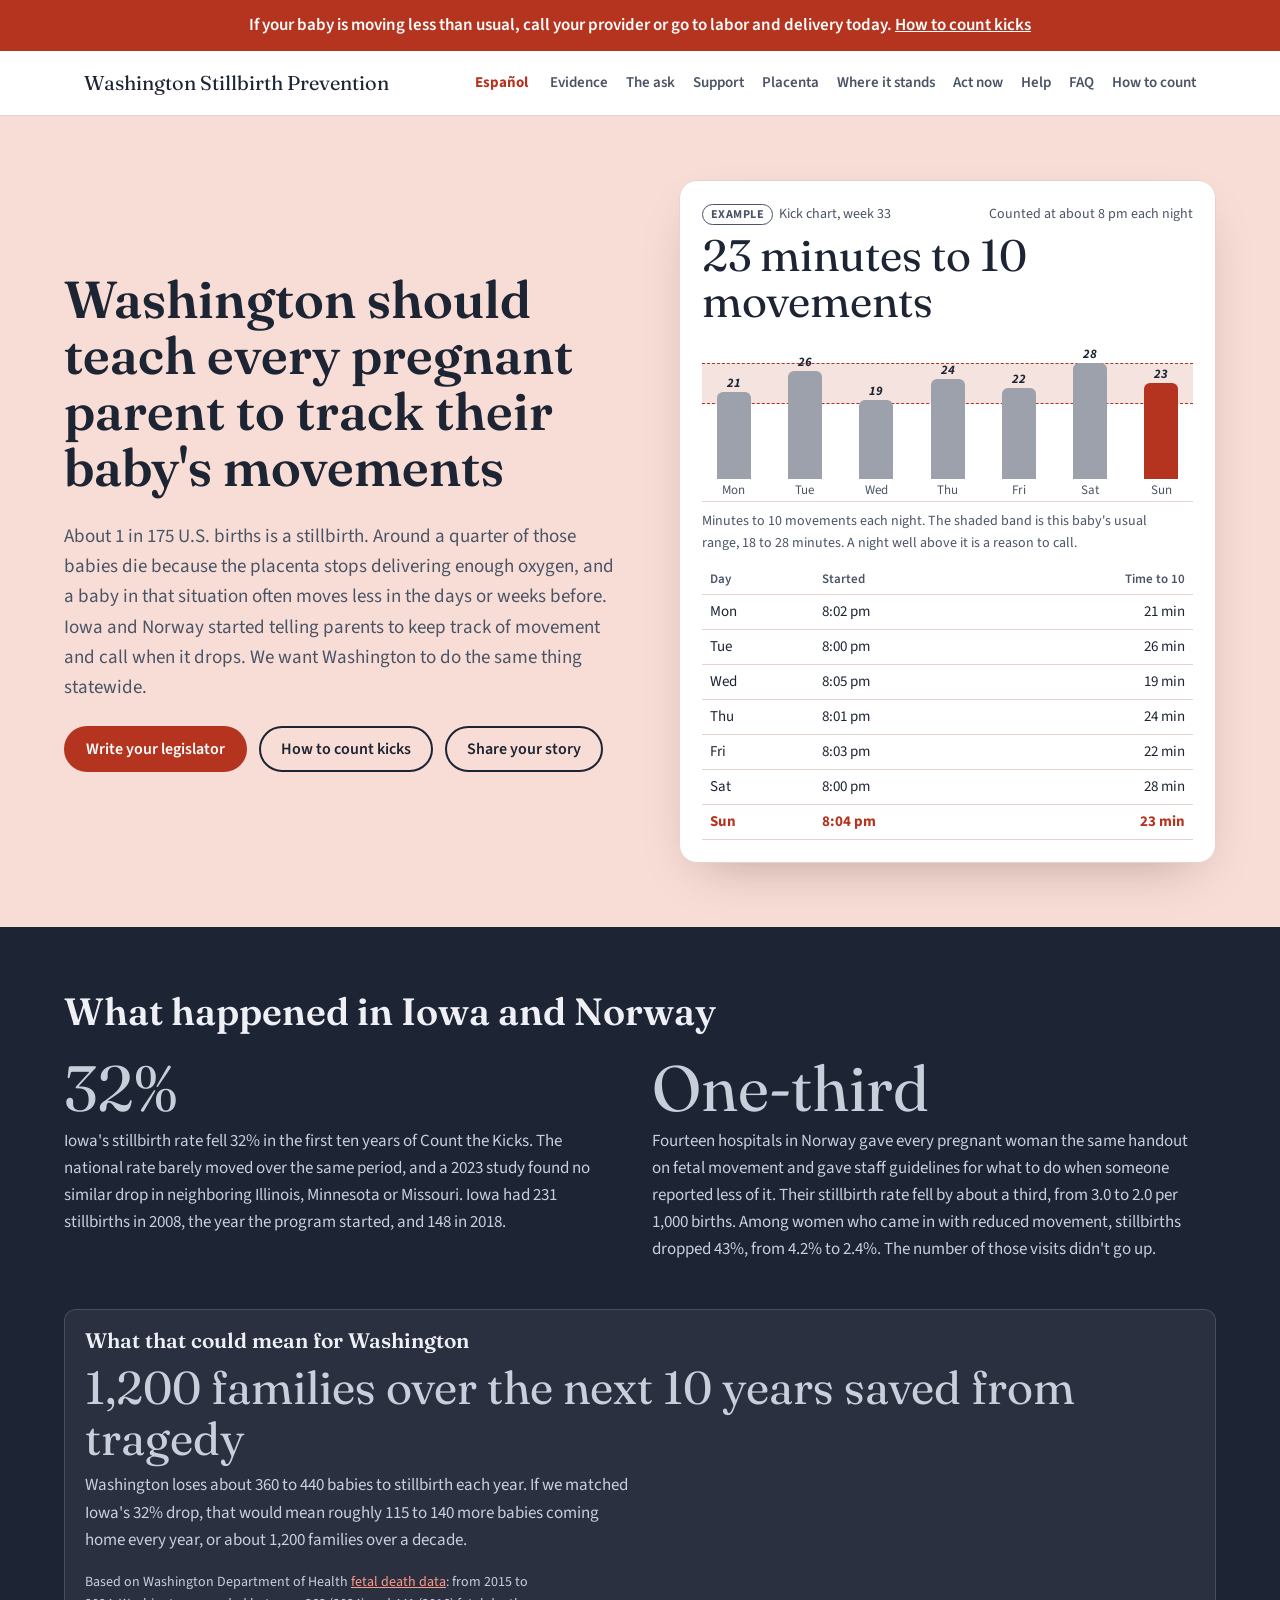
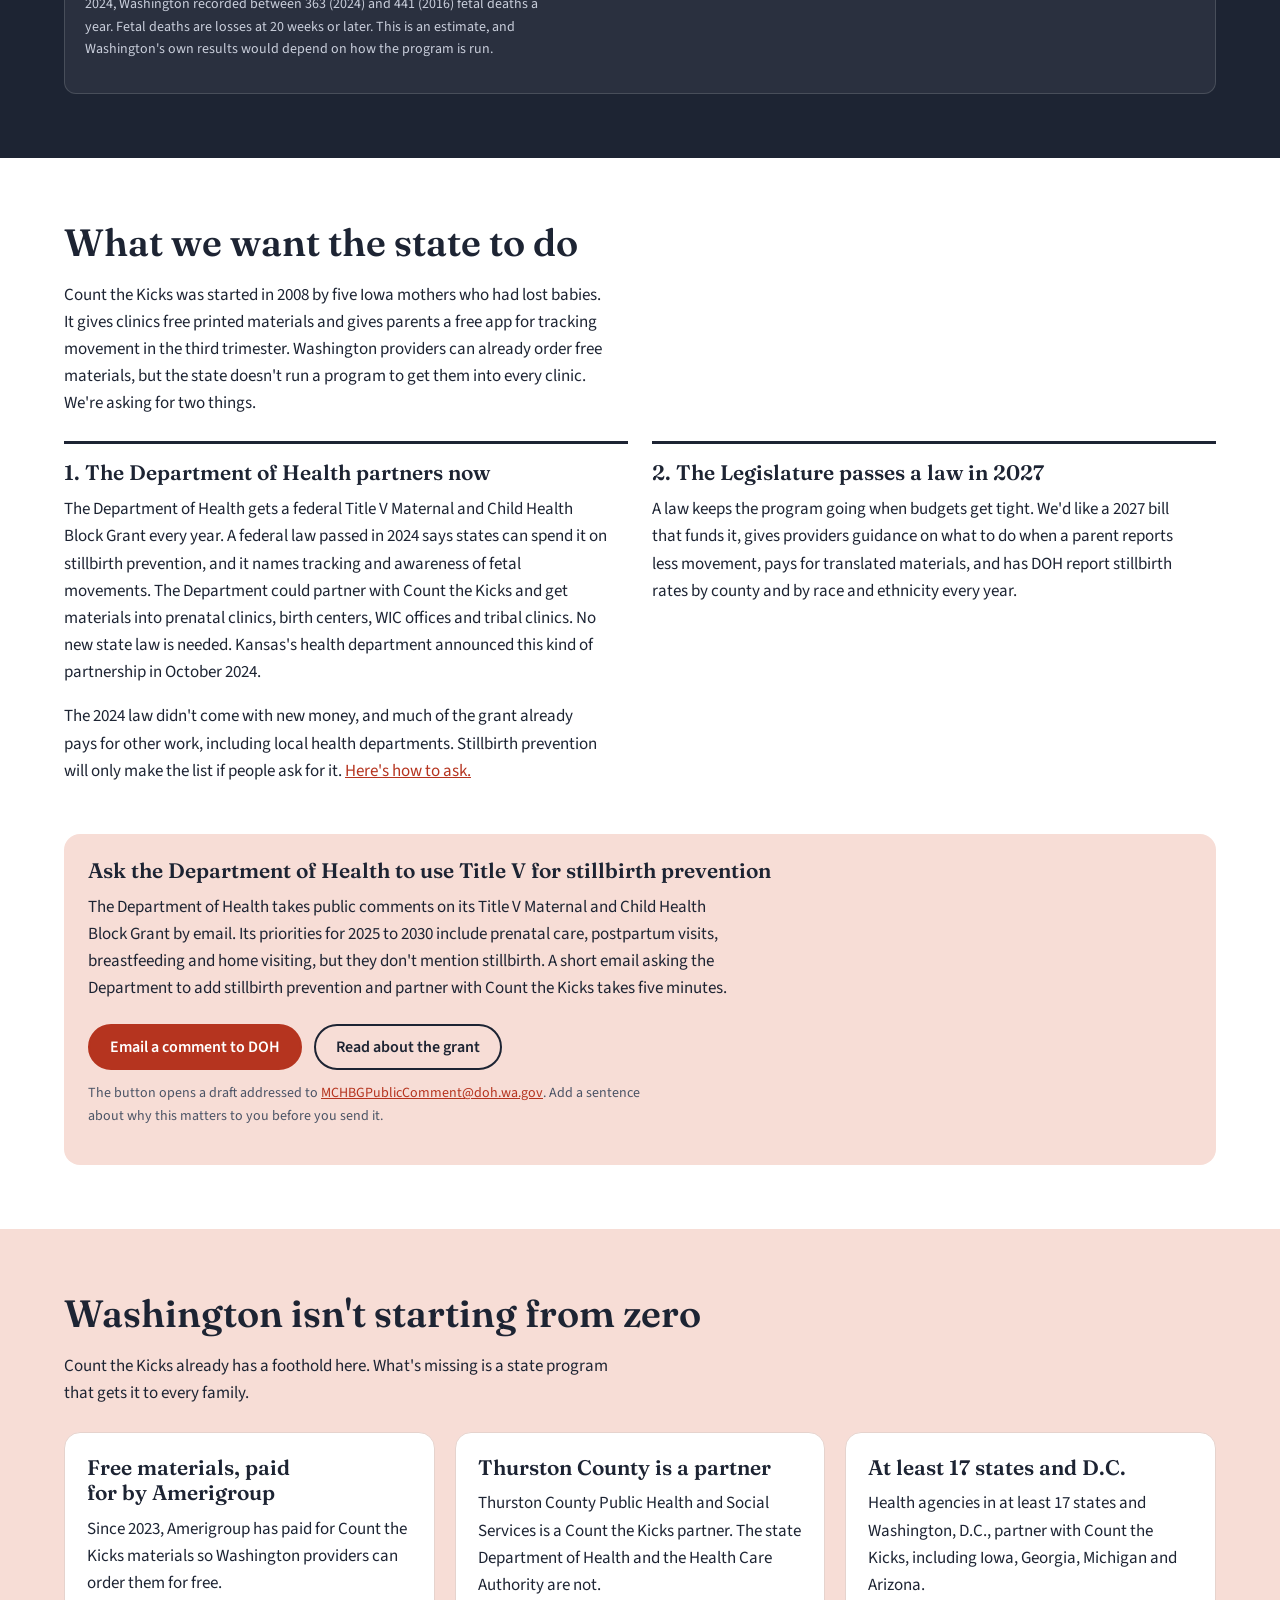
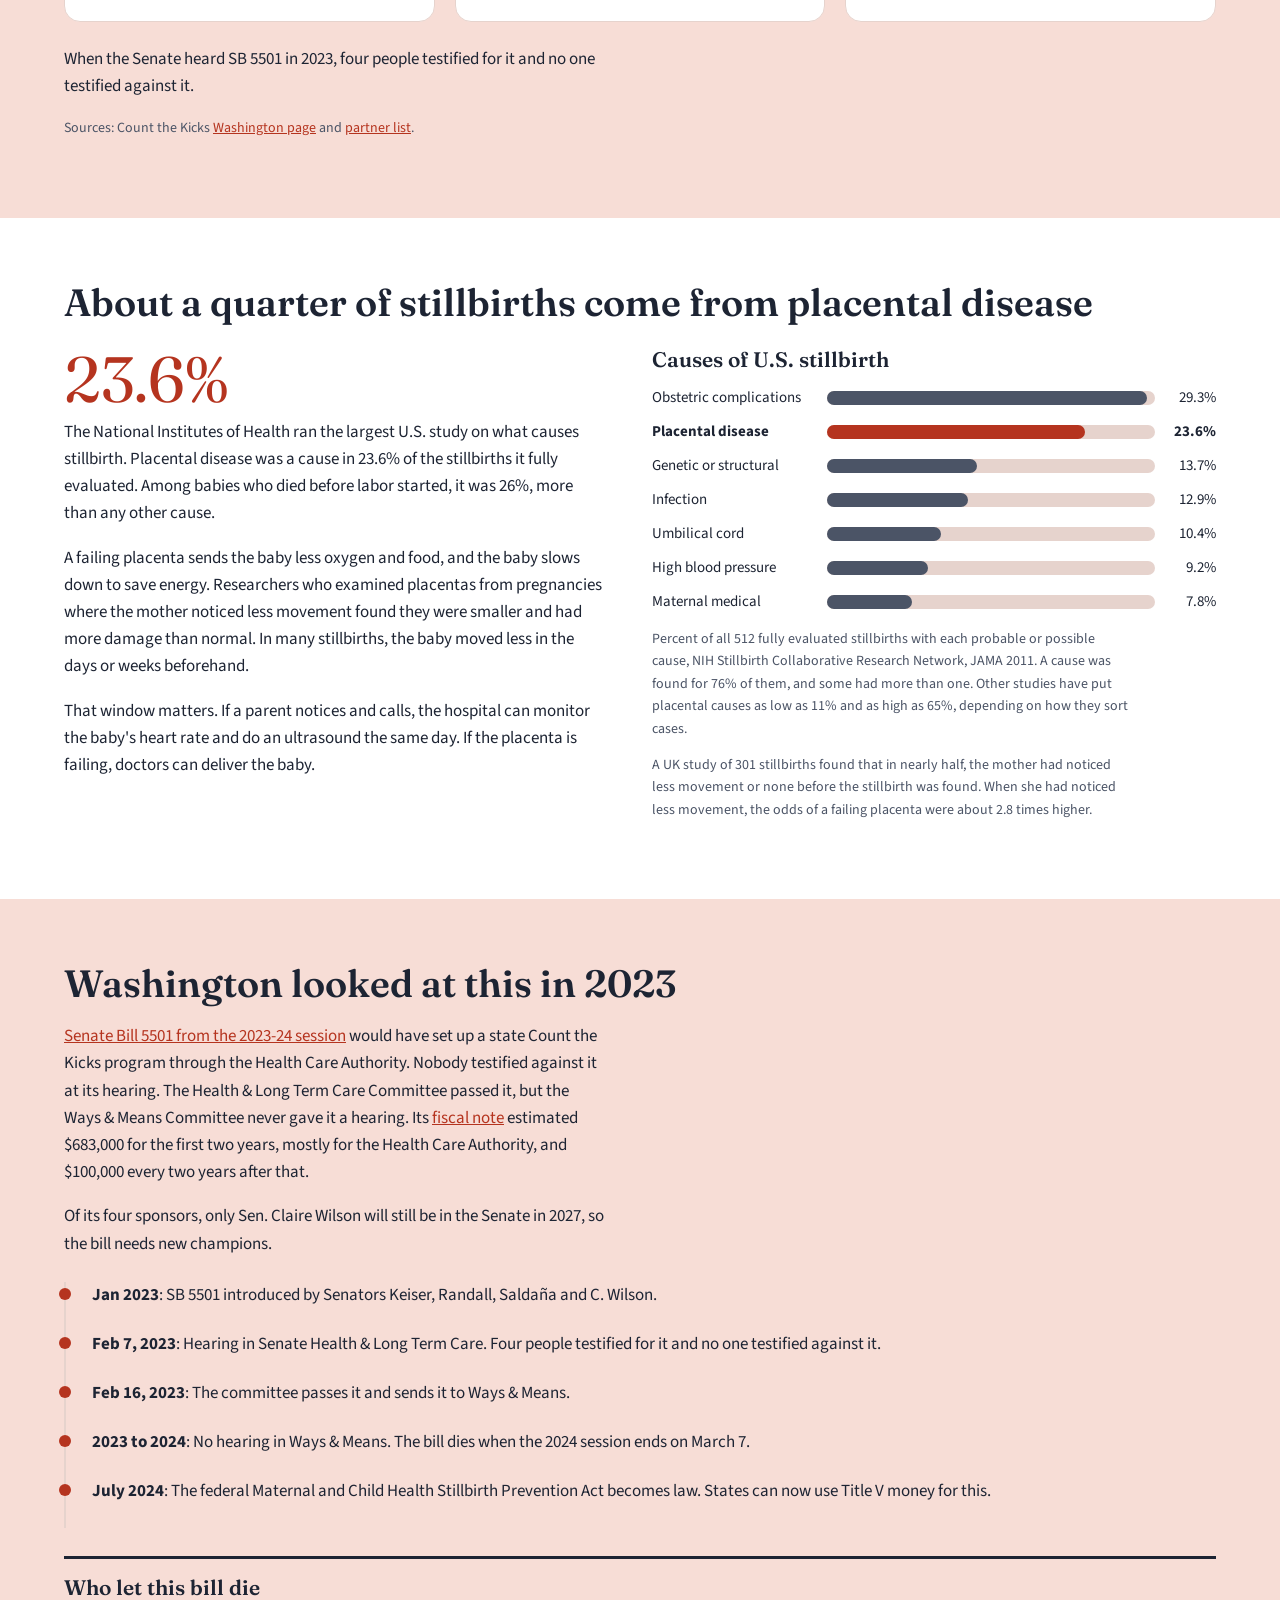
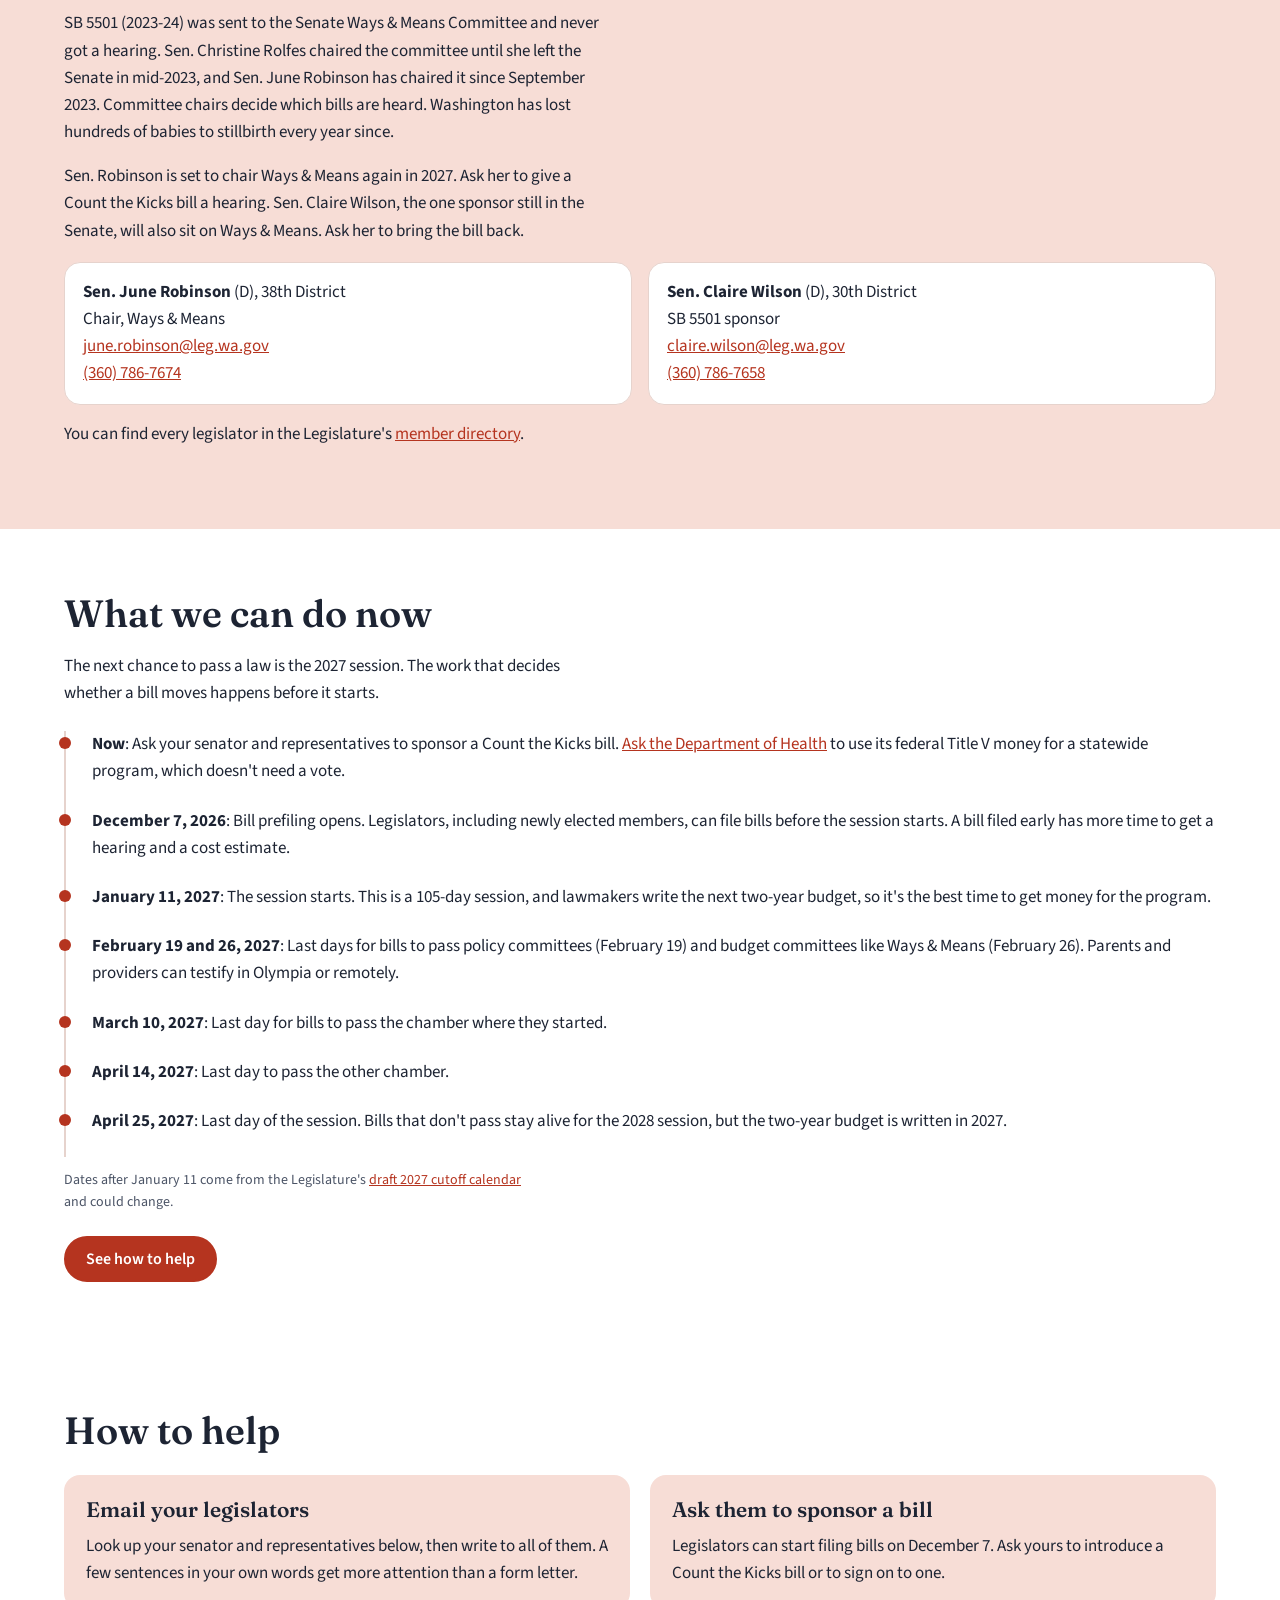
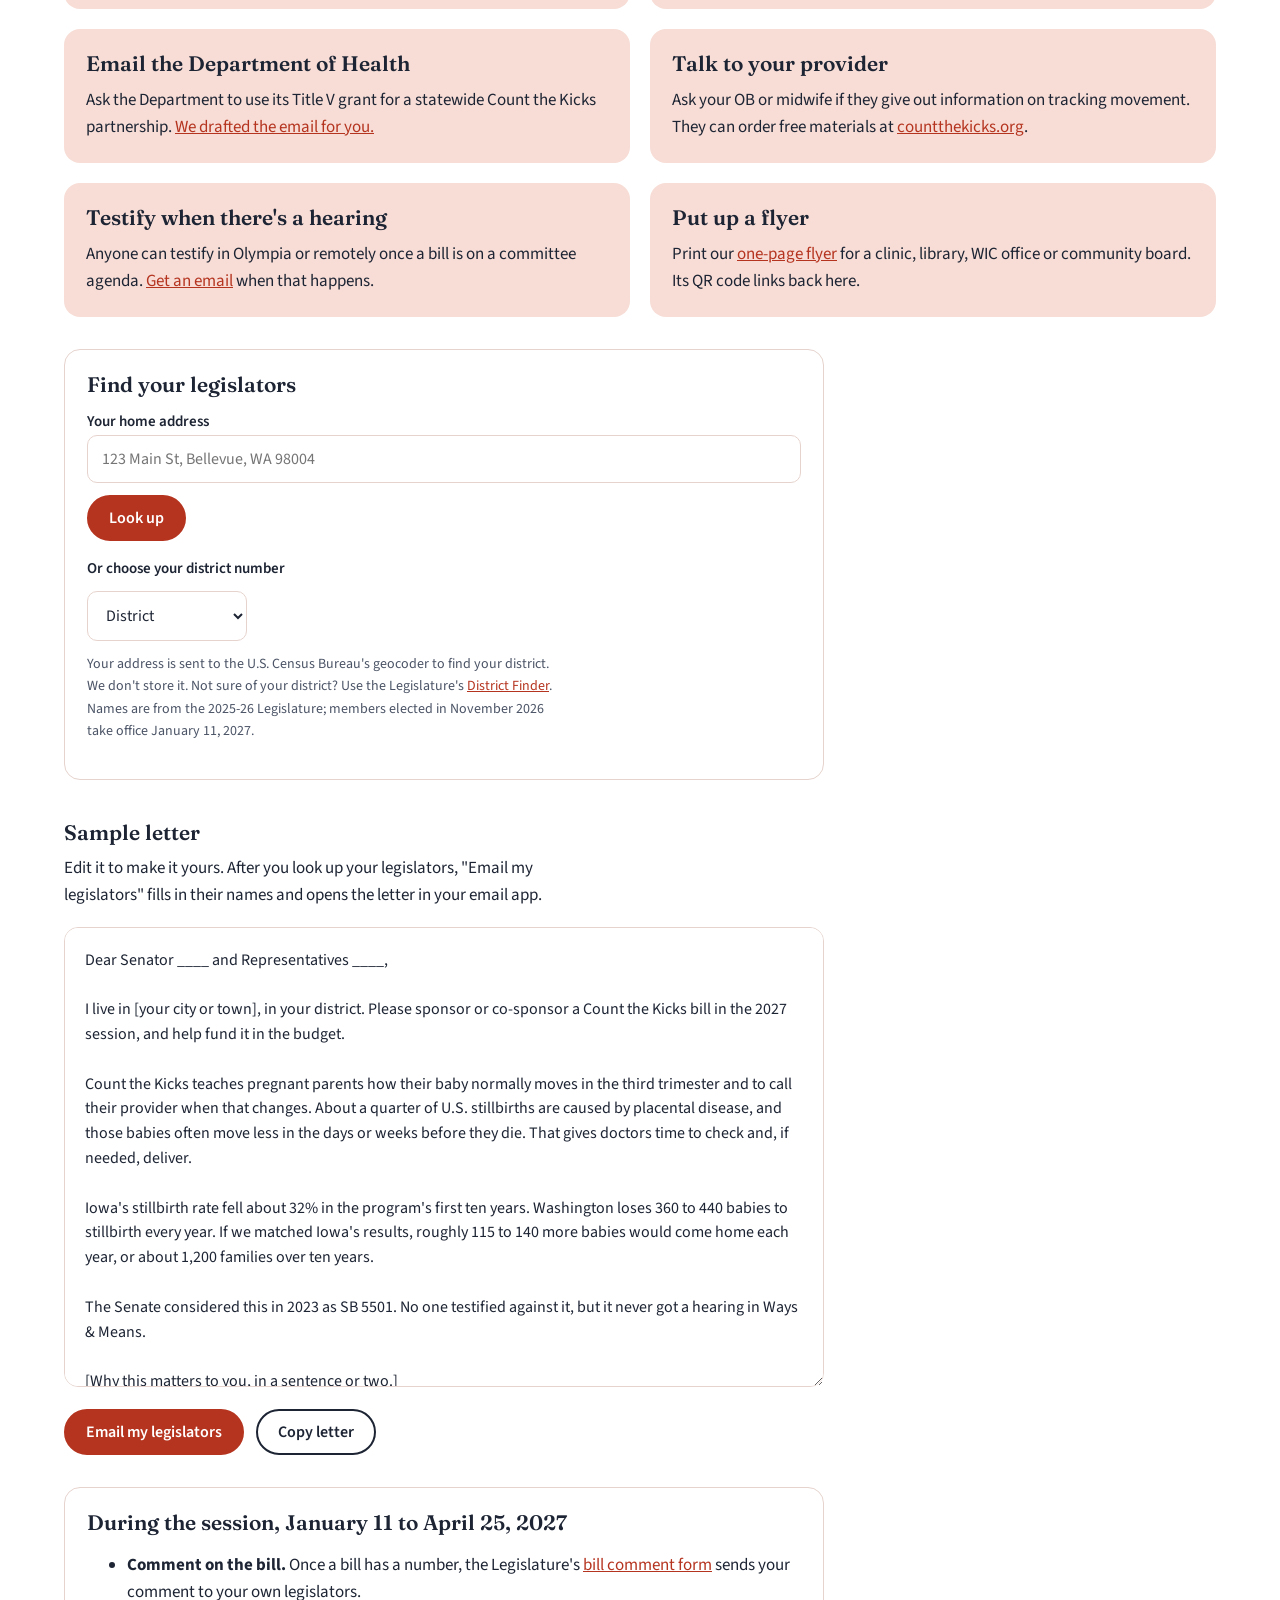
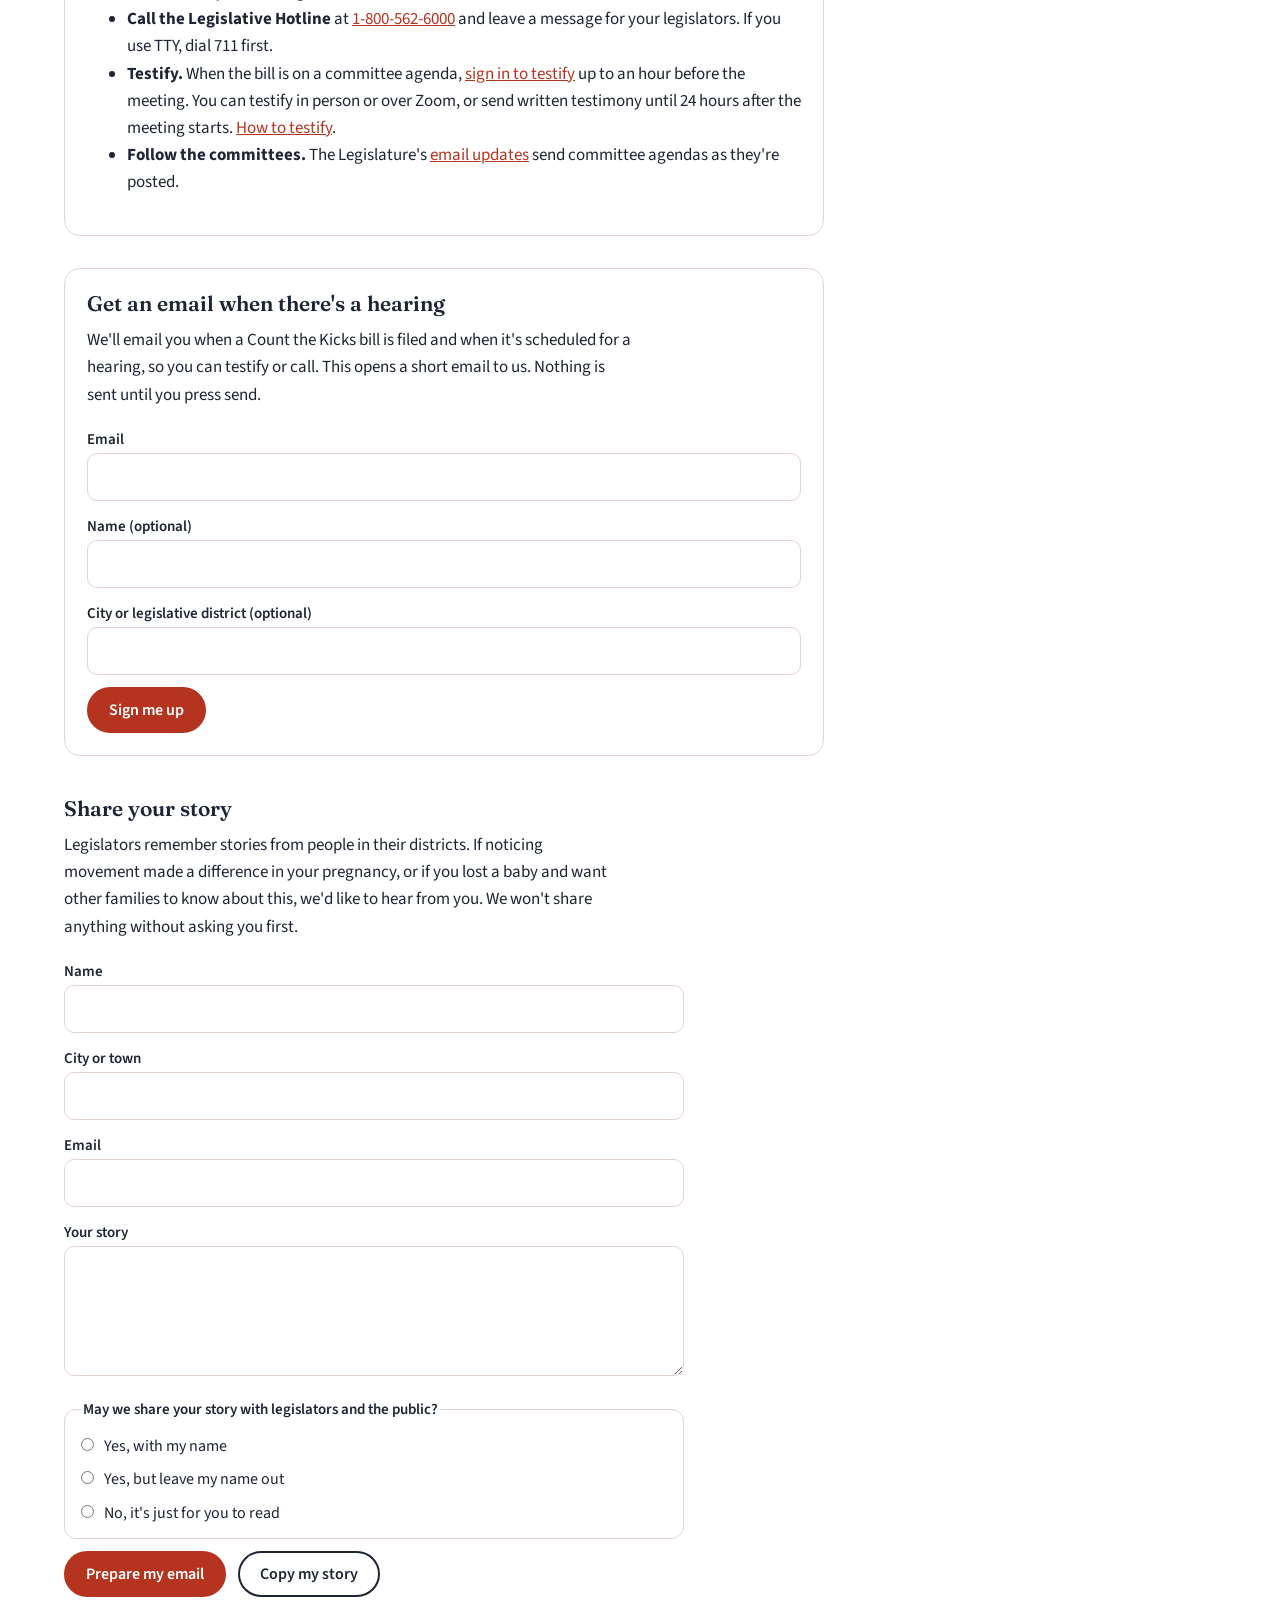
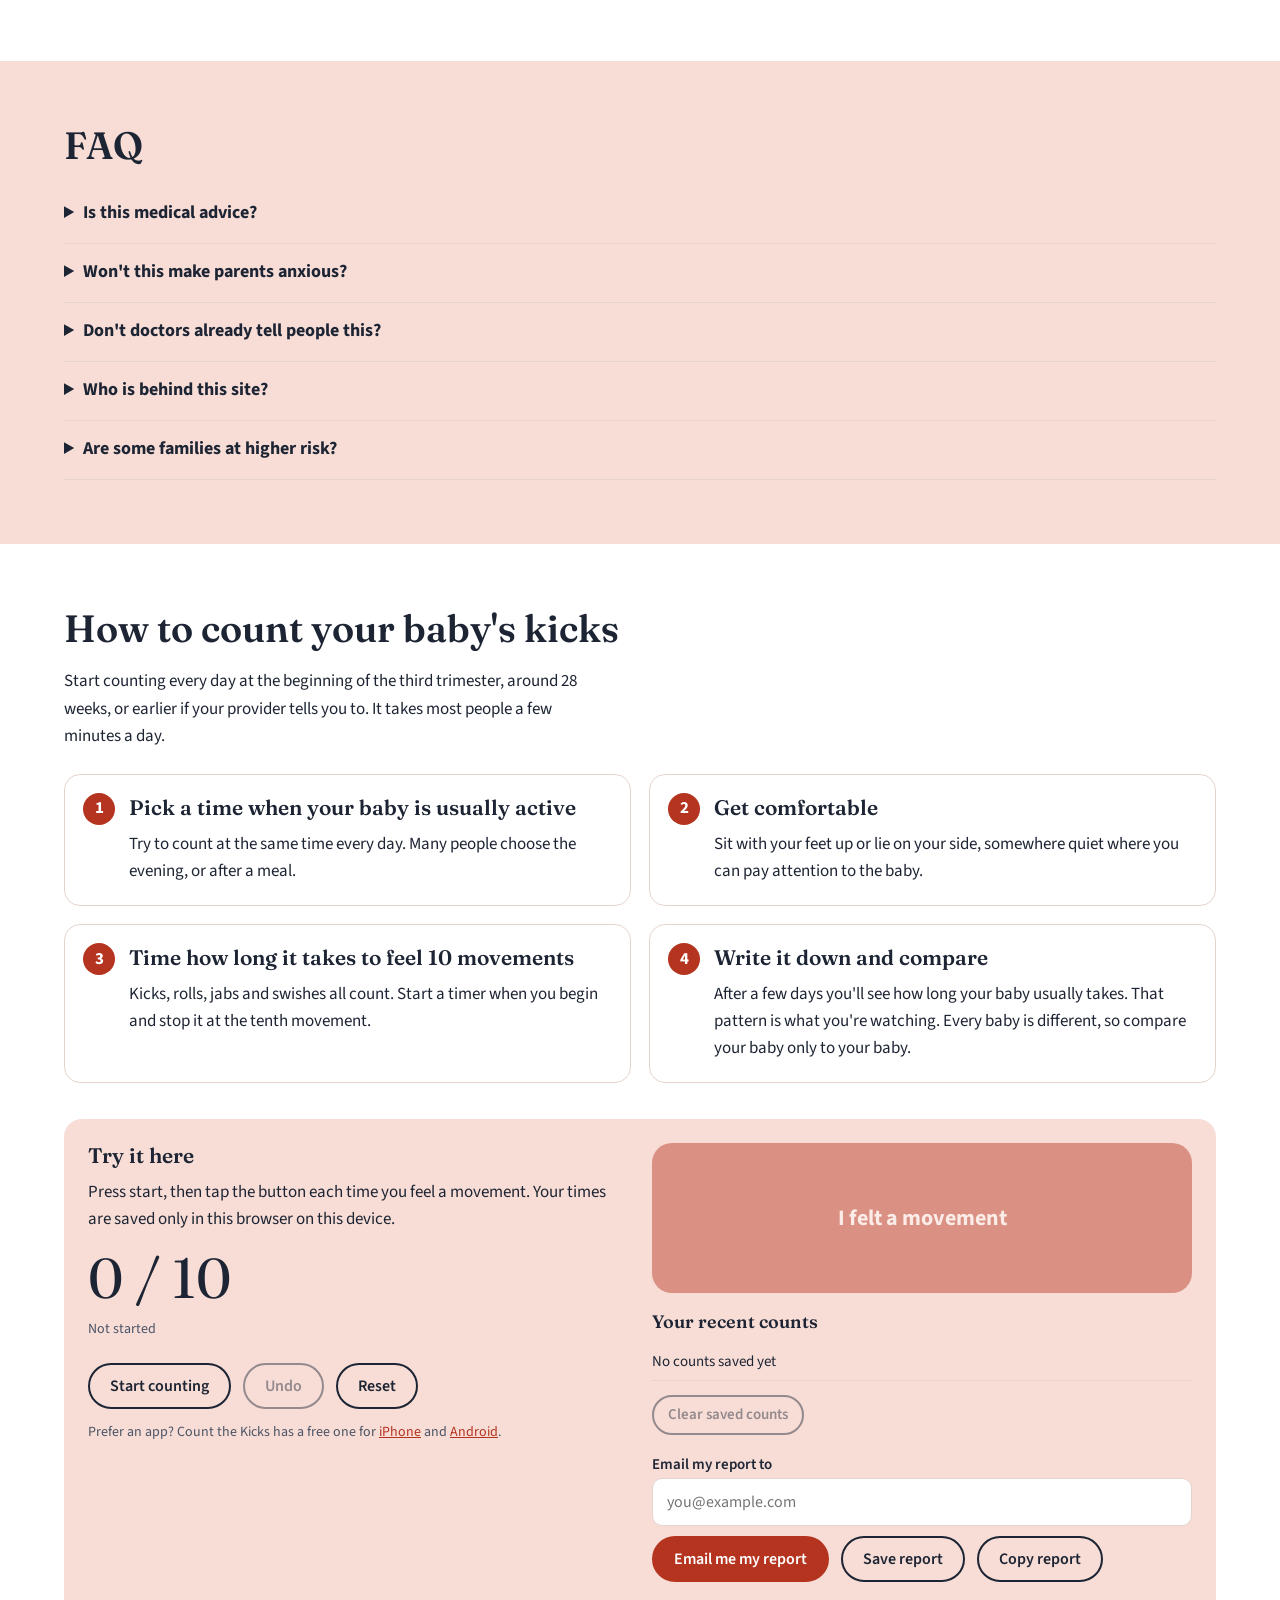
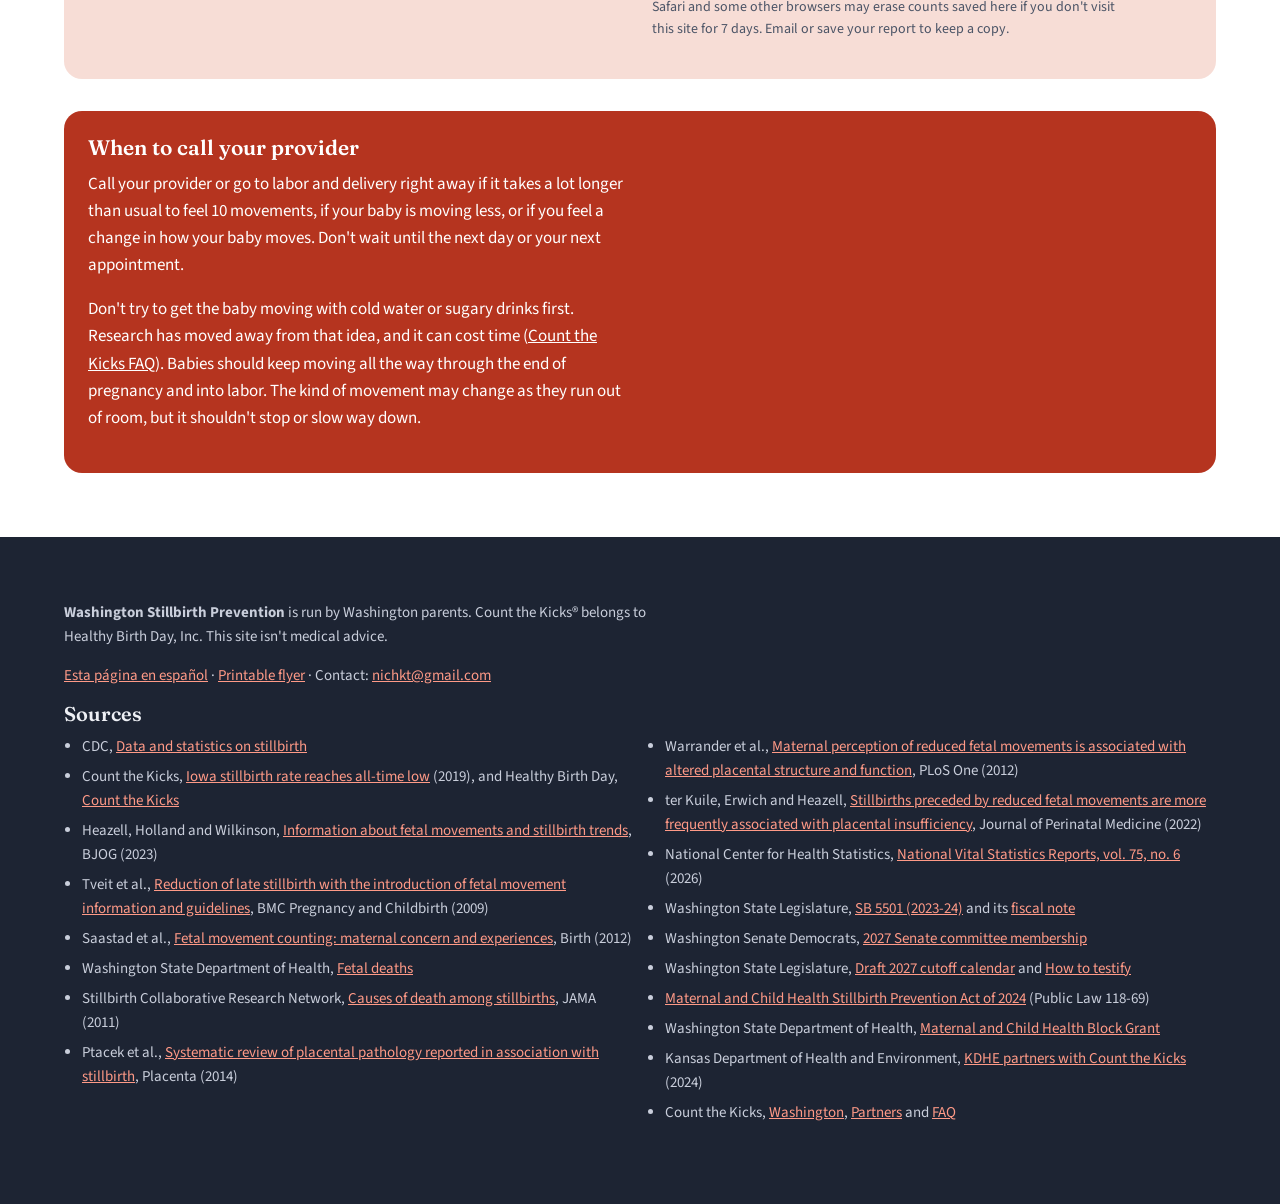
<file: index.html>
<!DOCTYPE html>
<html lang="en">
<head>
<meta charset="utf-8">
<meta name="viewport" content="width=device-width,initial-scale=1">
<title>Washington Stillbirth Prevention</title>
<meta name="description" content="A citizen campaign asking Washington State to launch a statewide fetal movement awareness program modeled on Count the Kicks.">
<link rel="canonical" href="https://washingtonstillbirthprevention.org/">
<link rel="alternate" hreflang="en" href="https://washingtonstillbirthprevention.org/">
<link rel="alternate" hreflang="es" href="https://washingtonstillbirthprevention.org/es/">
<link rel="alternate" hreflang="x-default" href="https://washingtonstillbirthprevention.org/">
<meta property="og:type" content="website">
<meta property="og:site_name" content="Washington Stillbirth Prevention">
<meta property="og:title" content="Washington should teach every pregnant parent to track their baby's movements">
<meta property="og:description" content="Iowa's stillbirth rate fell 32% in the first ten years of Count the Kicks. Ask Washington to bring it to every family.">
<meta property="og:url" content="https://washingtonstillbirthprevention.org/">
<meta property="og:image" content="https://washingtonstillbirthprevention.org/assets/share.png">
<meta property="og:image:width" content="1200">
<meta property="og:image:height" content="630">
<meta property="og:image:alt" content="Washington Stillbirth Prevention: teach every pregnant parent to track their baby's movements.">
<meta property="og:locale" content="en_US">
<meta property="og:locale:alternate" content="es_US">
<meta name="twitter:card" content="summary_large_image">
<meta name="theme-color" content="#b5341f">
<link rel="icon" href="favicon.ico" sizes="48x48">
<link rel="icon" href="favicon.svg" type="image/svg+xml">
<link rel="apple-touch-icon" href="apple-touch-icon.png">
<link rel="preconnect" href="https://fonts.googleapis.com">
<link rel="preconnect" href="https://fonts.gstatic.com" crossorigin>
<link href="https://fonts.googleapis.com/css2?family=Fraunces:opsz,wght@9..144,600&amp;family=Source+Sans+3:wght@400;600;700&amp;display=swap" rel="stylesheet">
<link rel="stylesheet" href="assets/site.css?v=2">
<script>document.documentElement.classList.add('js')</script>
<script src="assets/site.js?v=2" defer></script>
</head>
<body>
<a class="skip" href="#main">Skip to main content</a>

<section class="alert" aria-label="Health warning"><p>If your baby is moving less than usual, call your provider or go to labor and delivery today. <a href="#how">How to count kicks</a></p></section>

<nav aria-label="Main"><div class="wrap">
<a class="brand" href="#top">Washington Stillbirth Prevention</a>
<a class="lang" href="es/" hreflang="es" lang="es">Español</a>
<button class="menu" id="menu" type="button" aria-expanded="false" aria-controls="links"><span class="bars-i" aria-hidden="true"></span>Menu</button>
<div class="links" id="links">
<a href="#evidence">Evidence</a><a href="#ask">The ask</a><a href="#support">Support</a><a href="#placenta">Placenta</a><a href="#status">Where it stands</a><a href="#now">Act now</a><a href="#help">Help</a><a href="#faq">FAQ</a><a href="#how">How to count</a>
</div></div></nav>

<main id="main" tabindex="-1">
<section class="hero blush band" id="top" aria-labelledby="h-top"><div class="wrap">
<div>
<h1 id="h-top">Washington should teach every pregnant parent to track their baby's movements</h1>
<p class="lede">About 1 in 175 U.S. births is a stillbirth. Around a quarter of those babies die because the placenta stops delivering enough oxygen, and a baby in that situation often moves less in the days or weeks before. Iowa and Norway started telling parents to keep track of movement and call when it drops. We want Washington to do the same thing statewide.</p>
<div class="btns"><a class="btn main" href="#help">Write your legislator</a><a class="btn" href="#how">How to count kicks</a><a class="btn" href="#story">Share your story</a></div>
</div>
<figure class="chart">
<figcaption class="top"><span><span class="tag">Example</span>Kick chart, week 33</span><span>Counted at about 8 pm each night</span></figcaption>
<p class="big">23 minutes to 10 movements</p>
<div class="wk" id="wk" aria-hidden="true"></div>
<p class="note" style="margin:8px 0 0">Minutes to 10 movements each night. The shaded band is this baby's usual range, 18 to 28 minutes. A night well above it is a reason to call.</p>
<table class="kc">
<caption class="sr-only">An example week of kick counts</caption>
<thead><tr><th scope="col">Day</th><th scope="col">Started</th><th scope="col">Time to 10</th></tr></thead>
<tbody id="week">
<tr data-min="21"><td>Mon</td><td>8:02 pm</td><td>21 min</td></tr>
<tr data-min="26"><td>Tue</td><td>8:00 pm</td><td>26 min</td></tr>
<tr data-min="19"><td>Wed</td><td>8:05 pm</td><td>19 min</td></tr>
<tr data-min="24"><td>Thu</td><td>8:01 pm</td><td>24 min</td></tr>
<tr data-min="22"><td>Fri</td><td>8:03 pm</td><td>22 min</td></tr>
<tr data-min="28"><td>Sat</td><td>8:00 pm</td><td>28 min</td></tr>
<tr data-min="23" class="today"><td>Sun</td><td>8:04 pm</td><td>23 min</td></tr>
</tbody></table>
</figure>
</div></section>

<section class="band deep" id="evidence" aria-labelledby="h-evidence"><div class="wrap">
<h2 id="h-evidence">What happened in Iowa and Norway</h2>
<div class="grid2">
<div><p class="stat">32%</p><p>Iowa's stillbirth rate fell 32% in the first ten years of Count the Kicks. The national rate barely moved over the same period, and a 2023 study found no similar drop in neighboring Illinois, Minnesota or Missouri. Iowa had 231 stillbirths in 2008, the year the program started, and 148 in 2018.</p></div>
<div><p class="stat">One-third</p><p>Fourteen hospitals in Norway gave every pregnant woman the same handout on fetal movement and gave staff guidelines for what to do when someone reported less of it. Their stillbirth rate fell by about a third, from 3.0 to 2.0 per 1,000 births. Among women who came in with reduced movement, stillbirths dropped 43%, from 4.2% to 2.4%. The number of those visits didn't go up.</p></div>
</div>
<div class="caveat">
<h3>What that could mean for Washington</h3>
<p class="stat mid">1,200 families over the next 10 years saved from tragedy</p>
<p>Washington loses about 360 to 440 babies to stillbirth each year. If we matched Iowa's 32% drop, that would mean roughly 115 to 140 more babies coming home every year, or about 1,200 families over a decade.</p>
<p class="small">Based on Washington Department of Health <a href="https://doh.wa.gov/data-and-statistical-reports/washington-tracking-network-wtn/fetal-and-infant-death-data/fetal-deaths">fetal death data</a>: from 2015 to 2024, Washington recorded between 363 (2024) and 441 (2016) fetal deaths a year. Fetal deaths are losses at 20 weeks or later. This is an estimate, and Washington's own results would depend on how the program is run.</p>
</div>
</div></section>

<section class="band" id="ask" aria-labelledby="h-ask"><div class="wrap">
<h2 id="h-ask">What we want the state to do</h2>
<p>Count the Kicks was started in 2008 by five Iowa mothers who had lost babies. It gives clinics free printed materials and gives parents a free app for tracking movement in the third trimester. Washington providers can already order free materials, but the state doesn't run a program to get them into every clinic. We're asking for two things.</p>
<div class="grid2">
<div class="panel"><h3>1. The Department of Health partners now</h3>
<p>The Department of Health gets a federal Title V Maternal and Child Health Block Grant every year. A federal law passed in 2024 says states can spend it on stillbirth prevention, and it names tracking and awareness of fetal movements. The Department could partner with Count the Kicks and get materials into prenatal clinics, birth centers, WIC offices and tribal clinics. No new state law is needed. Kansas's health department announced this kind of partnership in October 2024.</p>
<p>The 2024 law didn't come with new money, and much of the grant already pays for other work, including local health departments. Stillbirth prevention will only make the list if people ask for it. <a href="#titlev">Here's how to ask.</a></p></div>
<div class="panel"><h3>2. The Legislature passes a law in 2027</h3>
<p>A law keeps the program going when budgets get tight. We'd like a 2027 bill that funds it, gives providers guidance on what to do when a parent reports less movement, pays for translated materials, and has DOH report stillbirth rates by county and by race and ethnicity every year.</p></div>
</div>
<div class="titlev" id="titlev">
<h3>Ask the Department of Health to use Title V for stillbirth prevention</h3>
<p>The Department of Health takes public comments on its Title V Maternal and Child Health Block Grant by email. Its priorities for 2025 to 2030 include prenatal care, postpartum visits, breastfeeding and home visiting, but they don't mention stillbirth. A short email asking the Department to add stillbirth prevention and partner with Count the Kicks takes five minutes.</p>
<div class="btns"><a class="btn main" id="tvmail" href="mailto:MCHBGPublicComment@doh.wa.gov?subject=Title%20V%20comment%3A%20stillbirth%20prevention">Email a comment to DOH</a><a class="btn" href="https://doh.wa.gov/public-health-provider-resources/public-health-system-resources-and-services/local-health-resources-and-tools/maternal-and-child-health-block-grant">Read about the grant</a></div>
<p class="note">The button opens a draft addressed to <a href="mailto:MCHBGPublicComment@doh.wa.gov">MCHBGPublicComment@doh.wa.gov</a>. Add a sentence about why this matters to you before you send it.</p>
</div>
</div></section>

<section class="band blush" id="support" aria-labelledby="h-support"><div class="wrap">
<h2 id="h-support">Washington isn't starting from zero</h2>
<p>Count the Kicks already has a foothold here. What's missing is a state program that gets it to every family.</p>
<div class="grid3">
<div class="card"><h3>Free materials, paid for by Amerigroup</h3><p>Since 2023, Amerigroup has paid for Count the Kicks materials so Washington providers can order them for free.</p></div>
<div class="card"><h3>Thurston County is a partner</h3><p>Thurston County Public Health and Social Services is a Count the Kicks partner. The state Department of Health and the Health Care Authority are not.</p></div>
<div class="card"><h3>At least 17 states and D.C.</h3><p>Health agencies in at least 17 states and Washington, D.C., partner with Count the Kicks, including Iowa, Georgia, Michigan and Arizona.</p></div>
</div>
<p style="margin-top:24px">When the Senate heard SB 5501 in 2023, four people testified for it and no one testified against it.</p>
<p class="note">Sources: Count the Kicks <a href="https://countthekicks.org/statistics/wa/">Washington page</a> and <a href="https://countthekicks.org/about-us/partners/">partner list</a>.</p>
</div></section>

<section class="band" id="placenta" aria-labelledby="h-placenta"><div class="wrap">
<h2 id="h-placenta">About a quarter of stillbirths come from placental disease</h2>
<div class="grid2">
<div>
<p class="stat coral">23.6%</p>
<p>The National Institutes of Health ran the largest U.S. study on what causes stillbirth. Placental disease was a cause in 23.6% of the stillbirths it fully evaluated. Among babies who died before labor started, it was 26%, more than any other cause.</p>
<p>A failing placenta sends the baby less oxygen and food, and the baby slows down to save energy. Researchers who examined placentas from pregnancies where the mother noticed less movement found they were smaller and had more damage than normal. In many stillbirths, the baby moved less in the days or weeks beforehand.</p>
<p>That window matters. If a parent notices and calls, the hospital can monitor the baby's heart rate and do an ultrasound the same day. If the placenta is failing, doctors can deliver the baby.</p>
</div>
<div>
<h3 id="h-causes">Causes of U.S. stillbirth</h3>
<ul class="bars" role="list" aria-labelledby="h-causes">
<li class="bar"><span>Obstetric complications</span><span class="t" aria-hidden="true"><i style="width:97.67%"></i></span><span class="v">29.3%</span></li>
<li class="bar hi"><span>Placental disease</span><span class="t" aria-hidden="true"><i style="width:78.67%"></i></span><span class="v">23.6%</span></li>
<li class="bar"><span>Genetic or structural</span><span class="t" aria-hidden="true"><i style="width:45.67%"></i></span><span class="v">13.7%</span></li>
<li class="bar"><span>Infection</span><span class="t" aria-hidden="true"><i style="width:43%"></i></span><span class="v">12.9%</span></li>
<li class="bar"><span>Umbilical cord</span><span class="t" aria-hidden="true"><i style="width:34.67%"></i></span><span class="v">10.4%</span></li>
<li class="bar"><span>High blood pressure</span><span class="t" aria-hidden="true"><i style="width:30.67%"></i></span><span class="v">9.2%</span></li>
<li class="bar"><span>Maternal medical</span><span class="t" aria-hidden="true"><i style="width:26%"></i></span><span class="v">7.8%</span></li>
</ul>
<p class="note">Percent of all 512 fully evaluated stillbirths with each probable or possible cause, NIH Stillbirth Collaborative Research Network, JAMA 2011. A cause was found for 76% of them, and some had more than one. Other studies have put placental causes as low as 11% and as high as 65%, depending on how they sort cases.</p>
<p class="note">A UK study of 301 stillbirths found that in nearly half, the mother had noticed less movement or none before the stillbirth was found. When she had noticed less movement, the odds of a failing placenta were about 2.8 times higher.</p>
</div>
</div>
</div></section>

<section class="band blush" id="status" aria-labelledby="h-status"><div class="wrap">
<h2 id="h-status">Washington looked at this in 2023</h2>
<p><a href="https://app.leg.wa.gov/billsummary?BillNumber=5501&amp;Year=2023&amp;Initiative=false">Senate Bill 5501 from the 2023-24 session</a> would have set up a state Count the Kicks program through the Health Care Authority. Nobody testified against it at its hearing. The Health &amp; Long Term Care Committee passed it, but the Ways &amp; Means Committee never gave it a hearing. Its <a href="https://fnspublic.ofm.wa.gov/FNSPublicSearch/GetPDF?packageID=66594">fiscal note</a> estimated $683,000 for the first two years, mostly for the Health Care Authority, and $100,000 every two years after that.</p>
<p>Of its four sponsors, only Sen. Claire Wilson will still be in the Senate in 2027, so the bill needs new champions.</p>
<ol class="time">
<li><span class="d">Jan 2023</span>: SB 5501 introduced by Senators Keiser, Randall, Saldaña and C. Wilson.</li>
<li><span class="d">Feb 7, 2023</span>: Hearing in Senate Health &amp; Long Term Care. Four people testified for it and no one testified against it.</li>
<li><span class="d">Feb 16, 2023</span>: The committee passes it and sends it to Ways &amp; Means.</li>
<li><span class="d">2023 to 2024</span>: No hearing in Ways &amp; Means. The bill dies when the 2024 session ends on March 7.</li>
<li><span class="d">July 2024</span>: The federal Maternal and Child Health Stillbirth Prevention Act becomes law. States can now use Title V money for this.</li>
</ol>
<div class="panel" style="margin-top:28px">
<h3>Who let this bill die</h3>
<p>SB 5501 (2023-24) was sent to the Senate Ways &amp; Means Committee and never got a hearing. Sen. Christine Rolfes chaired the committee until she left the Senate in mid-2023, and Sen. June Robinson has chaired it since September 2023. Committee chairs decide which bills are heard. Washington has lost hundreds of babies to stillbirth every year since.</p>
<p>Sen. Robinson is set to chair Ways &amp; Means again in 2027. Ask her to give a Count the Kicks bill a hearing. Sen. Claire Wilson, the one sponsor still in the Senate, will also sit on Ways &amp; Means. Ask her to bring the bill back.</p>
<div class="contacts">
<div class="card"><p><b>Sen. June Robinson</b> (D), 38th District<br>Chair, Ways &amp; Means<br><a href="mailto:june.robinson@leg.wa.gov">june.robinson@leg.wa.gov</a><br><a href="tel:+13607867674">(360) 786-7674</a></p></div>
<div class="card"><p><b>Sen. Claire Wilson</b> (D), 30th District<br>SB 5501 sponsor<br><a href="mailto:claire.wilson@leg.wa.gov">claire.wilson@leg.wa.gov</a><br><a href="tel:+13607867658">(360) 786-7658</a></p></div>
</div>
<p>You can find every legislator in the Legislature's <a href="https://leg.wa.gov/legislators/">member directory</a>.</p>
</div>
</div></section>

<section class="band" id="now" aria-labelledby="h-now"><div class="wrap">
<h2 id="h-now">What we can do now</h2>
<p>The next chance to pass a law is the 2027 session. The work that decides whether a bill moves happens before it starts.</p>
<ol class="time">
<li><span class="d">Now</span>: Ask your senator and representatives to sponsor a Count the Kicks bill. <a href="#titlev">Ask the Department of Health</a> to use its federal Title V money for a statewide program, which doesn't need a vote.</li>
<li><span class="d">December 7, 2026</span>: Bill prefiling opens. Legislators, including newly elected members, can file bills before the session starts. A bill filed early has more time to get a hearing and a cost estimate.</li>
<li><span class="d">January 11, 2027</span>: The session starts. This is a 105-day session, and lawmakers write the next two-year budget, so it's the best time to get money for the program.</li>
<li><span class="d">February 19 and 26, 2027</span>: Last days for bills to pass policy committees (February 19) and budget committees like Ways &amp; Means (February 26). Parents and providers can testify in Olympia or remotely.</li>
<li><span class="d">March 10, 2027</span>: Last day for bills to pass the chamber where they started.</li>
<li><span class="d">April 14, 2027</span>: Last day to pass the other chamber.</li>
<li><span class="d">April 25, 2027</span>: Last day of the session. Bills that don't pass stay alive for the 2028 session, but the two-year budget is written in 2027.</li>
</ol>
<p class="note">Dates after January 11 come from the Legislature's <a href="https://leg.wa.gov/media/zbwkvfyi/draft-2027-cutoff-calendar-draft.pdf">draft 2027 cutoff calendar</a> and could change.</p>
<div class="btns"><a class="btn main" href="#help">See how to help</a></div>
</div></section>

<section class="band" id="help" aria-labelledby="h-help"><div class="wrap">
<h2 id="h-help">How to help</h2>
<div class="steps">
<div class="step"><h3>Email your legislators</h3><p>Look up your senator and representatives below, then write to all of them. A few sentences in your own words get more attention than a form letter.</p></div>
<div class="step"><h3>Ask them to sponsor a bill</h3><p>Legislators can start filing bills on December 7. Ask yours to introduce a Count the Kicks bill or to sign on to one.</p></div>
<div class="step"><h3>Email the Department of Health</h3><p>Ask the Department to use its Title V grant for a statewide Count the Kicks partnership. <a href="#titlev">We drafted the email for you.</a></p></div>
<div class="step"><h3>Talk to your provider</h3><p>Ask your OB or midwife if they give out information on tracking movement. They can order free materials at <a href="https://countthekicks.org/order-materials/">countthekicks.org</a>.</p></div>
<div class="step"><h3>Testify when there's a hearing</h3><p>Anyone can testify in Olympia or remotely once a bill is on a committee agenda. <a href="#alerts">Get an email</a> when that happens.</p></div>
<div class="step"><h3>Put up a flyer</h3><p>Print our <a href="flyer.html">one-page flyer</a> for a clinic, library, WIC office or community board. Its QR code links back here.</p></div>
</div>

<div class="box" id="lookup">
<h3>Find your legislators</h3>
<form id="lform">
<div><label for="addr">Your home address</label><input id="addr" autocomplete="street-address" placeholder="123 Main St, Bellevue, WA 98004" required></div>
<div><button class="btn main" type="submit">Look up</button></div>
</form>
<div class="row"><label for="dsel">Or choose your district number</label><select id="dsel"><option value="">District</option><option>1</option><option>2</option><option>3</option><option>4</option><option>5</option><option>6</option><option>7</option><option>8</option><option>9</option><option>10</option><option>11</option><option>12</option><option>13</option><option>14</option><option>15</option><option>16</option><option>17</option><option>18</option><option>19</option><option>20</option><option>21</option><option>22</option><option>23</option><option>24</option><option>25</option><option>26</option><option>27</option><option>28</option><option>29</option><option>30</option><option>31</option><option>32</option><option>33</option><option>34</option><option>35</option><option>36</option><option>37</option><option>38</option><option>39</option><option>40</option><option>41</option><option>42</option><option>43</option><option>44</option><option>45</option><option>46</option><option>47</option><option>48</option><option>49</option></select></div>
<div id="lres" aria-live="polite"></div>
<p class="note">Your address is sent to the U.S. Census Bureau's geocoder to find your district. We don't store it. Not sure of your district? Use the Legislature's <a href="https://app.leg.wa.gov/districtfinder/">District Finder</a>. Names are from the 2025-26 Legislature; members elected in November 2026 take office January 11, 2027.</p>
</div>

<h3 class="gap" id="h-letter">Sample letter</h3>
<p>Edit it to make it yours. After you look up your legislators, "Email my legislators" fills in their names and opens the letter in your email app.</p>
<textarea class="letter" id="letter" aria-labelledby="h-letter">Dear Senator ____ and Representatives ____,

I live in [your city or town], in your district. Please sponsor or co-sponsor a Count the Kicks bill in the 2027 session, and help fund it in the budget.

Count the Kicks teaches pregnant parents how their baby normally moves in the third trimester and to call their provider when that changes. About a quarter of U.S. stillbirths are caused by placental disease, and those babies often move less in the days or weeks before they die. That gives doctors time to check and, if needed, deliver.

Iowa's stillbirth rate fell about 32% in the program's first ten years. Washington loses 360 to 440 babies to stillbirth every year. If we matched Iowa's results, roughly 115 to 140 more babies would come home each year, or about 1,200 families over ten years.

The Senate considered this in 2023 as SB 5501. No one testified against it, but it never got a hearing in Ways &amp; Means.

[Why this matters to you, in a sentence or two.]

Thank you,
[Your name]
[Your address]</textarea>
<div class="btns"><button class="btn main" id="lemail" type="button">Email my legislators</button><button class="btn" id="copy" type="button">Copy letter</button></div>
<p class="note" id="lmsg" aria-live="polite"></p>

<div class="box" id="session">
<h3>During the session, January 11 to April 25, 2027</h3>
<ul>
<li><b>Comment on the bill.</b> Once a bill has a number, the Legislature's <a href="https://leg.wa.gov/bills-meetings-and-session/bills/how-to-comment-on-a-bill/">bill comment form</a> sends your comment to your own legislators.</li>
<li><b>Call the Legislative Hotline</b> at <a href="tel:+18005626000">1-800-562-6000</a> and leave a message for your legislators. If you use TTY, dial 711 first.</li>
<li><b>Testify.</b> When the bill is on a committee agenda, <a href="https://app.leg.wa.gov/csi/">sign in to testify</a> up to an hour before the meeting. You can testify in person or over Zoom, or send written testimony until 24 hours after the meeting starts. <a href="https://leg.wa.gov/bills-meetings-and-session/session/how-to-testify-at-a-committee-meeting/">How to testify</a>.</li>
<li><b>Follow the committees.</b> The Legislature's <a href="https://public.govdelivery.com/accounts/WALEG/subscriber/new">email updates</a> send committee agendas as they're posted.</li>
</ul>
</div>

<div class="box" id="alerts">
<h3>Get an email when there's a hearing</h3>
<p>We'll email you when a Count the Kicks bill is filed and when it's scheduled for a hearing, so you can testify or call. This opens a short email to us. Nothing is sent until you press send.</p>
<form id="aform">
<div><label for="aem">Email</label><input id="aem" type="email" autocomplete="email" required></div>
<div><label for="anm">Name (optional)</label><input id="anm" autocomplete="name"></div>
<div><label for="atown">City or legislative district (optional)</label><input id="atown" autocomplete="address-level2"></div>
<div><button class="btn main" type="submit">Sign me up</button></div>
</form>
<div class="out" id="aout" aria-live="polite"></div>
</div>

<h3 class="gap" id="story">Share your story</h3>
<p>Legislators remember stories from people in their districts. If noticing movement made a difference in your pregnancy, or if you lost a baby and want other families to know about this, we'd like to hear from you. We won't share anything without asking you first.</p>
<form id="sform">
<div><label for="nm">Name</label><input id="nm" autocomplete="name" required></div>
<div><label for="town">City or town</label><input id="town" autocomplete="address-level2"></div>
<div><label for="em">Email</label><input id="em" type="email" autocomplete="email" required></div>
<div><label for="msg">Your story</label><textarea id="msg" required></textarea></div>
<fieldset><legend>May we share your story with legislators and the public?</legend>
<label><input type="radio" name="share" value="name" required>Yes, with my name</label>
<label><input type="radio" name="share" value="anon">Yes, but leave my name out</label>
<label><input type="radio" name="share" value="none">No, it's just for you to read</label>
</fieldset>
<div class="btns" style="margin-top:0"><button class="btn main" type="submit">Prepare my email</button><button class="btn" type="button" id="scopy">Copy my story</button></div>
</form>
<div class="out" id="out" aria-live="polite"></div>
</div></section>

<section class="band blush" id="faq" aria-labelledby="h-faq"><div class="wrap">
<h2 id="h-faq">FAQ</h2>
<details><summary>Is this medical advice?</summary><p>No. Ask your provider how and when to track movement in your pregnancy, and call them if your baby is moving less.</p></details>
<details><summary>Won't this make parents anxious?</summary><p>Doctors raised that concern. In the Norway project, visits for reduced movement didn't go up after the handout went out. In a separate Norwegian trial of about 1,000 women, those who counted movements reported slightly less worry than those who didn't, and about as many in each group were ever concerned about their baby moving less.</p></details>
<details><summary>Don't doctors already tell people this?</summary><p>Some do. It depends on the clinic, and the advice isn't always the same. A state program would make sure everyone hears it.</p></details>
<details><summary>Who is behind this site?</summary><p>Washington parents.</p></details>
<details><summary>Are some families at higher risk?</summary><p>Yes. In 2024, U.S. stillbirth rates were about 10 per 1,000 births for Black families and for Native Hawaiian and Pacific Islander families, and 7.8 for American Indian and Alaska Native families, compared with 4.6 for white families. We want the materials translated and handed out at WIC offices and tribal clinics as well as OB offices.</p></details>
</div></section>

<section class="band" id="how" aria-labelledby="h-how"><div class="wrap">
<h2 id="h-how">How to count your baby's kicks</h2>
<p>Start counting every day at the beginning of the third trimester, around 28 weeks, or earlier if your provider tells you to. It takes most people a few minutes a day.</p>
<ol class="how">
<li class="st"><h3>Pick a time when your baby is usually active</h3><p>Try to count at the same time every day. Many people choose the evening, or after a meal.</p></li>
<li class="st"><h3>Get comfortable</h3><p>Sit with your feet up or lie on your side, somewhere quiet where you can pay attention to the baby.</p></li>
<li class="st"><h3>Time how long it takes to feel 10 movements</h3><p>Kicks, rolls, jabs and swishes all count. Start a timer when you begin and stop it at the tenth movement.</p></li>
<li class="st"><h3>Write it down and compare</h3><p>After a few days you'll see how long your baby usually takes. That pattern is what you're watching. Every baby is different, so compare your baby only to your baby.</p></li>
</ol>

<div class="counter" id="counter">
<div>
<h3>Try it here</h3>
<p>Press start, then tap the button each time you feel a movement. Your times are saved only in this browser on this device.</p>
<p class="ctr-n"><span id="cn">0</span> / 10</p>
<p class="note" id="ct">Not started</p>
<div class="btns"><button class="btn" type="button" id="cstart">Start counting</button><button class="btn" type="button" id="cundo" disabled>Undo</button><button class="btn" type="button" id="creset">Reset</button></div>
<p class="cres" id="cres" tabindex="-1"></p>
<div class="warn" id="cwarn" role="alert"></div>
<p class="sr-only" id="clive" aria-live="polite"></p>
<p class="note">Prefer an app? Count the Kicks has a free one for <a href="https://apps.apple.com/us/app/count-the-kicks/id844800332">iPhone</a> and <a href="https://play.google.com/store/apps/details?id=org.healthybirthday.countthekicks">Android</a>.</p>
</div>
<div>
<button class="tap" type="button" id="ctap" disabled>I felt a movement</button>
<h4 style="margin-top:18px">Your recent counts</h4>
<ul class="hist" id="chist"><li><span>No counts saved yet</span></li></ul>
<p class="note" id="cavg"></p>
<div class="btns" style="margin-top:8px"><button class="btn small" type="button" id="cclear" disabled>Clear saved counts</button></div>
<form id="rform" style="margin-top:16px;gap:10px">
<div><label for="remail">Email my report to</label><input id="remail" type="email" autocomplete="email" placeholder="you@example.com" required></div>
<div class="btns" style="margin-top:0"><button class="btn main" type="submit">Email me my report</button><button class="btn" type="button" id="rsave">Save report</button><button class="btn" type="button" id="rcopy">Copy report</button></div>
</form>
<p class="note" id="rmsg" aria-live="polite"></p>
<p class="note">Safari and some other browsers may erase counts saved here if you don't visit this site for 7 days. Email or save your report to keep a copy.</p>
</div>
</div>

<div class="call">
<h3>When to call your provider</h3>
<p>Call your provider or go to labor and delivery right away if it takes a lot longer than usual to feel 10 movements, if your baby is moving less, or if you feel a change in how your baby moves. Don't wait until the next day or your next appointment.</p>
<p>Don't try to get the baby moving with cold water or sugary drinks first. Research has moved away from that idea, and it can cost time (<a href="https://countthekicks.org/faq/">Count the Kicks FAQ</a>). Babies should keep moving all the way through the end of pregnancy and into labor. The kind of movement may change as they run out of room, but it shouldn't stop or slow way down.</p>
</div>
</div></section>
</main>

<footer class="band"><div class="wrap">
<p><strong>Washington Stillbirth Prevention</strong> is run by Washington parents. Count the Kicks® belongs to Healthy Birth Day, Inc. This site isn't medical advice.</p>
<p><a href="es/" hreflang="es" lang="es">Esta página en español</a> · <a href="flyer.html">Printable flyer</a> · Contact: <a href="mailto:nichkt@gmail.com">nichkt@gmail.com</a></p>
<h2>Sources</h2>
<ul>
<li>CDC, <a href="https://www.cdc.gov/stillbirth/data-research/index.html">Data and statistics on stillbirth</a></li>
<li>Count the Kicks, <a href="https://countthekicks.org/2019/10/iowas-stillbirth-rate-all-time-low/">Iowa stillbirth rate reaches all-time low</a> (2019), and Healthy Birth Day, <a href="https://healthybirthday.org/our-work/count-the-kicks/">Count the Kicks</a></li>
<li>Heazell, Holland and Wilkinson, <a href="https://doi.org/10.1111/1471-0528.17426">Information about fetal movements and stillbirth trends</a>, BJOG (2023)</li>
<li>Tveit et al., <a href="https://doi.org/10.1186/1471-2393-9-32">Reduction of late stillbirth with the introduction of fetal movement information and guidelines</a>, BMC Pregnancy and Childbirth (2009)</li>
<li>Saastad et al., <a href="https://doi.org/10.1111/j.1523-536X.2011.00508.x">Fetal movement counting: maternal concern and experiences</a>, Birth (2012)</li>
<li>Washington State Department of Health, <a href="https://doh.wa.gov/data-and-statistical-reports/washington-tracking-network-wtn/fetal-and-infant-death-data/fetal-deaths">Fetal deaths</a></li>
<li>Stillbirth Collaborative Research Network, <a href="https://pmc.ncbi.nlm.nih.gov/articles/PMC4562291/">Causes of death among stillbirths</a>, JAMA (2011)</li>
<li>Ptacek et al., <a href="https://doi.org/10.1016/j.placenta.2014.05.011">Systematic review of placental pathology reported in association with stillbirth</a>, Placenta (2014)</li>
<li>Warrander et al., <a href="https://doi.org/10.1371/journal.pone.0034851">Maternal perception of reduced fetal movements is associated with altered placental structure and function</a>, PLoS One (2012)</li>
<li>ter Kuile, Erwich and Heazell, <a href="https://doi.org/10.1515/jpm-2021-0103">Stillbirths preceded by reduced fetal movements are more frequently associated with placental insufficiency</a>, Journal of Perinatal Medicine (2022)</li>
<li>National Center for Health Statistics, <a href="https://www.cdc.gov/nchs/data/nvsr/nvsr75/nvsr75-06.pdf">National Vital Statistics Reports, vol. 75, no. 6</a> (2026)</li>
<li>Washington State Legislature, <a href="https://app.leg.wa.gov/billsummary?BillNumber=5501&amp;Year=2023&amp;Initiative=false">SB 5501 (2023-24)</a> and its <a href="https://fnspublic.ofm.wa.gov/FNSPublicSearch/GetPDF?packageID=66594">fiscal note</a></li>
<li>Washington Senate Democrats, <a href="https://senatedemocrats.wa.gov/wp-content/uploads/2026/11/StandingCommitteeMembership2027.pdf">2027 Senate committee membership</a></li>
<li>Washington State Legislature, <a href="https://leg.wa.gov/media/zbwkvfyi/draft-2027-cutoff-calendar-draft.pdf">Draft 2027 cutoff calendar</a> and <a href="https://leg.wa.gov/bills-meetings-and-session/session/how-to-testify-at-a-committee-meeting/">How to testify</a></li>
<li><a href="https://www.govinfo.gov/app/details/PLAW-118publ69">Maternal and Child Health Stillbirth Prevention Act of 2024</a> (Public Law 118-69)</li>
<li>Washington State Department of Health, <a href="https://doh.wa.gov/public-health-provider-resources/public-health-system-resources-and-services/local-health-resources-and-tools/maternal-and-child-health-block-grant">Maternal and Child Health Block Grant</a></li>
<li>Kansas Department of Health and Environment, <a href="https://www.kdhe.ks.gov/m/newsflash/home/detail/1304">KDHE partners with Count the Kicks</a> (2024)</li>
<li>Count the Kicks, <a href="https://countthekicks.org/statistics/wa/">Washington</a>, <a href="https://countthekicks.org/about-us/partners/">Partners</a> and <a href="https://countthekicks.org/faq/">FAQ</a></li>
</ul>
</div></footer>
</body>
</html>
</file>
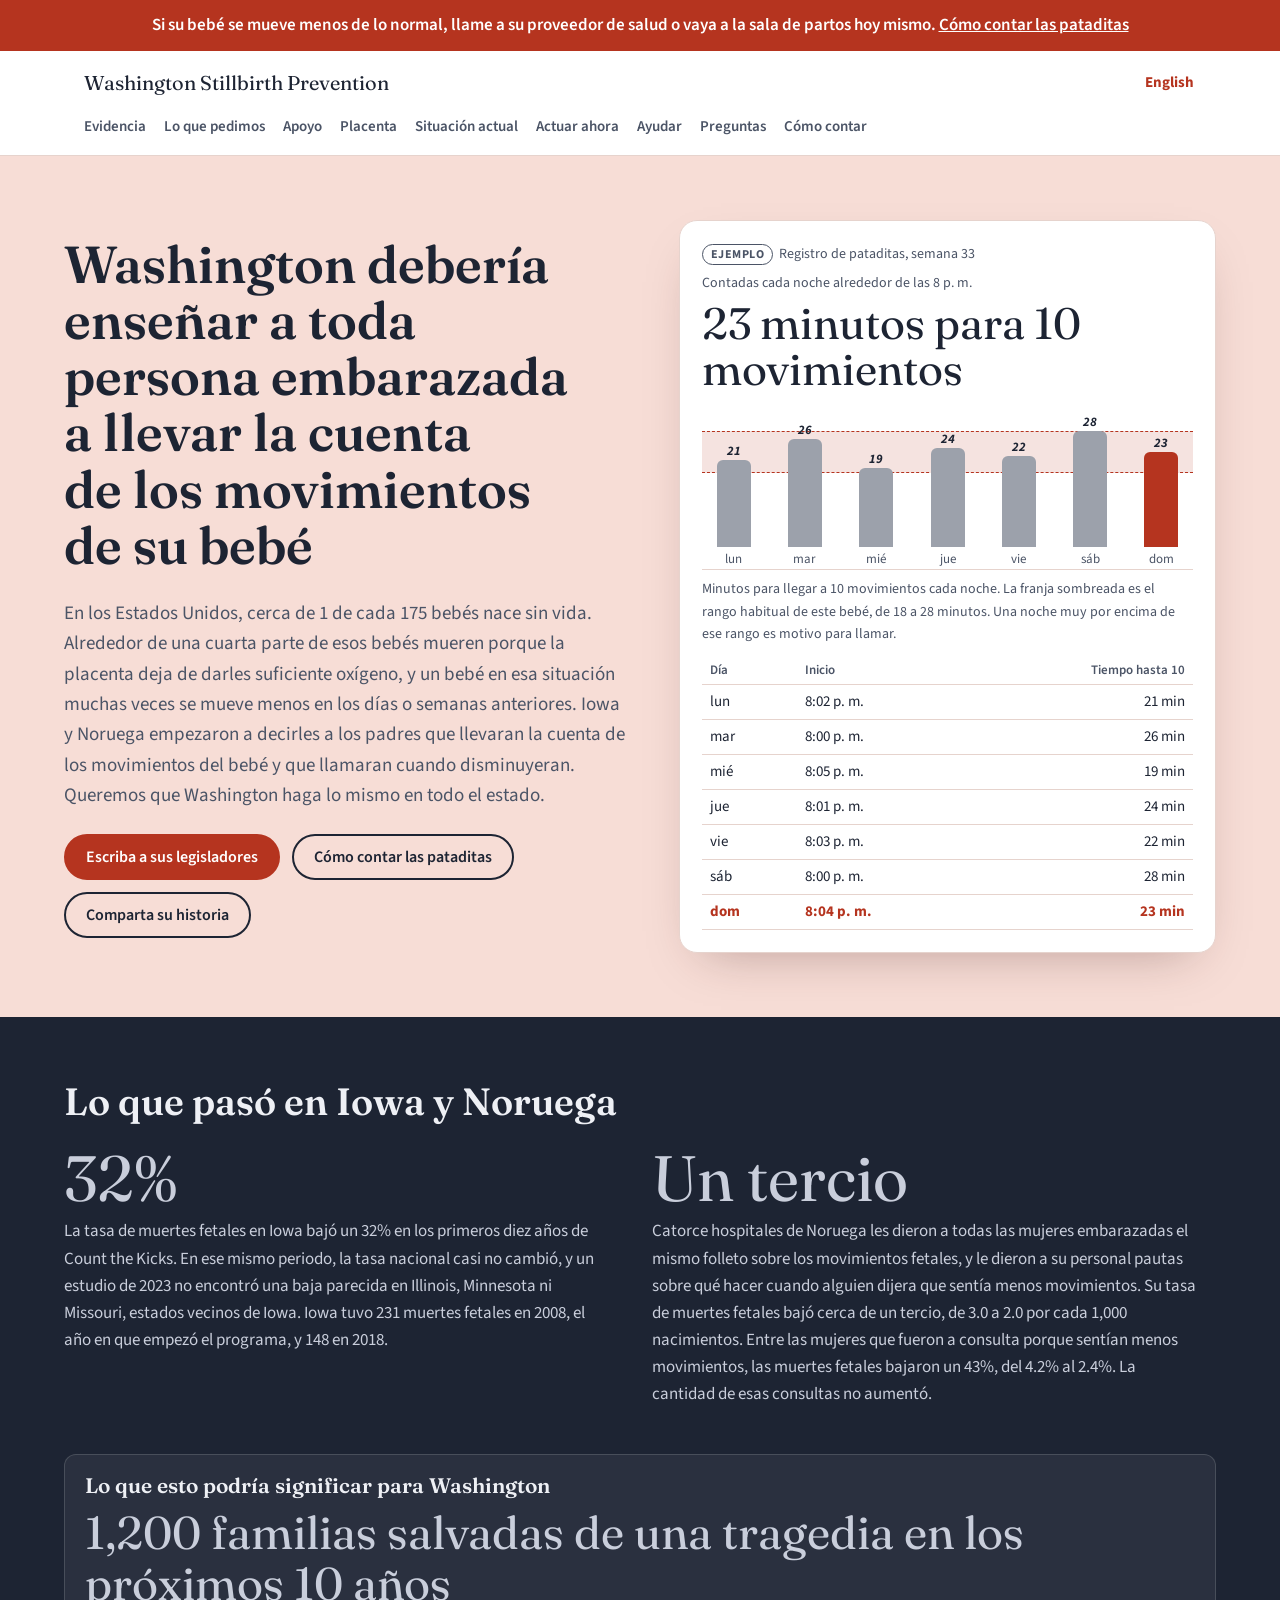
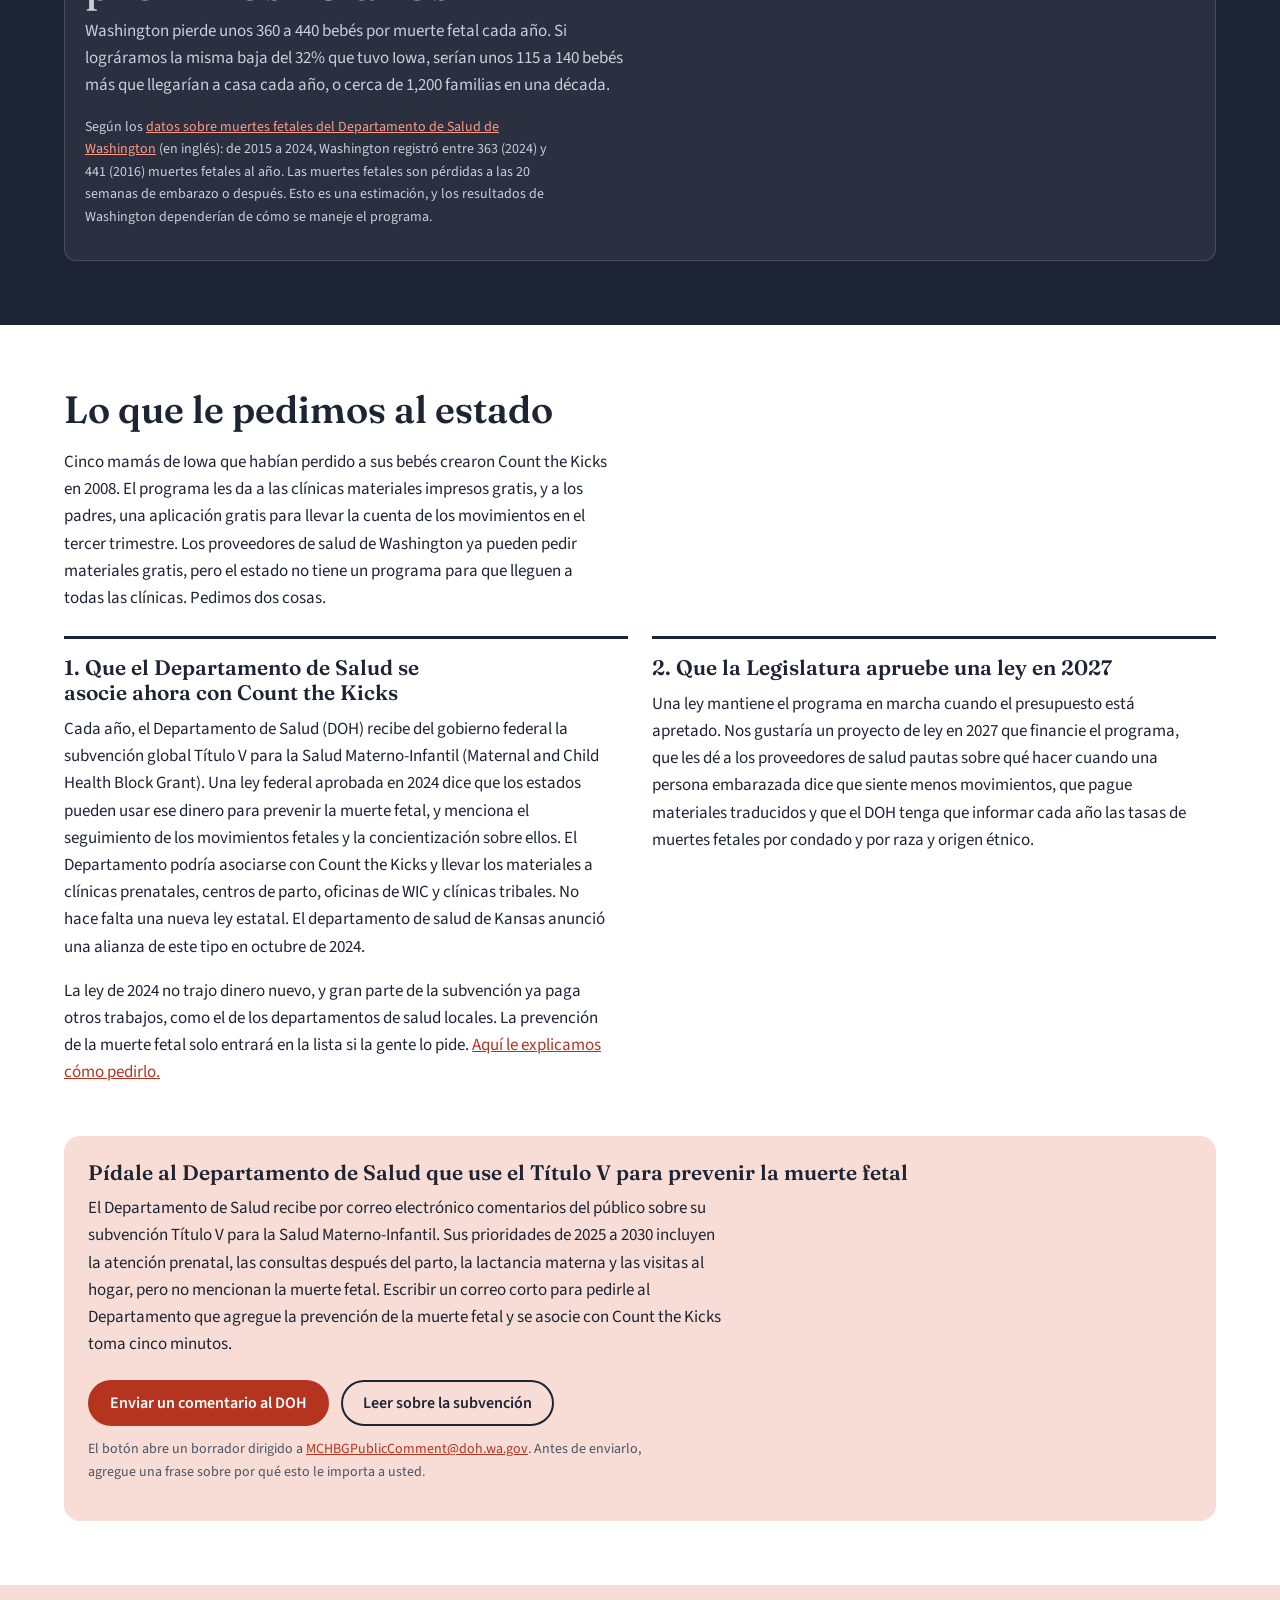
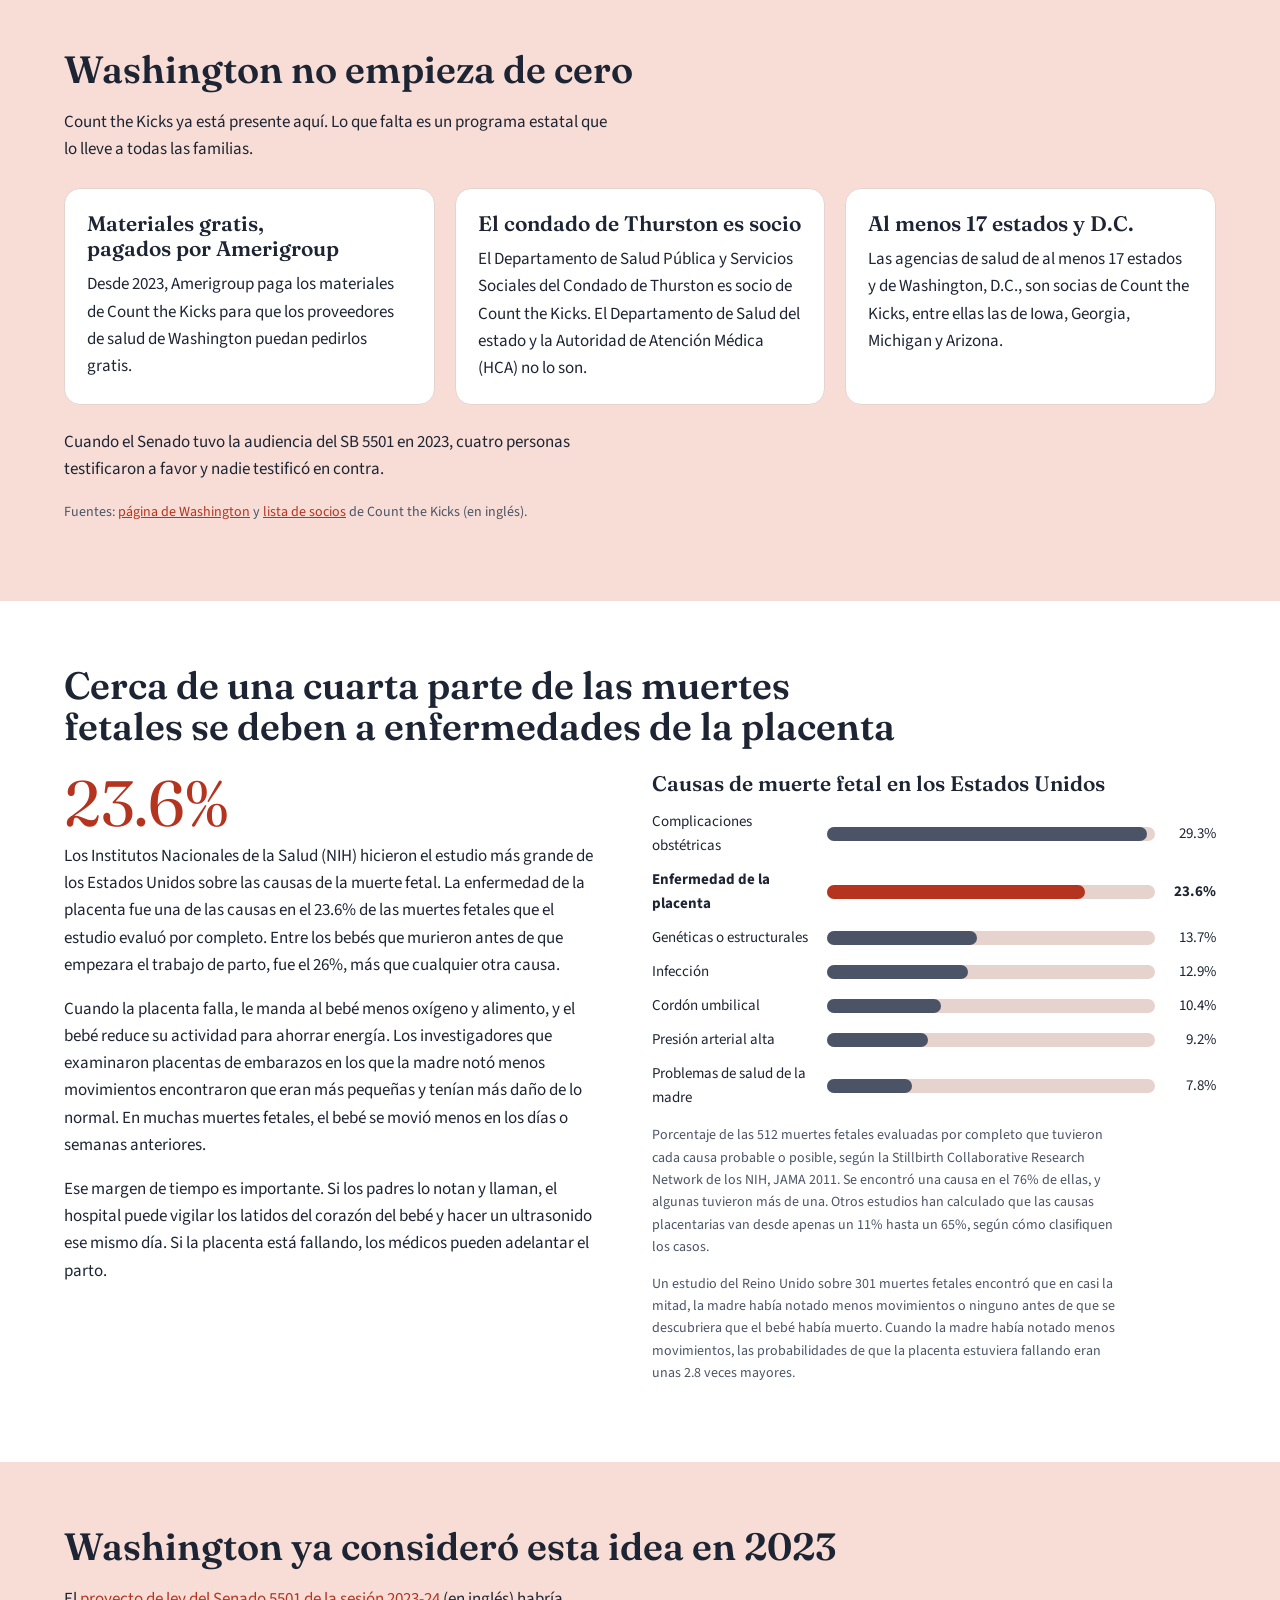
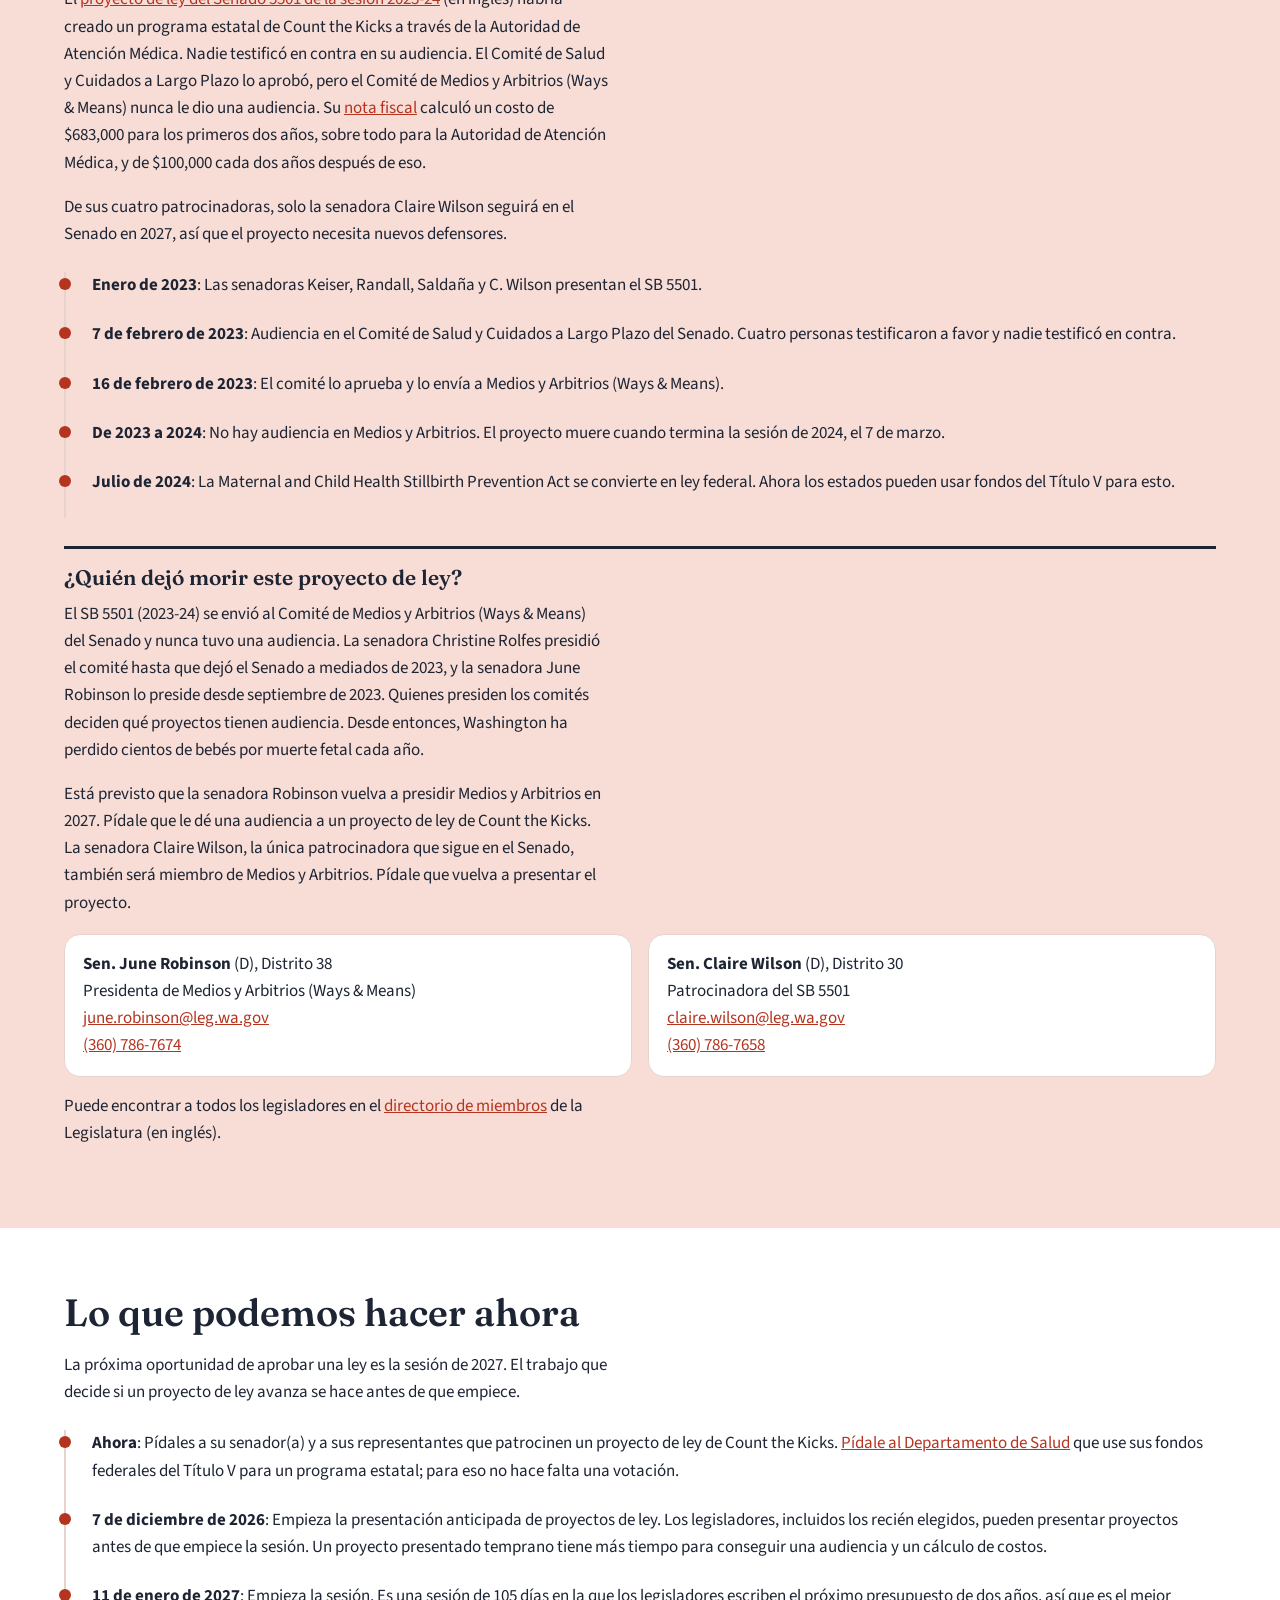
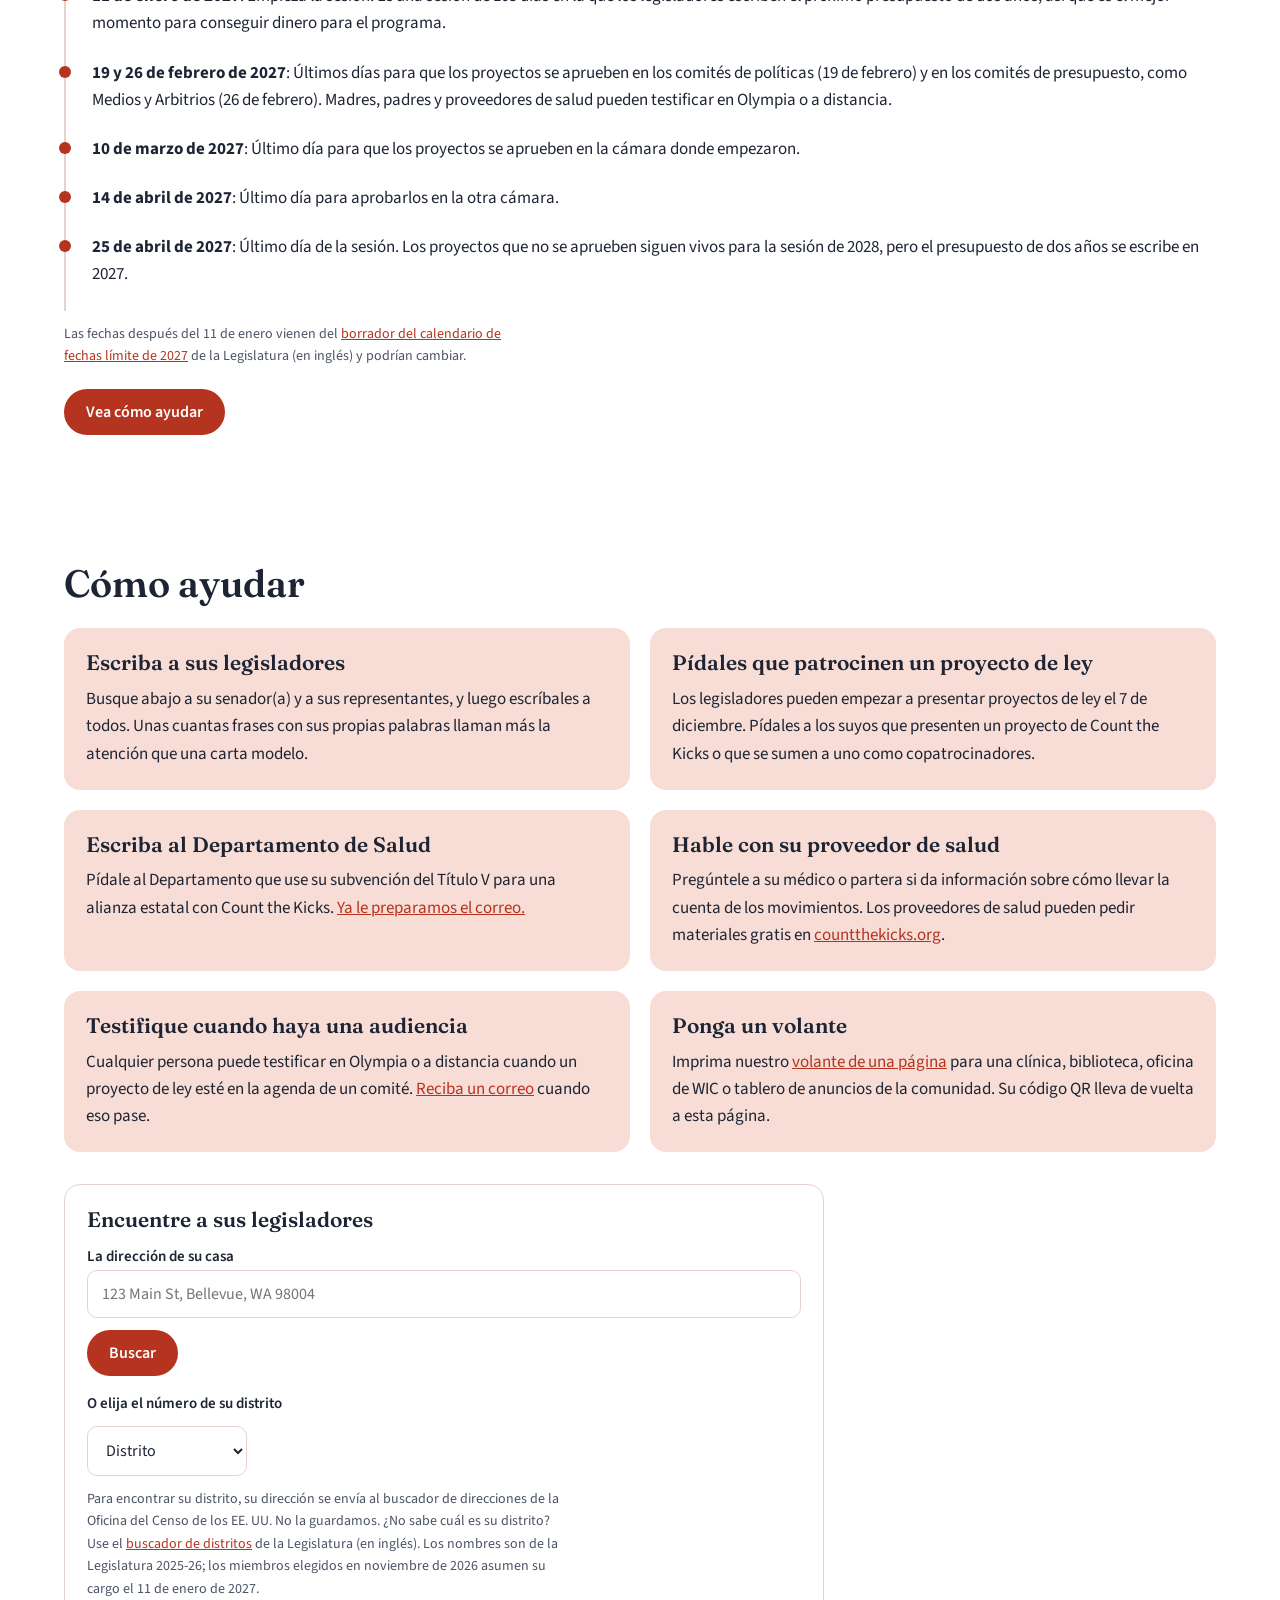
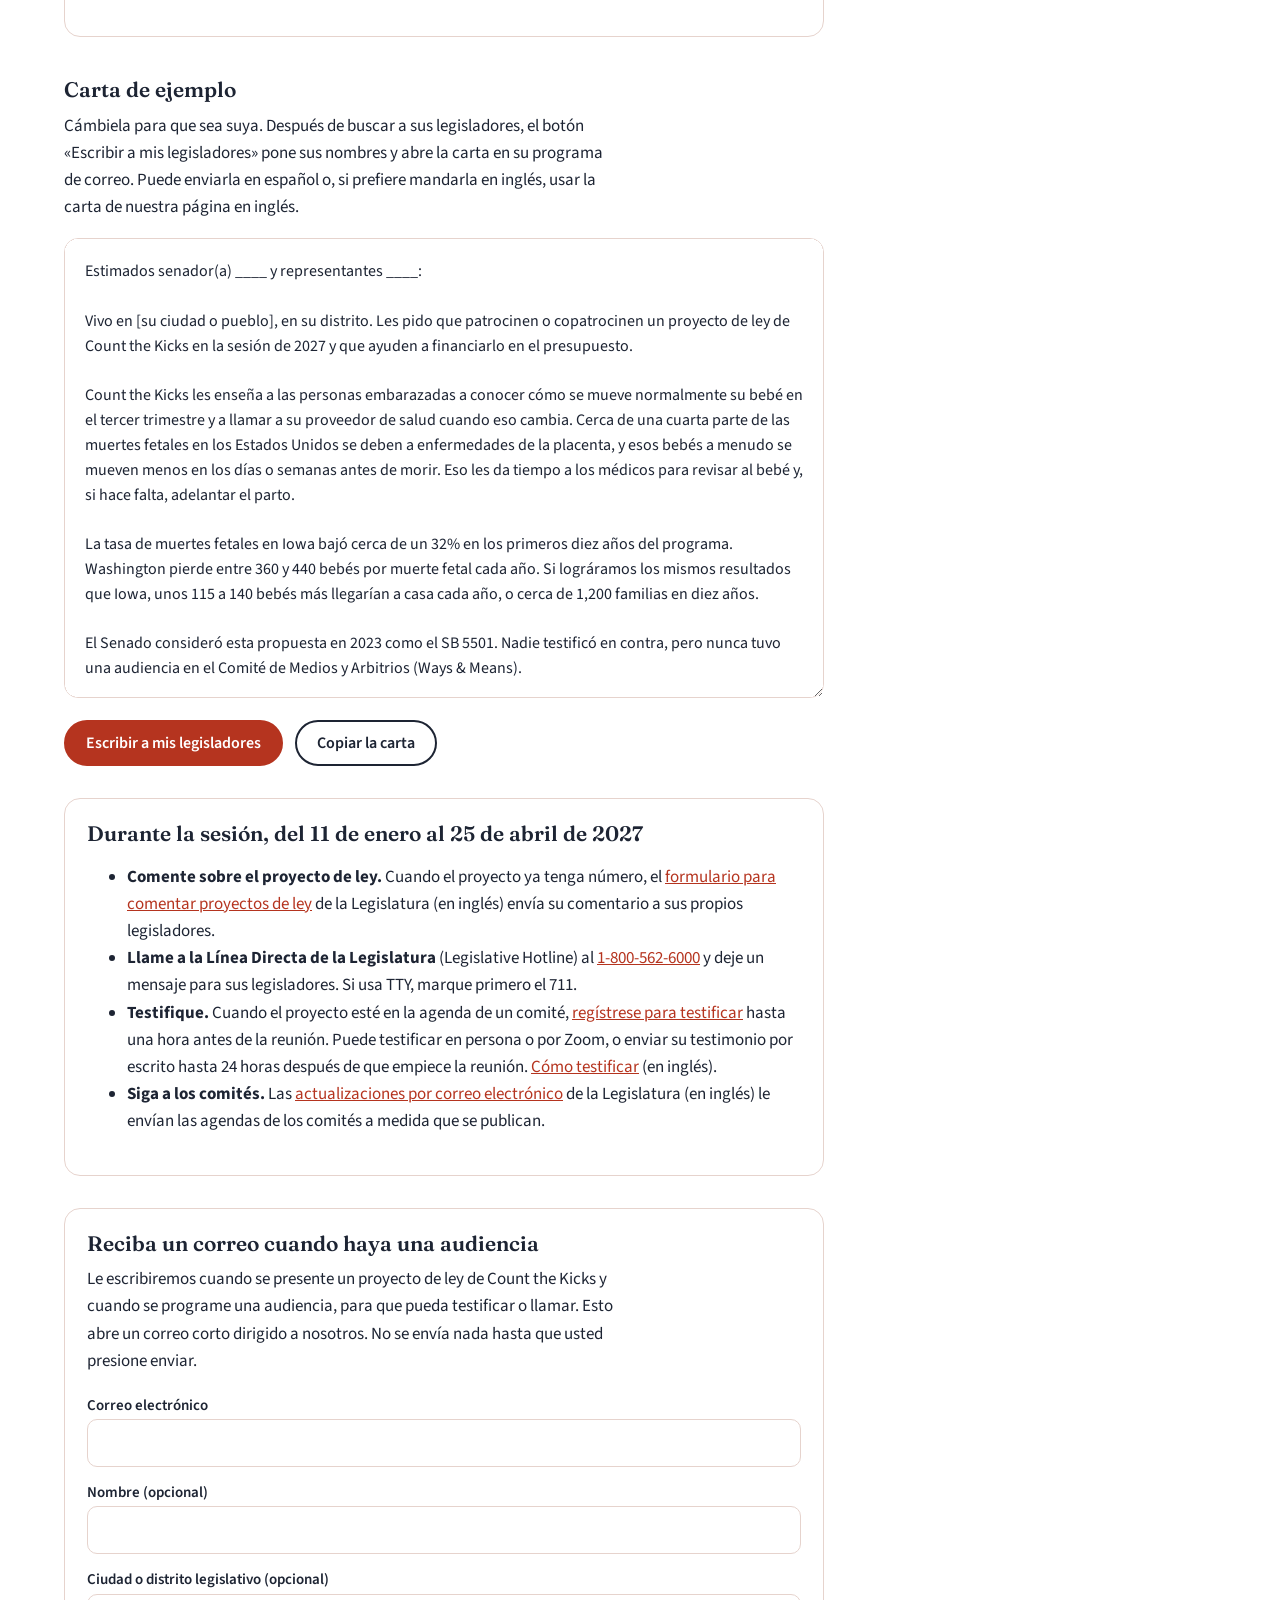
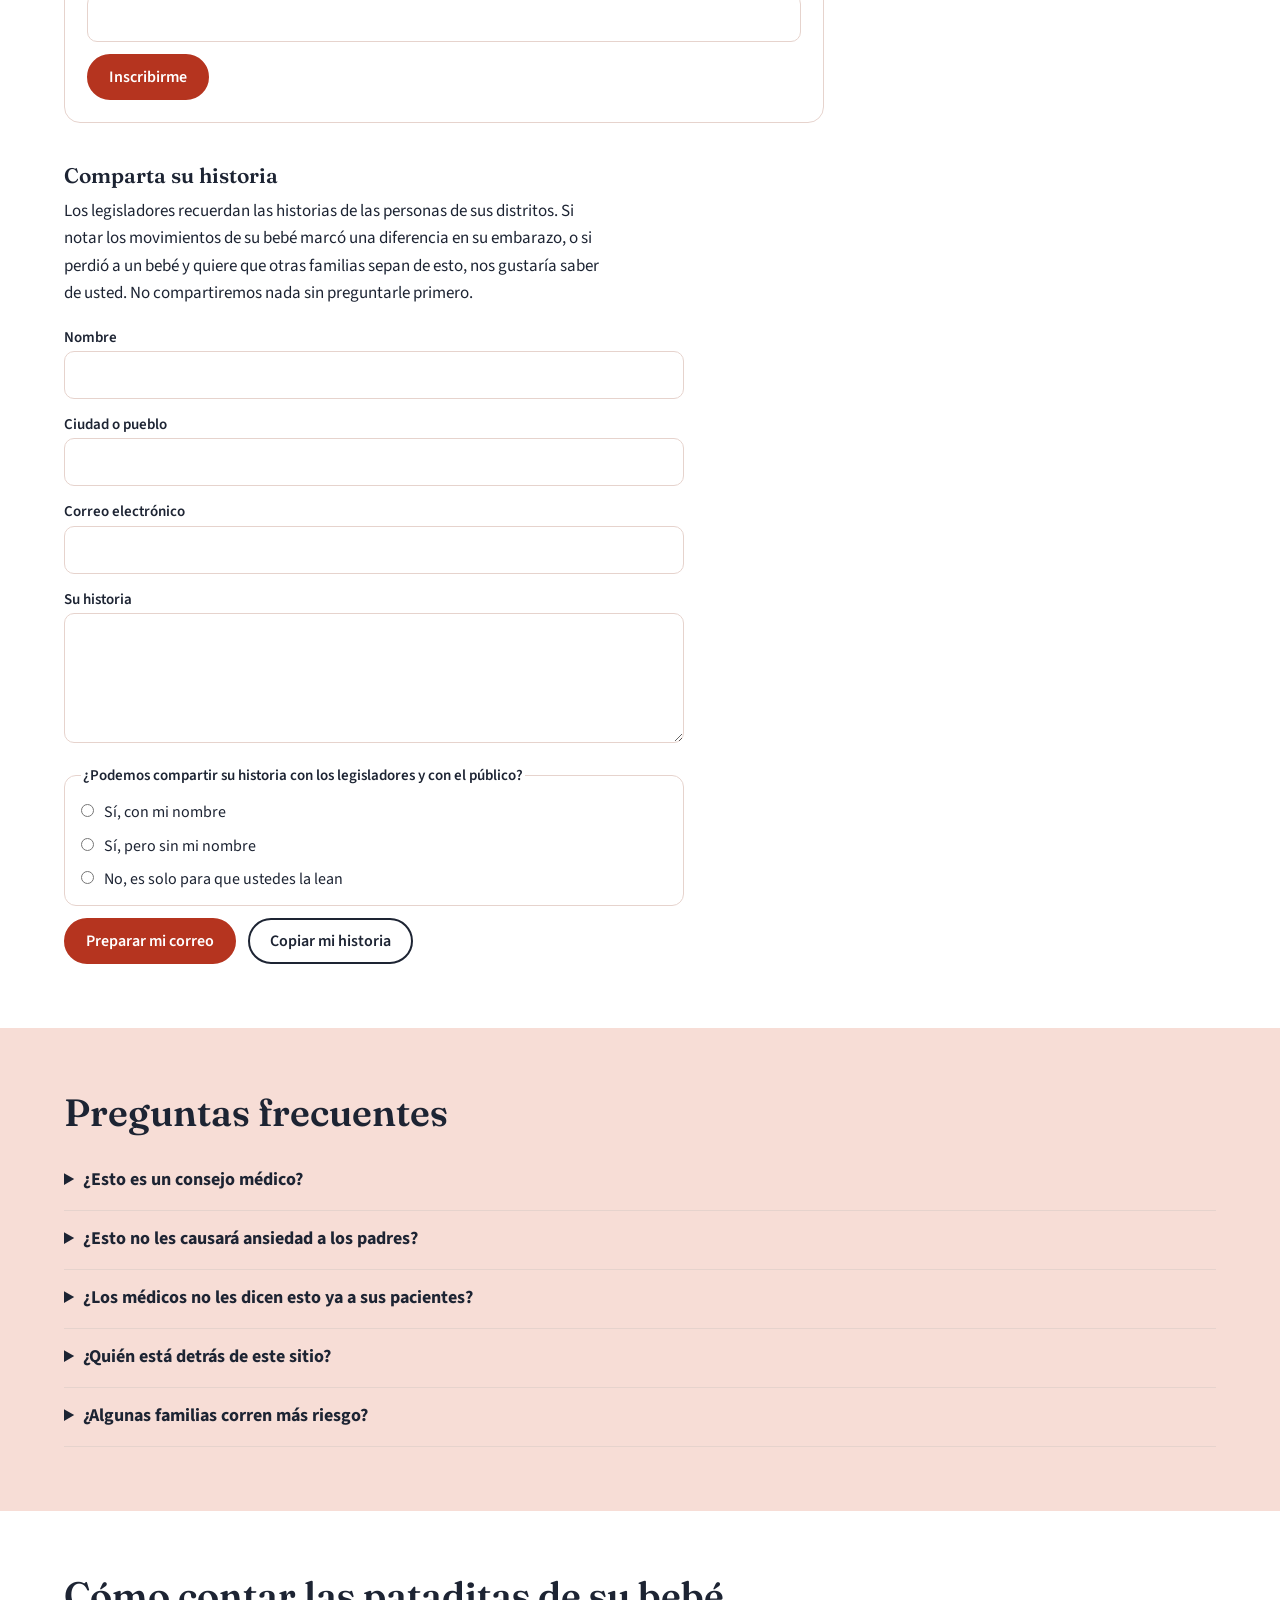
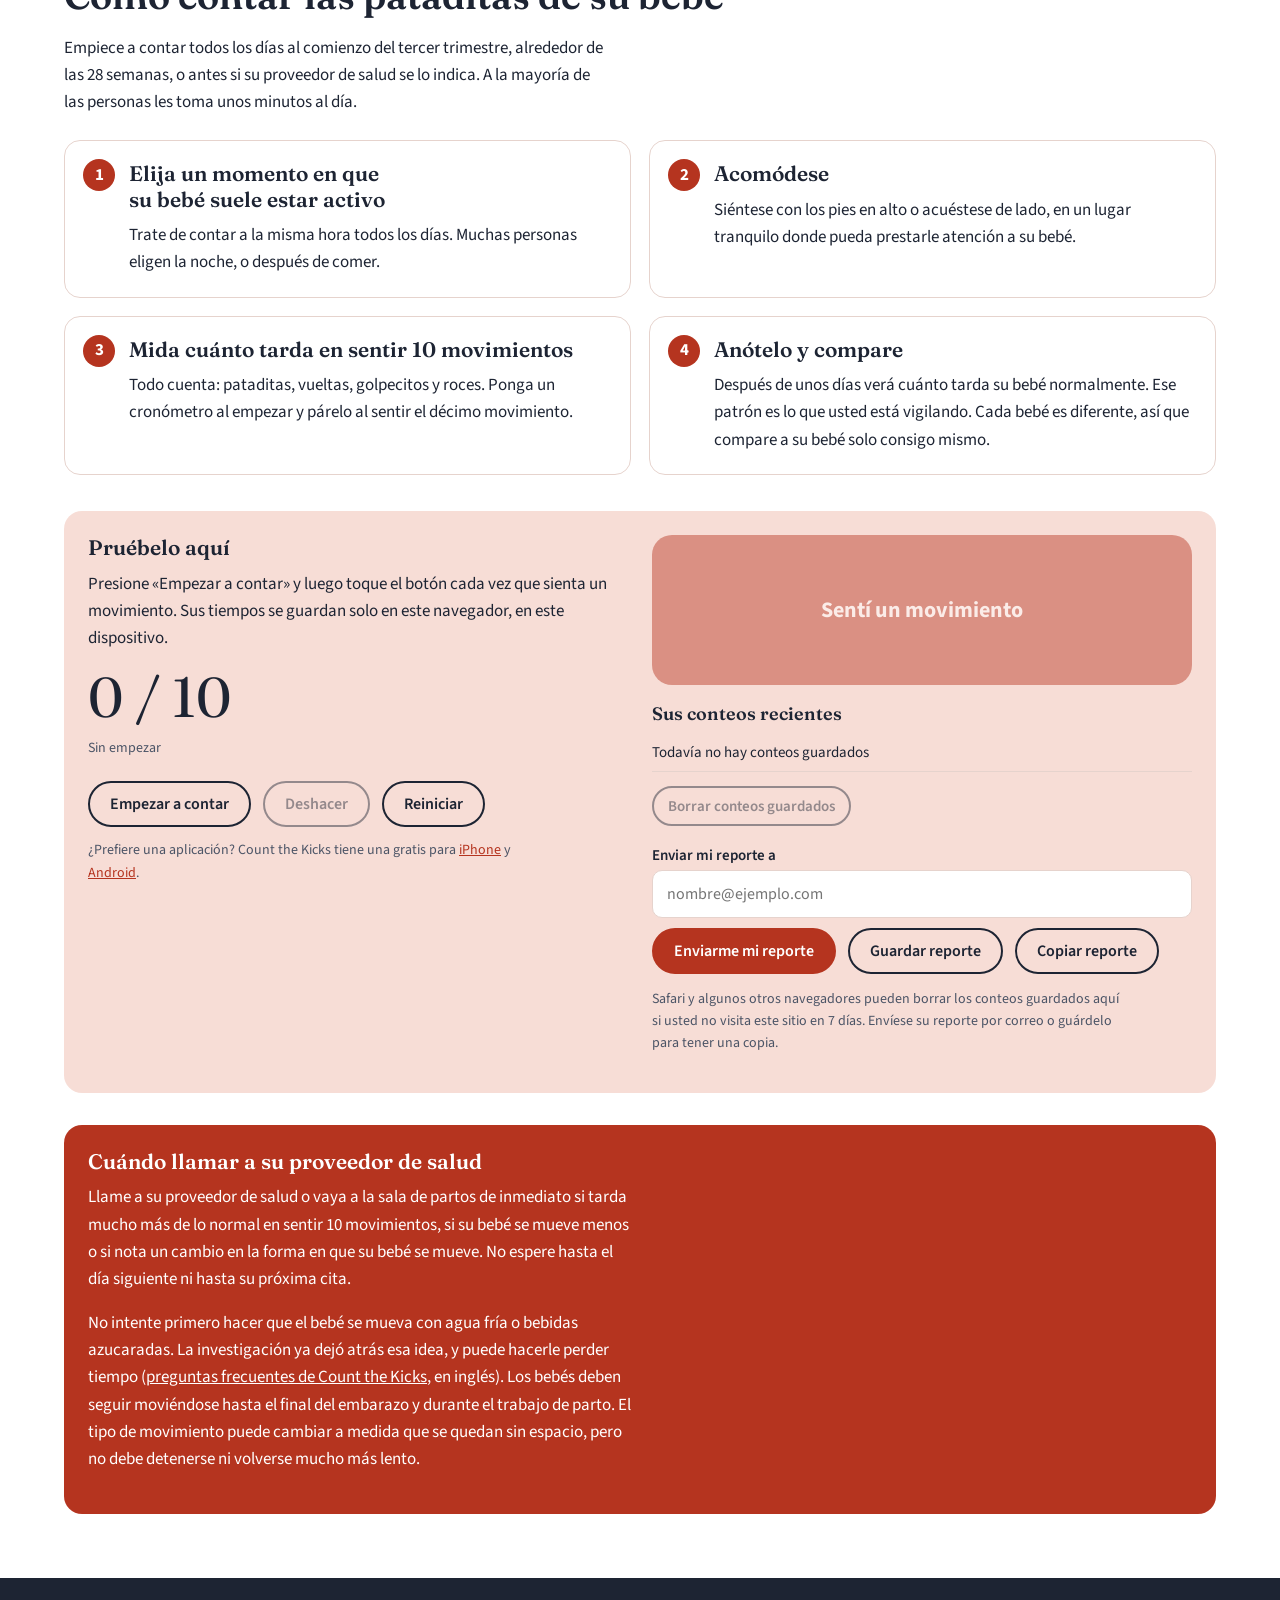
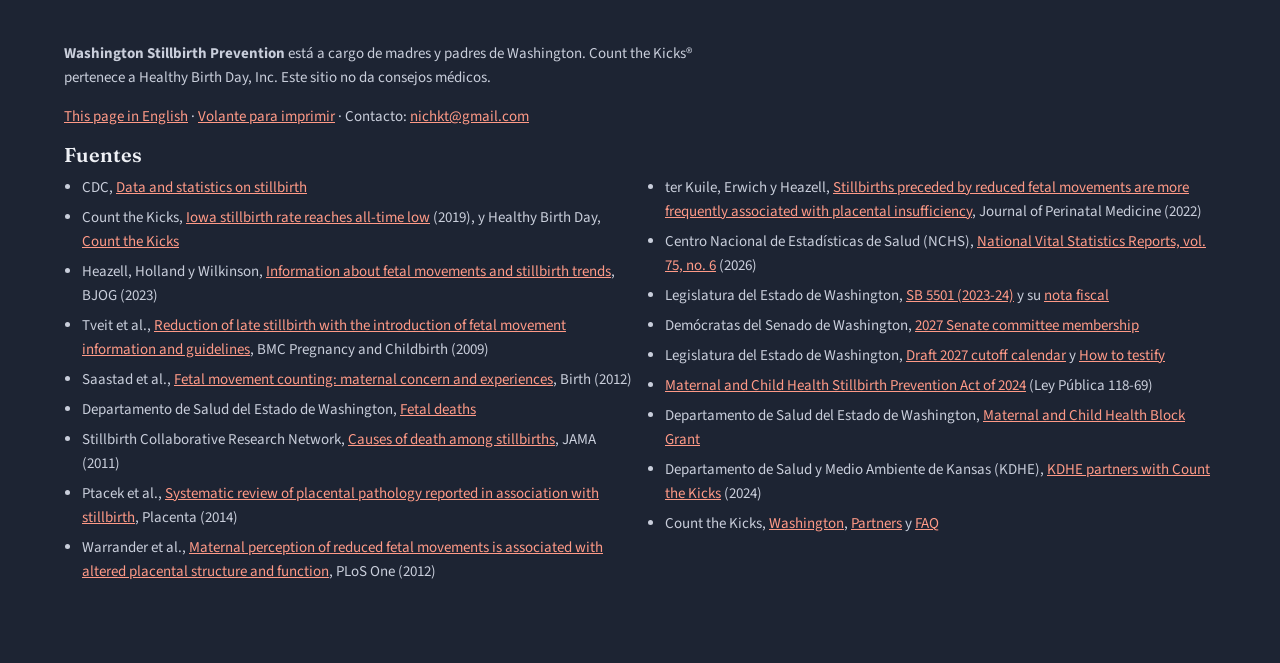
<file: es/index.html>
<!DOCTYPE html>
<html lang="es">
<head>
<meta charset="utf-8">
<meta name="viewport" content="width=device-width,initial-scale=1">
<title>Washington Stillbirth Prevention | Prevención de la muerte fetal</title>
<meta name="description" content="Una campaña ciudadana que le pide al estado de Washington que ponga en marcha un programa estatal de concientización sobre los movimientos fetales, basado en Count the Kicks.">
<link rel="canonical" href="https://washingtonstillbirthprevention.org/es/">
<link rel="alternate" hreflang="en" href="https://washingtonstillbirthprevention.org/">
<link rel="alternate" hreflang="es" href="https://washingtonstillbirthprevention.org/es/">
<link rel="alternate" hreflang="x-default" href="https://washingtonstillbirthprevention.org/">
<meta property="og:type" content="website">
<meta property="og:site_name" content="Washington Stillbirth Prevention">
<meta property="og:title" content="Washington debería enseñar a toda persona embarazada a llevar la cuenta de los movimientos de su bebé">
<meta property="og:description" content="La tasa de muertes fetales en Iowa bajó un 32% en los primeros diez años de Count the Kicks. Pídale a Washington que lo lleve a todas las familias.">
<meta property="og:url" content="https://washingtonstillbirthprevention.org/es/">
<meta property="og:image" content="https://washingtonstillbirthprevention.org/assets/share-es.png">
<meta property="og:image:width" content="1200">
<meta property="og:image:height" content="630">
<meta property="og:image:alt" content="Washington Stillbirth Prevention: enseñar a toda persona embarazada a llevar la cuenta de los movimientos de su bebé.">
<meta property="og:locale" content="es_US">
<meta property="og:locale:alternate" content="en_US">
<meta name="twitter:card" content="summary_large_image">
<meta name="theme-color" content="#b5341f">
<link rel="icon" href="../favicon.ico" sizes="48x48">
<link rel="icon" href="../favicon.svg" type="image/svg+xml">
<link rel="apple-touch-icon" href="../apple-touch-icon.png">
<link rel="preconnect" href="https://fonts.googleapis.com">
<link rel="preconnect" href="https://fonts.gstatic.com" crossorigin>
<link href="https://fonts.googleapis.com/css2?family=Fraunces:opsz,wght@9..144,600&amp;family=Source+Sans+3:wght@400;600;700&amp;display=swap" rel="stylesheet">
<link rel="stylesheet" href="../assets/site.css?v=2">
<script>document.documentElement.classList.add('js')</script>
<script src="../assets/site.js?v=2" defer></script>
</head>
<body>
<a class="skip" href="#main">Saltar al contenido principal</a>

<section class="alert" aria-label="Aviso de salud"><p>Si su bebé se mueve menos de lo normal, llame a su proveedor de salud o vaya a la sala de partos hoy mismo. <a href="#how">Cómo contar las pataditas</a></p></section>

<nav aria-label="Principal"><div class="wrap">
<a class="brand" href="#top">Washington Stillbirth Prevention</a>
<a class="lang" href="../" hreflang="en" lang="en">English</a>
<button class="menu" id="menu" type="button" aria-expanded="false" aria-controls="links"><span class="bars-i" aria-hidden="true"></span>Menú</button>
<div class="links" id="links">
<a href="#evidence">Evidencia</a><a href="#ask">Lo que pedimos</a><a href="#support">Apoyo</a><a href="#placenta">Placenta</a><a href="#status">Situación actual</a><a href="#now">Actuar ahora</a><a href="#help">Ayudar</a><a href="#faq">Preguntas</a><a href="#how">Cómo contar</a>
</div></div></nav>

<main id="main" tabindex="-1">
<section class="hero blush band" id="top" aria-labelledby="h-top"><div class="wrap">
<div>
<h1 id="h-top">Washington debería enseñar a toda persona embarazada a llevar la cuenta de los movimientos de su bebé</h1>
<p class="lede">En los Estados Unidos, cerca de 1 de cada 175 bebés nace sin vida. Alrededor de una cuarta parte de esos bebés mueren porque la placenta deja de darles suficiente oxígeno, y un bebé en esa situación muchas veces se mueve menos en los días o semanas anteriores. Iowa y Noruega empezaron a decirles a los padres que llevaran la cuenta de los movimientos del bebé y que llamaran cuando disminuyeran. Queremos que Washington haga lo mismo en todo el estado.</p>
<div class="btns"><a class="btn main" href="#help">Escriba a sus legisladores</a><a class="btn" href="#how">Cómo contar las pataditas</a><a class="btn" href="#story">Comparta su historia</a></div>
</div>
<figure class="chart">
<figcaption class="top"><span><span class="tag">Ejemplo</span>Registro de pataditas, semana 33</span><span>Contadas cada noche alrededor de las 8&nbsp;p.&nbsp;m.</span></figcaption>
<p class="big">23 minutos para 10 movimientos</p>
<div class="wk" id="wk" aria-hidden="true"></div>
<p class="note" style="margin:8px 0 0">Minutos para llegar a 10 movimientos cada noche. La franja sombreada es el rango habitual de este bebé, de 18 a 28 minutos. Una noche muy por encima de ese rango es motivo para llamar.</p>
<table class="kc">
<caption class="sr-only">Una semana de ejemplo de conteo de pataditas</caption>
<thead><tr><th scope="col">Día</th><th scope="col">Inicio</th><th scope="col">Tiempo hasta 10</th></tr></thead>
<tbody id="week">
<tr data-min="21"><td>lun</td><td>8:02 p. m.</td><td>21 min</td></tr>
<tr data-min="26"><td>mar</td><td>8:00 p. m.</td><td>26 min</td></tr>
<tr data-min="19"><td>mié</td><td>8:05 p. m.</td><td>19 min</td></tr>
<tr data-min="24"><td>jue</td><td>8:01 p. m.</td><td>24 min</td></tr>
<tr data-min="22"><td>vie</td><td>8:03 p. m.</td><td>22 min</td></tr>
<tr data-min="28"><td>sáb</td><td>8:00 p. m.</td><td>28 min</td></tr>
<tr data-min="23" class="today"><td>dom</td><td>8:04 p. m.</td><td>23 min</td></tr>
</tbody></table>
</figure>
</div></section>

<section class="band deep" id="evidence" aria-labelledby="h-evidence"><div class="wrap">
<h2 id="h-evidence">Lo que pasó en Iowa y Noruega</h2>
<div class="grid2">
<div><p class="stat">32%</p><p>La tasa de muertes fetales en Iowa bajó un 32% en los primeros diez años de Count the Kicks. En ese mismo periodo, la tasa nacional casi no cambió, y un estudio de 2023 no encontró una baja parecida en Illinois, Minnesota ni Missouri, estados vecinos de Iowa. Iowa tuvo 231 muertes fetales en 2008, el año en que empezó el programa, y 148 en 2018.</p></div>
<div><p class="stat">Un tercio</p><p>Catorce hospitales de Noruega les dieron a todas las mujeres embarazadas el mismo folleto sobre los movimientos fetales, y le dieron a su personal pautas sobre qué hacer cuando alguien dijera que sentía menos movimientos. Su tasa de muertes fetales bajó cerca de un tercio, de 3.0 a 2.0 por cada 1,000 nacimientos. Entre las mujeres que fueron a consulta porque sentían menos movimientos, las muertes fetales bajaron un 43%, del 4.2% al 2.4%. La cantidad de esas consultas no aumentó.</p></div>
</div>
<div class="caveat">
<h3>Lo que esto podría significar para Washington</h3>
<p class="stat mid">1,200 familias salvadas de una tragedia en los próximos 10 años</p>
<p>Washington pierde unos 360 a 440 bebés por muerte fetal cada año. Si lográramos la misma baja del 32% que tuvo Iowa, serían unos 115 a 140 bebés más que llegarían a casa cada año, o cerca de 1,200 familias en una década.</p>
<p class="small">Según los <a href="https://doh.wa.gov/data-and-statistical-reports/washington-tracking-network-wtn/fetal-and-infant-death-data/fetal-deaths">datos sobre muertes fetales del Departamento de Salud de Washington</a> (en inglés): de 2015 a 2024, Washington registró entre 363 (2024) y 441 (2016) muertes fetales al año. Las muertes fetales son pérdidas a las 20 semanas de embarazo o después. Esto es una estimación, y los resultados de Washington dependerían de cómo se maneje el programa.</p>
</div>
</div></section>

<section class="band" id="ask" aria-labelledby="h-ask"><div class="wrap">
<h2 id="h-ask">Lo que le pedimos al estado</h2>
<p>Cinco mamás de Iowa que habían perdido a sus bebés crearon Count the Kicks en 2008. El programa les da a las clínicas materiales impresos gratis, y a los padres, una aplicación gratis para llevar la cuenta de los movimientos en el tercer trimestre. Los proveedores de salud de Washington ya pueden pedir materiales gratis, pero el estado no tiene un programa para que lleguen a todas las clínicas. Pedimos dos cosas.</p>
<div class="grid2">
<div class="panel"><h3>1. Que el Departamento de Salud se asocie ahora con Count the Kicks</h3>
<p>Cada año, el Departamento de Salud (DOH) recibe del gobierno federal la subvención global Título V para la Salud Materno-Infantil (Maternal and Child Health Block Grant). Una ley federal aprobada en 2024 dice que los estados pueden usar ese dinero para prevenir la muerte fetal, y menciona el seguimiento de los movimientos fetales y la concientización sobre ellos. El Departamento podría asociarse con Count the Kicks y llevar los materiales a clínicas prenatales, centros de parto, oficinas de WIC y clínicas tribales. No hace falta una nueva ley estatal. El departamento de salud de Kansas anunció una alianza de este tipo en octubre de 2024.</p>
<p>La ley de 2024 no trajo dinero nuevo, y gran parte de la subvención ya paga otros trabajos, como el de los departamentos de salud locales. La prevención de la muerte fetal solo entrará en la lista si la gente lo pide. <a href="#titlev">Aquí le explicamos cómo pedirlo.</a></p></div>
<div class="panel"><h3>2. Que la Legislatura apruebe una ley en 2027</h3>
<p>Una ley mantiene el programa en marcha cuando el presupuesto está apretado. Nos gustaría un proyecto de ley en 2027 que financie el programa, que les dé a los proveedores de salud pautas sobre qué hacer cuando una persona embarazada dice que siente menos movimientos, que pague materiales traducidos y que el DOH tenga que informar cada año las tasas de muertes fetales por condado y por raza y origen étnico.</p></div>
</div>
<div class="titlev" id="titlev">
<h3>Pídale al Departamento de Salud que use el Título V para prevenir la muerte fetal</h3>
<p>El Departamento de Salud recibe por correo electrónico comentarios del público sobre su subvención Título V para la Salud Materno-Infantil. Sus prioridades de 2025 a 2030 incluyen la atención prenatal, las consultas después del parto, la lactancia materna y las visitas al hogar, pero no mencionan la muerte fetal. Escribir un correo corto para pedirle al Departamento que agregue la prevención de la muerte fetal y se asocie con Count the Kicks toma cinco minutos.</p>
<div class="btns"><a class="btn main" id="tvmail" href="mailto:MCHBGPublicComment@doh.wa.gov?subject=Comentario%20sobre%20el%20T%C3%ADtulo%20V%3A%20prevenci%C3%B3n%20de%20la%20muerte%20fetal">Enviar un comentario al DOH</a><a class="btn" href="https://doh.wa.gov/public-health-provider-resources/public-health-system-resources-and-services/local-health-resources-and-tools/maternal-and-child-health-block-grant">Leer sobre la subvención</a></div>
<p class="note">El botón abre un borrador dirigido a <a href="mailto:MCHBGPublicComment@doh.wa.gov">MCHBGPublicComment@doh.wa.gov</a>. Antes de enviarlo, agregue una frase sobre por qué esto le importa a usted.</p>
</div>
</div></section>

<section class="band blush" id="support" aria-labelledby="h-support"><div class="wrap">
<h2 id="h-support">Washington no empieza de cero</h2>
<p>Count the Kicks ya está presente aquí. Lo que falta es un programa estatal que lo lleve a todas las familias.</p>
<div class="grid3">
<div class="card"><h3>Materiales gratis, pagados por Amerigroup</h3><p>Desde 2023, Amerigroup paga los materiales de Count the Kicks para que los proveedores de salud de Washington puedan pedirlos gratis.</p></div>
<div class="card"><h3>El condado de Thurston es socio</h3><p>El Departamento de Salud Pública y Servicios Sociales del Condado de Thurston es socio de Count the Kicks. El Departamento de Salud del estado y la Autoridad de Atención Médica (HCA) no lo son.</p></div>
<div class="card"><h3>Al menos 17 estados y D.C.</h3><p>Las agencias de salud de al menos 17 estados y de Washington, D.C., son socias de Count the Kicks, entre ellas las de Iowa, Georgia, Michigan y Arizona.</p></div>
</div>
<p style="margin-top:24px">Cuando el Senado tuvo la audiencia del SB 5501 en 2023, cuatro personas testificaron a favor y nadie testificó en contra.</p>
<p class="note">Fuentes: <a href="https://countthekicks.org/statistics/wa/">página de Washington</a> y <a href="https://countthekicks.org/about-us/partners/">lista de socios</a> de Count the Kicks (en inglés).</p>
</div></section>

<section class="band" id="placenta" aria-labelledby="h-placenta"><div class="wrap">
<h2 id="h-placenta">Cerca de una cuarta parte de las muertes fetales se deben a enfermedades de la placenta</h2>
<div class="grid2">
<div>
<p class="stat coral">23.6%</p>
<p>Los Institutos Nacionales de la Salud (NIH) hicieron el estudio más grande de los Estados Unidos sobre las causas de la muerte fetal. La enfermedad de la placenta fue una de las causas en el 23.6% de las muertes fetales que el estudio evaluó por completo. Entre los bebés que murieron antes de que empezara el trabajo de parto, fue el 26%, más que cualquier otra causa.</p>
<p>Cuando la placenta falla, le manda al bebé menos oxígeno y alimento, y el bebé reduce su actividad para ahorrar energía. Los investigadores que examinaron placentas de embarazos en los que la madre notó menos movimientos encontraron que eran más pequeñas y tenían más daño de lo normal. En muchas muertes fetales, el bebé se movió menos en los días o semanas anteriores.</p>
<p>Ese margen de tiempo es importante. Si los padres lo notan y llaman, el hospital puede vigilar los latidos del corazón del bebé y hacer un ultrasonido ese mismo día. Si la placenta está fallando, los médicos pueden adelantar el parto.</p>
</div>
<div>
<h3 id="h-causes">Causas de muerte fetal en los Estados Unidos</h3>
<ul class="bars" role="list" aria-labelledby="h-causes">
<li class="bar"><span>Complicaciones obstétricas</span><span class="t" aria-hidden="true"><i style="width:97.67%"></i></span><span class="v">29.3%</span></li>
<li class="bar hi"><span>Enfermedad de la placenta</span><span class="t" aria-hidden="true"><i style="width:78.67%"></i></span><span class="v">23.6%</span></li>
<li class="bar"><span>Genéticas o estructurales</span><span class="t" aria-hidden="true"><i style="width:45.67%"></i></span><span class="v">13.7%</span></li>
<li class="bar"><span>Infección</span><span class="t" aria-hidden="true"><i style="width:43%"></i></span><span class="v">12.9%</span></li>
<li class="bar"><span>Cordón umbilical</span><span class="t" aria-hidden="true"><i style="width:34.67%"></i></span><span class="v">10.4%</span></li>
<li class="bar"><span>Presión arterial alta</span><span class="t" aria-hidden="true"><i style="width:30.67%"></i></span><span class="v">9.2%</span></li>
<li class="bar"><span>Problemas de salud de la madre</span><span class="t" aria-hidden="true"><i style="width:26%"></i></span><span class="v">7.8%</span></li>
</ul>
<p class="note">Porcentaje de las 512 muertes fetales evaluadas por completo que tuvieron cada causa probable o posible, según la Stillbirth Collaborative Research Network de los NIH, JAMA 2011. Se encontró una causa en el 76% de ellas, y algunas tuvieron más de una. Otros estudios han calculado que las causas placentarias van desde apenas un 11% hasta un 65%, según cómo clasifiquen los casos.</p>
<p class="note">Un estudio del Reino Unido sobre 301 muertes fetales encontró que en casi la mitad, la madre había notado menos movimientos o ninguno antes de que se descubriera que el bebé había muerto. Cuando la madre había notado menos movimientos, las probabilidades de que la placenta estuviera fallando eran unas 2.8 veces mayores.</p>
</div>
</div>
</div></section>

<section class="band blush" id="status" aria-labelledby="h-status"><div class="wrap">
<h2 id="h-status">Washington ya consideró esta idea en 2023</h2>
<p>El <a href="https://app.leg.wa.gov/billsummary?BillNumber=5501&amp;Year=2023&amp;Initiative=false">proyecto de ley del Senado 5501 de la sesión 2023-24</a> (en inglés) habría creado un programa estatal de Count the Kicks a través de la Autoridad de Atención Médica. Nadie testificó en contra en su audiencia. El Comité de Salud y Cuidados a Largo Plazo lo aprobó, pero el Comité de Medios y Arbitrios (Ways &amp; Means) nunca le dio una audiencia. Su <a href="https://fnspublic.ofm.wa.gov/FNSPublicSearch/GetPDF?packageID=66594">nota fiscal</a> calculó un costo de $683,000 para los primeros dos años, sobre todo para la Autoridad de Atención Médica, y de $100,000 cada dos años después de eso.</p>
<p>De sus cuatro patrocinadoras, solo la senadora Claire Wilson seguirá en el Senado en 2027, así que el proyecto necesita nuevos defensores.</p>
<ol class="time">
<li><span class="d">Enero de 2023</span>: Las senadoras Keiser, Randall, Saldaña y C. Wilson presentan el SB 5501.</li>
<li><span class="d">7 de febrero de 2023</span>: Audiencia en el Comité de Salud y Cuidados a Largo Plazo del Senado. Cuatro personas testificaron a favor y nadie testificó en contra.</li>
<li><span class="d">16 de febrero de 2023</span>: El comité lo aprueba y lo envía a Medios y Arbitrios (Ways &amp; Means).</li>
<li><span class="d">De 2023 a 2024</span>: No hay audiencia en Medios y Arbitrios. El proyecto muere cuando termina la sesión de 2024, el 7 de marzo.</li>
<li><span class="d">Julio de 2024</span>: La Maternal and Child Health Stillbirth Prevention Act se convierte en ley federal. Ahora los estados pueden usar fondos del Título V para esto.</li>
</ol>
<div class="panel" style="margin-top:28px">
<h3>¿Quién dejó morir este proyecto de ley?</h3>
<p>El SB 5501 (2023-24) se envió al Comité de Medios y Arbitrios (Ways &amp; Means) del Senado y nunca tuvo una audiencia. La senadora Christine Rolfes presidió el comité hasta que dejó el Senado a mediados de 2023, y la senadora June Robinson lo preside desde septiembre de 2023. Quienes presiden los comités deciden qué proyectos tienen audiencia. Desde entonces, Washington ha perdido cientos de bebés por muerte fetal cada año.</p>
<p>Está previsto que la senadora Robinson vuelva a presidir Medios y Arbitrios en 2027. Pídale que le dé una audiencia a un proyecto de ley de Count the Kicks. La senadora Claire Wilson, la única patrocinadora que sigue en el Senado, también será miembro de Medios y Arbitrios. Pídale que vuelva a presentar el proyecto.</p>
<div class="contacts">
<div class="card"><p><b>Sen. June Robinson</b> (D), Distrito 38<br>Presidenta de Medios y Arbitrios (Ways &amp; Means)<br><a href="mailto:june.robinson@leg.wa.gov">june.robinson@leg.wa.gov</a><br><a href="tel:+13607867674">(360) 786-7674</a></p></div>
<div class="card"><p><b>Sen. Claire Wilson</b> (D), Distrito 30<br>Patrocinadora del SB 5501<br><a href="mailto:claire.wilson@leg.wa.gov">claire.wilson@leg.wa.gov</a><br><a href="tel:+13607867658">(360) 786-7658</a></p></div>
</div>
<p>Puede encontrar a todos los legisladores en el <a href="https://leg.wa.gov/legislators/">directorio de miembros</a> de la Legislatura (en inglés).</p>
</div>
</div></section>

<section class="band" id="now" aria-labelledby="h-now"><div class="wrap">
<h2 id="h-now">Lo que podemos hacer ahora</h2>
<p>La próxima oportunidad de aprobar una ley es la sesión de 2027. El trabajo que decide si un proyecto de ley avanza se hace antes de que empiece.</p>
<ol class="time">
<li><span class="d">Ahora</span>: Pídales a su senador(a) y a sus representantes que patrocinen un proyecto de ley de Count the Kicks. <a href="#titlev">Pídale al Departamento de Salud</a> que use sus fondos federales del Título V para un programa estatal; para eso no hace falta una votación.</li>
<li><span class="d">7 de diciembre de 2026</span>: Empieza la presentación anticipada de proyectos de ley. Los legisladores, incluidos los recién elegidos, pueden presentar proyectos antes de que empiece la sesión. Un proyecto presentado temprano tiene más tiempo para conseguir una audiencia y un cálculo de costos.</li>
<li><span class="d">11 de enero de 2027</span>: Empieza la sesión. Es una sesión de 105 días en la que los legisladores escriben el próximo presupuesto de dos años, así que es el mejor momento para conseguir dinero para el programa.</li>
<li><span class="d">19 y 26 de febrero de 2027</span>: Últimos días para que los proyectos se aprueben en los comités de políticas (19 de febrero) y en los comités de presupuesto, como Medios y Arbitrios (26 de febrero). Madres, padres y proveedores de salud pueden testificar en Olympia o a distancia.</li>
<li><span class="d">10 de marzo de 2027</span>: Último día para que los proyectos se aprueben en la cámara donde empezaron.</li>
<li><span class="d">14 de abril de 2027</span>: Último día para aprobarlos en la otra cámara.</li>
<li><span class="d">25 de abril de 2027</span>: Último día de la sesión. Los proyectos que no se aprueben siguen vivos para la sesión de 2028, pero el presupuesto de dos años se escribe en 2027.</li>
</ol>
<p class="note">Las fechas después del 11 de enero vienen del <a href="https://leg.wa.gov/media/zbwkvfyi/draft-2027-cutoff-calendar-draft.pdf">borrador del calendario de fechas límite de 2027</a> de la Legislatura (en inglés) y podrían cambiar.</p>
<div class="btns"><a class="btn main" href="#help">Vea cómo ayudar</a></div>
</div></section>

<section class="band" id="help" aria-labelledby="h-help"><div class="wrap">
<h2 id="h-help">Cómo ayudar</h2>
<div class="steps">
<div class="step"><h3>Escriba a sus legisladores</h3><p>Busque abajo a su senador(a) y a sus representantes, y luego escríbales a todos. Unas cuantas frases con sus propias palabras llaman más la atención que una carta modelo.</p></div>
<div class="step"><h3>Pídales que patrocinen un proyecto de ley</h3><p>Los legisladores pueden empezar a presentar proyectos de ley el 7 de diciembre. Pídales a los suyos que presenten un proyecto de Count the Kicks o que se sumen a uno como copatrocinadores.</p></div>
<div class="step"><h3>Escriba al Departamento de Salud</h3><p>Pídale al Departamento que use su subvención del Título V para una alianza estatal con Count the Kicks. <a href="#titlev">Ya le preparamos el correo.</a></p></div>
<div class="step"><h3>Hable con su proveedor de salud</h3><p>Pregúntele a su médico o partera si da información sobre cómo llevar la cuenta de los movimientos. Los proveedores de salud pueden pedir materiales gratis en <a href="https://countthekicks.org/order-materials/">countthekicks.org</a>.</p></div>
<div class="step"><h3>Testifique cuando haya una audiencia</h3><p>Cualquier persona puede testificar en Olympia o a distancia cuando un proyecto de ley esté en la agenda de un comité. <a href="#alerts">Reciba un correo</a> cuando eso pase.</p></div>
<div class="step"><h3>Ponga un volante</h3><p>Imprima nuestro <a href="flyer.html">volante de una página</a> para una clínica, biblioteca, oficina de WIC o tablero de anuncios de la comunidad. Su código QR lleva de vuelta a esta página.</p></div>
</div>

<div class="box" id="lookup">
<h3>Encuentre a sus legisladores</h3>
<form id="lform">
<div><label for="addr">La dirección de su casa</label><input id="addr" autocomplete="street-address" placeholder="123 Main St, Bellevue, WA 98004" required></div>
<div><button class="btn main" type="submit">Buscar</button></div>
</form>
<div class="row"><label for="dsel">O elija el número de su distrito</label><select id="dsel"><option value="">Distrito</option><option>1</option><option>2</option><option>3</option><option>4</option><option>5</option><option>6</option><option>7</option><option>8</option><option>9</option><option>10</option><option>11</option><option>12</option><option>13</option><option>14</option><option>15</option><option>16</option><option>17</option><option>18</option><option>19</option><option>20</option><option>21</option><option>22</option><option>23</option><option>24</option><option>25</option><option>26</option><option>27</option><option>28</option><option>29</option><option>30</option><option>31</option><option>32</option><option>33</option><option>34</option><option>35</option><option>36</option><option>37</option><option>38</option><option>39</option><option>40</option><option>41</option><option>42</option><option>43</option><option>44</option><option>45</option><option>46</option><option>47</option><option>48</option><option>49</option></select></div>
<div id="lres" aria-live="polite"></div>
<p class="note">Para encontrar su distrito, su dirección se envía al buscador de direcciones de la Oficina del Censo de los EE. UU. No la guardamos. ¿No sabe cuál es su distrito? Use el <a href="https://app.leg.wa.gov/districtfinder/">buscador de distritos</a> de la Legislatura (en inglés). Los nombres son de la Legislatura 2025-26; los miembros elegidos en noviembre de 2026 asumen su cargo el 11 de enero de 2027.</p>
</div>

<h3 class="gap" id="h-letter">Carta de ejemplo</h3>
<p>Cámbiela para que sea suya. Después de buscar a sus legisladores, el botón «Escribir a mis legisladores» pone sus nombres y abre la carta en su programa de correo. Puede enviarla en español o, si prefiere mandarla en inglés, usar la carta de nuestra página en inglés.</p>
<textarea class="letter" id="letter" aria-labelledby="h-letter">Estimados senador(a) ____ y representantes ____:

Vivo en [su ciudad o pueblo], en su distrito. Les pido que patrocinen o copatrocinen un proyecto de ley de Count the Kicks en la sesión de 2027 y que ayuden a financiarlo en el presupuesto.

Count the Kicks les enseña a las personas embarazadas a conocer cómo se mueve normalmente su bebé en el tercer trimestre y a llamar a su proveedor de salud cuando eso cambia. Cerca de una cuarta parte de las muertes fetales en los Estados Unidos se deben a enfermedades de la placenta, y esos bebés a menudo se mueven menos en los días o semanas antes de morir. Eso les da tiempo a los médicos para revisar al bebé y, si hace falta, adelantar el parto.

La tasa de muertes fetales en Iowa bajó cerca de un 32% en los primeros diez años del programa. Washington pierde entre 360 y 440 bebés por muerte fetal cada año. Si lográramos los mismos resultados que Iowa, unos 115 a 140 bebés más llegarían a casa cada año, o cerca de 1,200 familias en diez años.

El Senado consideró esta propuesta en 2023 como el SB 5501. Nadie testificó en contra, pero nunca tuvo una audiencia en el Comité de Medios y Arbitrios (Ways &amp; Means).

[Por qué esto le importa a usted, en una o dos frases.]

Gracias,
[Su nombre]
[Su dirección]</textarea>
<div class="btns"><button class="btn main" id="lemail" type="button">Escribir a mis legisladores</button><button class="btn" id="copy" type="button">Copiar la carta</button></div>
<p class="note" id="lmsg" aria-live="polite"></p>

<div class="box" id="session">
<h3>Durante la sesión, del 11 de enero al 25 de abril de 2027</h3>
<ul>
<li><b>Comente sobre el proyecto de ley.</b> Cuando el proyecto ya tenga número, el <a href="https://leg.wa.gov/bills-meetings-and-session/bills/how-to-comment-on-a-bill/">formulario para comentar proyectos de ley</a> de la Legislatura (en inglés) envía su comentario a sus propios legisladores.</li>
<li><b>Llame a la Línea Directa de la Legislatura</b> (Legislative Hotline) al <a href="tel:+18005626000">1-800-562-6000</a> y deje un mensaje para sus legisladores. Si usa TTY, marque primero el 711.</li>
<li><b>Testifique.</b> Cuando el proyecto esté en la agenda de un comité, <a href="https://app.leg.wa.gov/csi/">regístrese para testificar</a> hasta una hora antes de la reunión. Puede testificar en persona o por Zoom, o enviar su testimonio por escrito hasta 24 horas después de que empiece la reunión. <a href="https://leg.wa.gov/bills-meetings-and-session/session/how-to-testify-at-a-committee-meeting/">Cómo testificar</a> (en inglés).</li>
<li><b>Siga a los comités.</b> Las <a href="https://public.govdelivery.com/accounts/WALEG/subscriber/new">actualizaciones por correo electrónico</a> de la Legislatura (en inglés) le envían las agendas de los comités a medida que se publican.</li>
</ul>
</div>

<div class="box" id="alerts">
<h3>Reciba un correo cuando haya una audiencia</h3>
<p>Le escribiremos cuando se presente un proyecto de ley de Count the Kicks y cuando se programe una audiencia, para que pueda testificar o llamar. Esto abre un correo corto dirigido a nosotros. No se envía nada hasta que usted presione enviar.</p>
<form id="aform">
<div><label for="aem">Correo electrónico</label><input id="aem" type="email" autocomplete="email" required></div>
<div><label for="anm">Nombre (opcional)</label><input id="anm" autocomplete="name"></div>
<div><label for="atown">Ciudad o distrito legislativo (opcional)</label><input id="atown" autocomplete="address-level2"></div>
<div><button class="btn main" type="submit">Inscribirme</button></div>
</form>
<div class="out" id="aout" aria-live="polite"></div>
</div>

<h3 class="gap" id="story">Comparta su historia</h3>
<p>Los legisladores recuerdan las historias de las personas de sus distritos. Si notar los movimientos de su bebé marcó una diferencia en su embarazo, o si perdió a un bebé y quiere que otras familias sepan de esto, nos gustaría saber de usted. No compartiremos nada sin preguntarle primero.</p>
<form id="sform">
<div><label for="nm">Nombre</label><input id="nm" autocomplete="name" required></div>
<div><label for="town">Ciudad o pueblo</label><input id="town" autocomplete="address-level2"></div>
<div><label for="em">Correo electrónico</label><input id="em" type="email" autocomplete="email" required></div>
<div><label for="msg">Su historia</label><textarea id="msg" required></textarea></div>
<fieldset><legend>¿Podemos compartir su historia con los legisladores y con el público?</legend>
<label><input type="radio" name="share" value="name" required>Sí, con mi nombre</label>
<label><input type="radio" name="share" value="anon">Sí, pero sin mi nombre</label>
<label><input type="radio" name="share" value="none">No, es solo para que ustedes la lean</label>
</fieldset>
<div class="btns" style="margin-top:0"><button class="btn main" type="submit">Preparar mi correo</button><button class="btn" type="button" id="scopy">Copiar mi historia</button></div>
</form>
<div class="out" id="out" aria-live="polite"></div>
</div></section>

<section class="band blush" id="faq" aria-labelledby="h-faq"><div class="wrap">
<h2 id="h-faq">Preguntas frecuentes</h2>
<details><summary>¿Esto es un consejo médico?</summary><p>No. Pregúntele a su proveedor de salud cómo y cuándo llevar la cuenta de los movimientos en su embarazo, y llámelo si su bebé se mueve menos.</p></details>
<details><summary>¿Esto no les causará ansiedad a los padres?</summary><p>Los médicos plantearon esa preocupación. En el proyecto de Noruega, las consultas por menos movimientos no aumentaron después de que se repartió el folleto. En otro estudio noruego con unas 1,000 mujeres, las que contaron los movimientos dijeron sentirse un poco menos preocupadas que las que no los contaron, y en los dos grupos hubo más o menos la misma cantidad de mujeres que alguna vez se preocuparon porque su bebé se movía menos.</p></details>
<details><summary>¿Los médicos no les dicen esto ya a sus pacientes?</summary><p>Algunos sí. Depende de la clínica, y los consejos no siempre son los mismos. Un programa estatal se aseguraría de que todas las personas lo escuchen.</p></details>
<details><summary>¿Quién está detrás de este sitio?</summary><p>Madres y padres de Washington.</p></details>
<details><summary>¿Algunas familias corren más riesgo?</summary><p>Sí. En 2024, en los Estados Unidos, la tasa de muertes fetales fue de cerca de 10 por cada 1,000 nacimientos en las familias negras y en las familias nativas de Hawái y de otras islas del Pacífico, y de 7.8 en las familias indígenas americanas y nativas de Alaska, comparada con 4.6 en las familias blancas. Queremos que los materiales se traduzcan y se repartan en las oficinas de WIC y en las clínicas tribales, además de en los consultorios de obstetricia.</p></details>
</div></section>

<section class="band" id="how" aria-labelledby="h-how"><div class="wrap">
<h2 id="h-how">Cómo contar las pataditas de su bebé</h2>
<p>Empiece a contar todos los días al comienzo del tercer trimestre, alrededor de las 28 semanas, o antes si su proveedor de salud se lo indica. A la mayoría de las personas les toma unos minutos al día.</p>
<ol class="how">
<li class="st"><h3>Elija un momento en que su bebé suele estar activo</h3><p>Trate de contar a la misma hora todos los días. Muchas personas eligen la noche, o después de comer.</p></li>
<li class="st"><h3>Acomódese</h3><p>Siéntese con los pies en alto o acuéstese de lado, en un lugar tranquilo donde pueda prestarle atención a su bebé.</p></li>
<li class="st"><h3>Mida cuánto tarda en sentir 10 movimientos</h3><p>Todo cuenta: pataditas, vueltas, golpecitos y roces. Ponga un cronómetro al empezar y párelo al sentir el décimo movimiento.</p></li>
<li class="st"><h3>Anótelo y compare</h3><p>Después de unos días verá cuánto tarda su bebé normalmente. Ese patrón es lo que usted está vigilando. Cada bebé es diferente, así que compare a su bebé solo consigo mismo.</p></li>
</ol>

<div class="counter" id="counter">
<div>
<h3>Pruébelo aquí</h3>
<p>Presione «Empezar a contar» y luego toque el botón cada vez que sienta un movimiento. Sus tiempos se guardan solo en este navegador, en este dispositivo.</p>
<p class="ctr-n"><span id="cn">0</span> / 10</p>
<p class="note" id="ct">Sin empezar</p>
<div class="btns"><button class="btn" type="button" id="cstart">Empezar a contar</button><button class="btn" type="button" id="cundo" disabled>Deshacer</button><button class="btn" type="button" id="creset">Reiniciar</button></div>
<p class="cres" id="cres" tabindex="-1"></p>
<div class="warn" id="cwarn" role="alert"></div>
<p class="sr-only" id="clive" aria-live="polite"></p>
<p class="note">¿Prefiere una aplicación? Count the Kicks tiene una gratis para <a href="https://apps.apple.com/us/app/count-the-kicks/id844800332">iPhone</a> y <a href="https://play.google.com/store/apps/details?id=org.healthybirthday.countthekicks">Android</a>.</p>
</div>
<div>
<button class="tap" type="button" id="ctap" disabled>Sentí un movimiento</button>
<h4 style="margin-top:18px">Sus conteos recientes</h4>
<ul class="hist" id="chist"><li><span>Todavía no hay conteos guardados</span></li></ul>
<p class="note" id="cavg"></p>
<div class="btns" style="margin-top:8px"><button class="btn small" type="button" id="cclear" disabled>Borrar conteos guardados</button></div>
<form id="rform" style="margin-top:16px;gap:10px">
<div><label for="remail">Enviar mi reporte a</label><input id="remail" type="email" autocomplete="email" placeholder="nombre@ejemplo.com" required></div>
<div class="btns" style="margin-top:0"><button class="btn main" type="submit">Enviarme mi reporte</button><button class="btn" type="button" id="rsave">Guardar reporte</button><button class="btn" type="button" id="rcopy">Copiar reporte</button></div>
</form>
<p class="note" id="rmsg" aria-live="polite"></p>
<p class="note">Safari y algunos otros navegadores pueden borrar los conteos guardados aquí si usted no visita este sitio en 7 días. Envíese su reporte por correo o guárdelo para tener una copia.</p>
</div>
</div>

<div class="call">
<h3>Cuándo llamar a su proveedor de salud</h3>
<p>Llame a su proveedor de salud o vaya a la sala de partos de inmediato si tarda mucho más de lo normal en sentir 10 movimientos, si su bebé se mueve menos o si nota un cambio en la forma en que su bebé se mueve. No espere hasta el día siguiente ni hasta su próxima cita.</p>
<p>No intente primero hacer que el bebé se mueva con agua fría o bebidas azucaradas. La investigación ya dejó atrás esa idea, y puede hacerle perder tiempo (<a href="https://countthekicks.org/faq/">preguntas frecuentes de Count the Kicks</a>, en inglés). Los bebés deben seguir moviéndose hasta el final del embarazo y durante el trabajo de parto. El tipo de movimiento puede cambiar a medida que se quedan sin espacio, pero no debe detenerse ni volverse mucho más lento.</p>
</div>
</div></section>
</main>

<footer class="band"><div class="wrap">
<p><strong>Washington Stillbirth Prevention</strong> está a cargo de madres y padres de Washington. Count the Kicks® pertenece a Healthy Birth Day, Inc. Este sitio no da consejos médicos.</p>
<p><a href="../" hreflang="en" lang="en">This page in English</a> · <a href="flyer.html">Volante para imprimir</a> · Contacto: <a href="mailto:nichkt@gmail.com">nichkt@gmail.com</a></p>
<h2>Fuentes</h2>
<ul>
<li>CDC, <a href="https://www.cdc.gov/stillbirth/data-research/index.html">Data and statistics on stillbirth</a></li>
<li>Count the Kicks, <a href="https://countthekicks.org/2019/10/iowas-stillbirth-rate-all-time-low/">Iowa stillbirth rate reaches all-time low</a> (2019), y Healthy Birth Day, <a href="https://healthybirthday.org/our-work/count-the-kicks/">Count the Kicks</a></li>
<li>Heazell, Holland y Wilkinson, <a href="https://doi.org/10.1111/1471-0528.17426">Information about fetal movements and stillbirth trends</a>, BJOG (2023)</li>
<li>Tveit et al., <a href="https://doi.org/10.1186/1471-2393-9-32">Reduction of late stillbirth with the introduction of fetal movement information and guidelines</a>, BMC Pregnancy and Childbirth (2009)</li>
<li>Saastad et al., <a href="https://doi.org/10.1111/j.1523-536X.2011.00508.x">Fetal movement counting: maternal concern and experiences</a>, Birth (2012)</li>
<li>Departamento de Salud del Estado de Washington, <a href="https://doh.wa.gov/data-and-statistical-reports/washington-tracking-network-wtn/fetal-and-infant-death-data/fetal-deaths">Fetal deaths</a></li>
<li>Stillbirth Collaborative Research Network, <a href="https://pmc.ncbi.nlm.nih.gov/articles/PMC4562291/">Causes of death among stillbirths</a>, JAMA (2011)</li>
<li>Ptacek et al., <a href="https://doi.org/10.1016/j.placenta.2014.05.011">Systematic review of placental pathology reported in association with stillbirth</a>, Placenta (2014)</li>
<li>Warrander et al., <a href="https://doi.org/10.1371/journal.pone.0034851">Maternal perception of reduced fetal movements is associated with altered placental structure and function</a>, PLoS One (2012)</li>
<li>ter Kuile, Erwich y Heazell, <a href="https://doi.org/10.1515/jpm-2021-0103">Stillbirths preceded by reduced fetal movements are more frequently associated with placental insufficiency</a>, Journal of Perinatal Medicine (2022)</li>
<li>Centro Nacional de Estadísticas de Salud (NCHS), <a href="https://www.cdc.gov/nchs/data/nvsr/nvsr75/nvsr75-06.pdf">National Vital Statistics Reports, vol. 75, no. 6</a> (2026)</li>
<li>Legislatura del Estado de Washington, <a href="https://app.leg.wa.gov/billsummary?BillNumber=5501&amp;Year=2023&amp;Initiative=false">SB 5501 (2023-24)</a> y su <a href="https://fnspublic.ofm.wa.gov/FNSPublicSearch/GetPDF?packageID=66594">nota fiscal</a></li>
<li>Demócratas del Senado de Washington, <a href="https://senatedemocrats.wa.gov/wp-content/uploads/2026/11/StandingCommitteeMembership2027.pdf">2027 Senate committee membership</a></li>
<li>Legislatura del Estado de Washington, <a href="https://leg.wa.gov/media/zbwkvfyi/draft-2027-cutoff-calendar-draft.pdf">Draft 2027 cutoff calendar</a> y <a href="https://leg.wa.gov/bills-meetings-and-session/session/how-to-testify-at-a-committee-meeting/">How to testify</a></li>
<li><a href="https://www.govinfo.gov/app/details/PLAW-118publ69">Maternal and Child Health Stillbirth Prevention Act of 2024</a> (Ley Pública 118-69)</li>
<li>Departamento de Salud del Estado de Washington, <a href="https://doh.wa.gov/public-health-provider-resources/public-health-system-resources-and-services/local-health-resources-and-tools/maternal-and-child-health-block-grant">Maternal and Child Health Block Grant</a></li>
<li>Departamento de Salud y Medio Ambiente de Kansas (KDHE), <a href="https://www.kdhe.ks.gov/m/newsflash/home/detail/1304">KDHE partners with Count the Kicks</a> (2024)</li>
<li>Count the Kicks, <a href="https://countthekicks.org/statistics/wa/">Washington</a>, <a href="https://countthekicks.org/about-us/partners/">Partners</a> y <a href="https://countthekicks.org/faq/">FAQ</a></li>
</ul>
</div></footer>
</body>
</html>
</file>
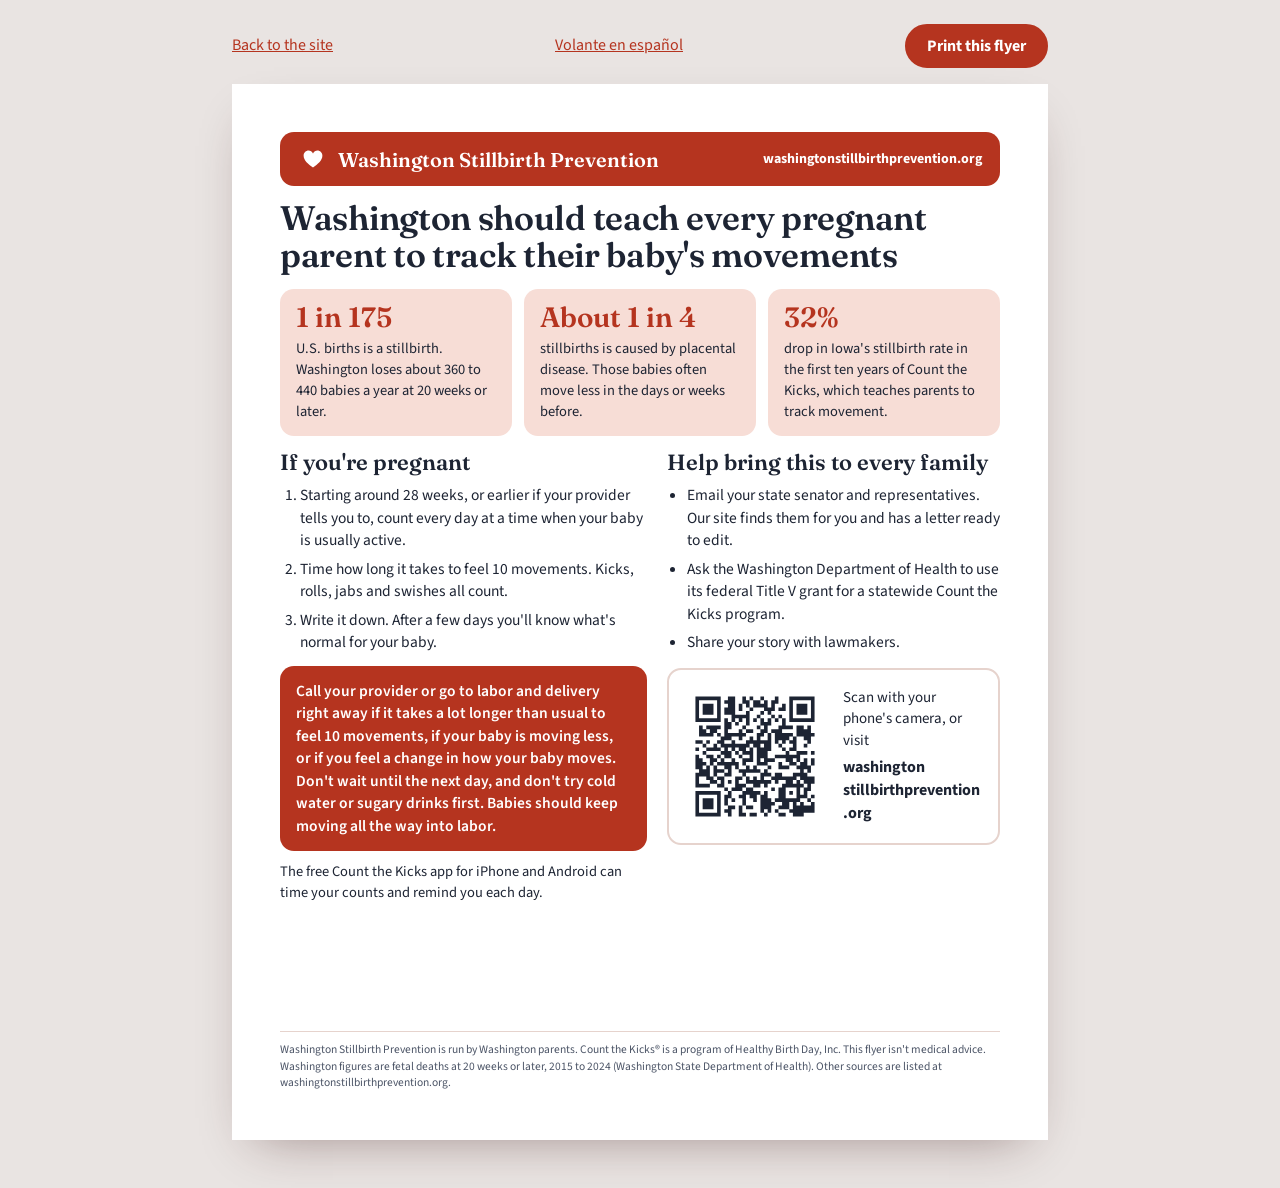
<file: flyer.html>
<!DOCTYPE html>
<html lang="en">
<head>
<meta charset="utf-8">
<meta name="viewport" content="width=device-width,initial-scale=1">
<title>Printable flyer | Washington Stillbirth Prevention</title>
<meta name="description" content="A one-page flyer about tracking your baby's movements and bringing Count the Kicks to every Washington family.">
<link rel="canonical" href="https://washingtonstillbirthprevention.org/flyer.html">
<link rel="alternate" hreflang="en" href="https://washingtonstillbirthprevention.org/flyer.html">
<link rel="alternate" hreflang="es" href="https://washingtonstillbirthprevention.org/es/flyer.html">
<link rel="icon" href="favicon.ico" sizes="48x48">
<link rel="icon" href="favicon.svg" type="image/svg+xml">
<link rel="apple-touch-icon" href="apple-touch-icon.png">
<link rel="preconnect" href="https://fonts.googleapis.com">
<link rel="preconnect" href="https://fonts.gstatic.com" crossorigin>
<link href="https://fonts.googleapis.com/css2?family=Fraunces:opsz,wght@9..144,600&amp;family=Source+Sans+3:wght@400;600;700&amp;display=swap" rel="stylesheet">
<link rel="stylesheet" href="assets/flyer.css?v=2">
</head>
<body>
<nav class="bar" aria-label="Flyer options"><a href="./">Back to the site</a><a href="es/flyer.html" hreflang="es" lang="es">Volante en español</a><button type="button" onclick="print()">Print this flyer</button></nav>
<main class="sheet">
<header class="head"><span class="brand"><svg viewBox="0 0 64 64" aria-hidden="true"><path d="M32 50 C22 43 12 35 12 25 C12 18.5 17 14 22.5 14 C26.5 14 30.2 16.4 32 20 C33.8 16.4 37.5 14 41.5 14 C47 14 52 18.5 52 25 C52 35 42 43 32 50 Z" fill="#fff"/></svg>Washington Stillbirth Prevention</span><span class="u">washington<wbr>stillbirth<wbr>prevention<wbr>.org</span></header>
<h1>Washington should teach every pregnant parent to track their baby's movements</h1>
<section class="facts" aria-label="Key facts">
<div class="fact"><b>1 in 175</b><p>U.S. births is a stillbirth. Washington loses about 360 to 440 babies a year at 20 weeks or later.</p></div>
<div class="fact"><b>About 1 in 4</b><p>stillbirths is caused by placental disease. Those babies often move less in the days or weeks before.</p></div>
<div class="fact"><b>32%</b><p>drop in Iowa's stillbirth rate in the first ten years of Count the Kicks, which teaches parents to track movement.</p></div>
</section>
<div class="cols">
<section>
<h2>If you're pregnant</h2>
<ol>
<li>Starting around 28 weeks, or earlier if your provider tells you to, count every day at a time when your baby is usually active.</li>
<li>Time how long it takes to feel 10 movements. Kicks, rolls, jabs and swishes all count.</li>
<li>Write it down. After a few days you'll know what's normal for your baby.</li>
</ol>
<p class="call">Call your provider or go to labor and delivery right away if it takes a lot longer than usual to feel 10 movements, if your baby is moving less, or if you feel a change in how your baby moves. Don't wait until the next day, and don't try cold water or sugary drinks first. Babies should keep moving all the way into labor.</p>
<p class="app">The free Count the Kicks app for iPhone and Android can time your counts and remind you each day.</p>
</section>
<section>
<h2>Help bring this to every family</h2>
<ul>
<li>Email your state senator and representatives. Our site finds them for you and has a letter ready to edit.</li>
<li>Ask the Washington Department of Health to use its federal Title V grant for a statewide Count the Kicks program.</li>
<li>Share your story with lawmakers.</li>
</ul>
<div class="qr"><img src="assets/qr.svg" alt="QR code for washingtonstillbirthprevention.org"><p>Scan with your phone's camera, or visit<strong>washington<wbr>stillbirth<wbr>prevention<wbr>.org</strong></p></div>
</section>
</div>
<p class="foot">Washington Stillbirth Prevention is run by Washington parents. Count the Kicks® is a program of Healthy Birth Day, Inc. This flyer isn't medical advice. Washington figures are fetal deaths at 20 weeks or later, 2015 to 2024 (Washington State Department of Health). Other sources are listed at washingtonstillbirthprevention.org.</p>
</main>
</body>
</html>
</file>
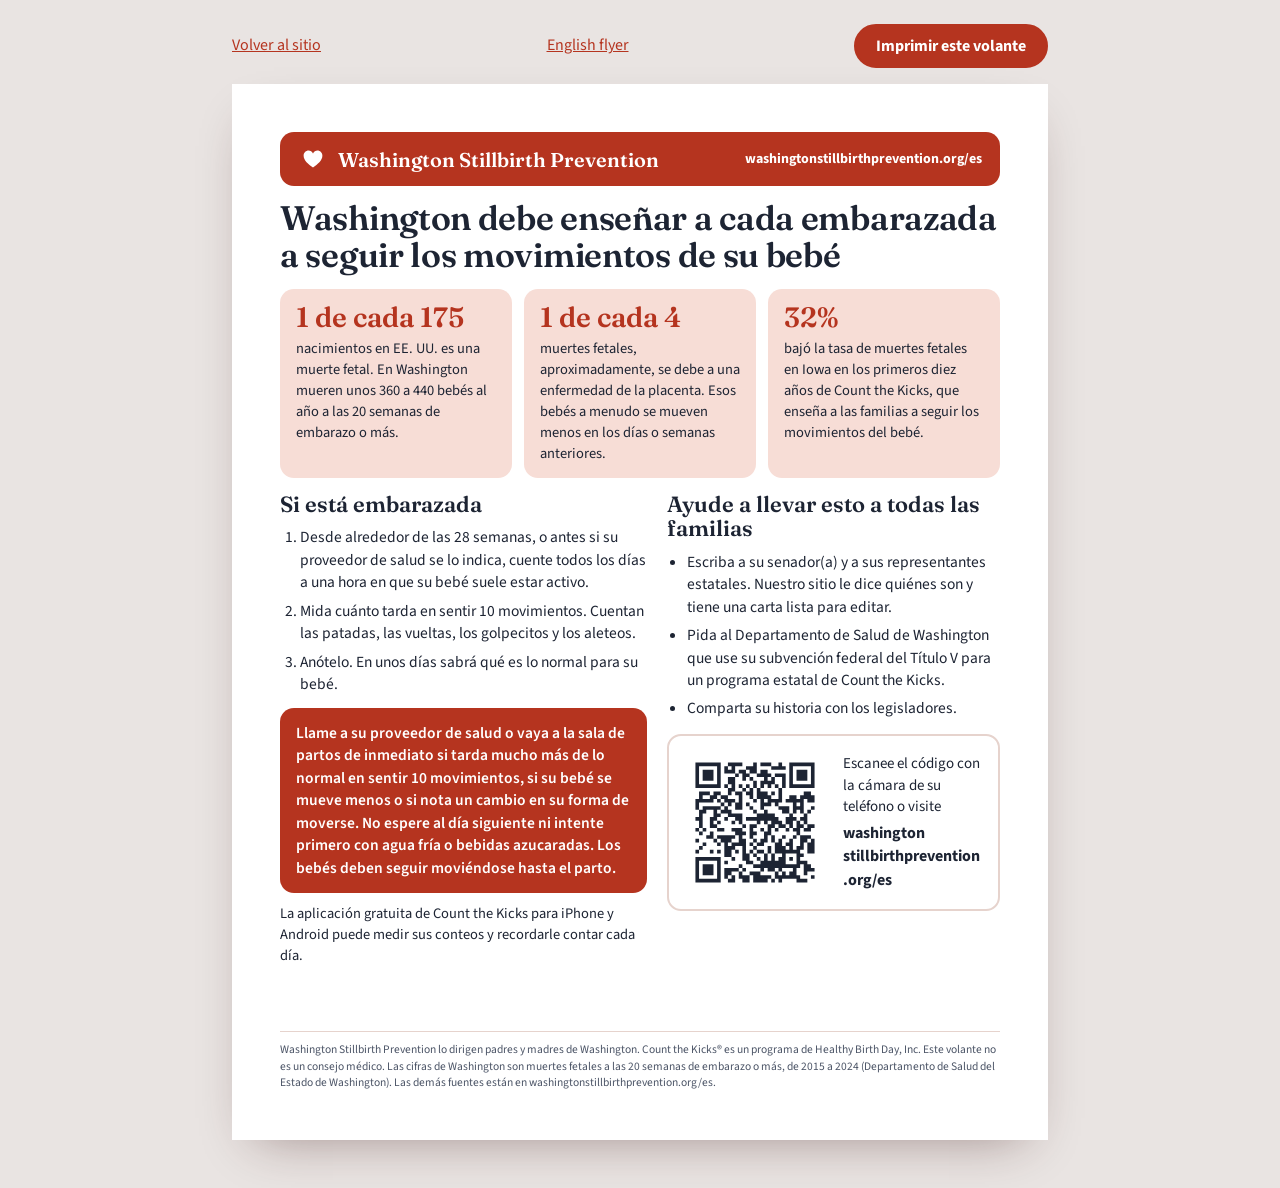
<file: es/flyer.html>
<!DOCTYPE html>
<html lang="es">
<head>
<meta charset="utf-8">
<meta name="viewport" content="width=device-width,initial-scale=1">
<title>Volante para imprimir | Washington Stillbirth Prevention</title>
<meta name="description" content="Un volante de una página sobre cómo seguir los movimientos de su bebé y por qué Washington debe llevar Count the Kicks a todas las familias.">
<link rel="canonical" href="https://washingtonstillbirthprevention.org/es/flyer.html">
<link rel="alternate" hreflang="en" href="https://washingtonstillbirthprevention.org/flyer.html">
<link rel="alternate" hreflang="es" href="https://washingtonstillbirthprevention.org/es/flyer.html">
<link rel="icon" href="../favicon.ico" sizes="48x48">
<link rel="icon" href="../favicon.svg" type="image/svg+xml">
<link rel="apple-touch-icon" href="../apple-touch-icon.png">
<link rel="preconnect" href="https://fonts.googleapis.com">
<link rel="preconnect" href="https://fonts.gstatic.com" crossorigin>
<link href="https://fonts.googleapis.com/css2?family=Fraunces:opsz,wght@9..144,600&amp;family=Source+Sans+3:wght@400;600;700&amp;display=swap" rel="stylesheet">
<link rel="stylesheet" href="../assets/flyer.css?v=2">
</head>
<body>
<nav class="bar" aria-label="Opciones del volante"><a href="./">Volver al sitio</a><a href="../flyer.html" hreflang="en" lang="en">English flyer</a><button type="button" onclick="print()">Imprimir este volante</button></nav>
<main class="sheet">
<header class="head"><span class="brand"><svg viewBox="0 0 64 64" aria-hidden="true"><path d="M32 50 C22 43 12 35 12 25 C12 18.5 17 14 22.5 14 C26.5 14 30.2 16.4 32 20 C33.8 16.4 37.5 14 41.5 14 C47 14 52 18.5 52 25 C52 35 42 43 32 50 Z" fill="#fff"/></svg><span lang="en">Washington Stillbirth Prevention</span></span><span class="u">washington<wbr>stillbirth<wbr>prevention<wbr>.org/es</span></header>
<h1>Washington debe enseñar a cada embarazada a seguir los movimientos de su bebé</h1>
<section class="facts" aria-label="Datos clave">
<div class="fact"><b>1 de cada 175</b><p>nacimientos en EE. UU. es una muerte fetal. En Washington mueren unos 360 a 440 bebés al año a las 20 semanas de embarazo o más.</p></div>
<div class="fact"><b>1 de cada 4</b><p>muertes fetales, aproximadamente, se debe a una enfermedad de la placenta. Esos bebés a menudo se mueven menos en los días o semanas anteriores.</p></div>
<div class="fact"><b>32%</b><p>bajó la tasa de muertes fetales en Iowa en los primeros diez años de Count the Kicks, que enseña a las familias a seguir los movimientos del bebé.</p></div>
</section>
<div class="cols">
<section>
<h2>Si está embarazada</h2>
<ol>
<li>Desde alrededor de las 28 semanas, o antes si su proveedor de salud se lo indica, cuente todos los días a una hora en que su bebé suele estar activo.</li>
<li>Mida cuánto tarda en sentir 10 movimientos. Cuentan las patadas, las vueltas, los golpecitos y los aleteos.</li>
<li>Anótelo. En unos días sabrá qué es lo normal para su bebé.</li>
</ol>
<p class="call">Llame a su proveedor de salud o vaya a la sala de partos de inmediato si tarda mucho más de lo normal en sentir 10 movimientos, si su bebé se mueve menos o si nota un cambio en su forma de moverse. No espere al día siguiente ni intente primero con agua fría o bebidas azucaradas. Los bebés deben seguir moviéndose hasta el parto.</p>
<p class="app">La aplicación gratuita de Count the Kicks para iPhone y Android puede medir sus conteos y recordarle contar cada día.</p>
</section>
<section>
<h2>Ayude a llevar esto a todas las familias</h2>
<ul>
<li>Escriba a su senador(a) y a sus representantes estatales. Nuestro sitio le dice quiénes son y tiene una carta lista para editar.</li>
<li>Pida al Departamento de Salud de Washington que use su subvención federal del Título V para un programa estatal de Count the Kicks.</li>
<li>Comparta su historia con los legisladores.</li>
</ul>
<div class="qr"><img src="../assets/qr-es.svg" alt="Código QR de washingtonstillbirthprevention.org/es"><p>Escanee el código con la cámara de su teléfono o visite<strong>washington<wbr>stillbirth<wbr>prevention<wbr>.org/es</strong></p></div>
</section>
</div>
<p class="foot"><span lang="en">Washington Stillbirth Prevention</span> lo dirigen padres y madres de Washington. Count the Kicks® es un programa de Healthy Birth Day, Inc. Este volante no es un consejo médico. Las cifras de Washington son muertes fetales a las 20 semanas de embarazo o más, de 2015 a 2024 (Departamento de Salud del Estado de Washington). Las demás fuentes están en washingtonstillbirthprevention.org/es.</p>
</main>
</body>
</html>
</file>
<file: assets/site.css>
/* VOICE: tender and steady, written by a parent for parents and lawmakers
   IDEA: the paper kick-count chart a nurse hands you at 28 weeks
   PICTURE: a live tally card, ten movements landing on a two-hour timeline
   COLOUR and TYPE: blush field, deep ink, one coral accent; Fraunces titles, Source Sans body
   LAYOUT: poster hero with the chart card, then calm bands, nav to footer */
:root{color-scheme:light dark;
--bg:light-dark(#ffffff,#151821);--ink:light-dark(#1d2433,#eef0f5);--soft:light-dark(#4b5466,#b7bdcb);
--blush:light-dark(#f7ddd6,#2a2230);--card:light-dark(#ffffff,#1d2130);--line:light-dark(#e6d3cd,#3a3446);
--coral:light-dark(#b5341f,#ff7a63);--on-coral:light-dark(#ffffff,#151821);--deep:light-dark(#1d2433,#0e1017);
--navbg:light-dark(rgba(255,255,255,.92),rgba(21,24,33,.92));--bar:light-dark(#9ca1ab,#727785);--band:light-dark(#f5e3e0,#3d2e37)}
/* Browsers without light-dark() would otherwise drop every colour above */
@supports not (color:light-dark(#000,#fff)){
:root{--bg:#ffffff;--ink:#1d2433;--soft:#4b5466;--blush:#f7ddd6;--card:#ffffff;--line:#e6d3cd;--coral:#b5341f;--on-coral:#ffffff;--deep:#1d2433;--navbg:rgba(255,255,255,.92);--bar:#9ca1ab;--band:#f5e3e0}
@media(prefers-color-scheme:dark){:root{--bg:#151821;--ink:#eef0f5;--soft:#b7bdcb;--blush:#2a2230;--card:#1d2130;--line:#3a3446;--coral:#ff7a63;--on-coral:#151821;--deep:#0e1017;--navbg:rgba(21,24,33,.92);--bar:#727785;--band:#3d2e37}}
}
*{box-sizing:border-box;min-width:0}
html{scroll-behavior:smooth;scroll-padding-top:72px}
body{margin:0;background:var(--bg);color:var(--ink);font:17px/1.6 "Source Sans 3",system-ui,sans-serif;overflow-x:clip}
h1,h2,h3,h4{font-family:Fraunces,Georgia,serif;font-weight:600;line-height:1.08;text-wrap:balance;margin:0 0 .5em}
h1{font-size:clamp(34px,5vw,52px)}h2{font-size:clamp(28px,3.6vw,38px)}h3{font-size:21px;line-height:1.2}h4{font-size:18px;line-height:1.25}
p{margin:0 0 1em;max-width:68ch}a{color:var(--coral)}
.wrap{max-width:1240px;margin:0 auto}
.band{padding:clamp(36px,5vw,72px) max(5vw,16px)}
.blush{background:var(--blush)}
.sr-only{position:absolute;width:1px;height:1px;padding:0;margin:-1px;overflow:hidden;clip:rect(0,0,0,0);white-space:nowrap;border:0}
.skip{position:absolute;left:12px;top:-80px;z-index:20;background:var(--ink);color:var(--bg);padding:10px 16px;border-radius:8px;font-weight:700;text-decoration:none}
.skip:focus{top:12px}
a:focus-visible,button:focus-visible,input:focus-visible,select:focus-visible,textarea:focus-visible,summary:focus-visible,[tabindex="-1"]:focus-visible{outline:3px solid var(--coral);outline-offset:3px}
#main:focus{outline:none}
.alert{background:var(--coral);color:var(--on-coral);padding:12px max(5vw,16px);font-weight:600;text-align:center}
.alert p{margin:0 auto;max-width:none}
.alert a,.call a{color:var(--on-coral)}
.alert a:focus-visible,.call a:focus-visible{outline-color:var(--on-coral)}
nav{position:sticky;top:0;z-index:5;background:var(--navbg);-webkit-backdrop-filter:blur(8px);backdrop-filter:blur(8px);border-bottom:1px solid var(--line)}
nav .wrap{display:flex;align-items:center;gap:8px 20px;padding:12px max(5vw,16px);flex-wrap:wrap}
.brand{font-family:Fraunces,Georgia,serif;font-size:20px;line-height:1.2;color:var(--ink);text-decoration:none;margin-right:auto}
.lang{font-weight:700;font-size:15px;color:var(--coral);text-decoration:none;padding:8px 2px}
.lang:hover{text-decoration:underline}
.links{display:flex;gap:4px 18px;flex-wrap:wrap}
.links a{color:var(--soft);text-decoration:none;font-weight:600;font-size:15px;flex:none;padding:4px 0}
.links a:hover{color:var(--coral)}
.menu{display:none;align-items:center;gap:8px;min-height:44px;padding:0 16px;border-radius:999px;border:2px solid var(--ink);background:transparent;color:var(--ink);font:700 15px "Source Sans 3",sans-serif;cursor:pointer}
.menu .bars-i{display:inline-block;width:16px;height:2px;background:currentColor;box-shadow:0 -5px 0 currentColor,0 5px 0 currentColor}
@media(max-width:720px){
  html:not(.js) nav{position:static}
  nav .wrap{gap:4px 12px;padding:8px 16px;position:relative}
  .brand{font-size:17px;line-height:1.15;flex:1 1 0}
  .links{width:100%;gap:0 18px}
  .links a{padding:10px 0;font-size:16px}
  .js .menu{display:inline-flex}
  .js .links{display:none}
  .js nav.open .links{display:flex;flex-direction:column;position:absolute;left:0;right:0;top:100%;background:var(--bg);border-bottom:1px solid var(--line);box-shadow:0 18px 30px -18px rgba(0,0,0,.35);padding:4px 16px 12px;max-height:calc(100vh - 80px);overflow:auto}
  .js nav.open .links a{border-bottom:1px solid var(--line)}
}
.hero .wrap{display:grid;grid-template-columns:minmax(0,1.05fr) minmax(0,1fr);gap:clamp(24px,4vw,56px);align-items:center}
.lede{font-size:19px;color:var(--soft)}
.btns{display:flex;gap:12px;flex-wrap:wrap;margin-top:22px;align-items:center}
.btn{display:inline-flex;align-items:center;justify-content:center;min-height:46px;padding:0 20px;border-radius:999px;font:600 16px "Source Sans 3",sans-serif;text-decoration:none;border:2px solid var(--ink);color:var(--ink);background:transparent;cursor:pointer;text-align:center}
.btn.main{background:var(--coral);border-color:var(--coral);color:var(--on-coral)}
.btn:disabled{opacity:.45;cursor:default}
.btn.small{min-height:40px;padding:0 14px;font-size:15px}
.chart{margin:0;background:var(--card);border-radius:18px;padding:22px;box-shadow:0 20px 50px -24px rgba(60,20,20,.35);border:1px solid var(--line)}
.chart .top{display:flex;justify-content:space-between;gap:6px 12px;flex-wrap:wrap;font-size:14px;color:var(--soft)}
.tag{display:inline-block;margin-right:6px;padding:0 8px;border-radius:999px;border:1px solid var(--soft);font-size:12px;font-weight:700;letter-spacing:.04em;text-transform:uppercase}
.chart .big{font-family:Fraunces,Georgia,serif;font-size:clamp(30px,4vw,44px);line-height:1.05;margin:6px 0 2px}
.note{font-size:14px;color:var(--soft);margin-top:12px}
.grid2{display:grid;grid-template-columns:repeat(2,minmax(0,1fr));gap:24px;margin-top:24px}
.grid3{display:grid;grid-template-columns:repeat(3,minmax(0,1fr));gap:20px;margin-top:24px}
.panel{border-top:3px solid var(--ink);padding-top:16px}
.card{background:var(--card);border:1px solid var(--line);border-radius:16px;padding:22px}
.card p:last-child{margin-bottom:0}
.card a{overflow-wrap:anywhere}
.time{list-style:none;padding:0;margin:24px 0 0;border-left:2px solid var(--line)}
.time li{position:relative;padding:0 0 22px 26px}
.time li::before{content:"";position:absolute;left:-7px;top:6px;width:12px;height:12px;border-radius:50%;background:var(--coral)}
.time .d{font-weight:700}
.deep{background:var(--deep);color:#eef0f5}.deep p{color:#c9cedb}.deep a{color:#ff9a87}
.stat{font-family:Fraunces,Georgia,serif;font-size:clamp(40px,6vw,64px);line-height:1;color:#ff9a87;margin-bottom:8px}
.stat.mid{font-size:clamp(30px,4.2vw,46px);line-height:1.1}
.stat.coral{color:var(--coral)}
.caveat{margin-top:28px;padding:18px 20px;border-radius:12px;background:rgba(255,255,255,.06);border:1px solid rgba(255,255,255,.14)}
.small{font-size:14px}
.steps{display:grid;grid-template-columns:repeat(2,minmax(0,1fr));gap:20px;margin-top:24px}
.step{background:var(--blush);border-radius:16px;padding:22px}
.step p:last-child{margin-bottom:0}
.box{background:var(--card);border:1px solid var(--line);border-radius:16px;padding:22px;margin-top:32px;max-width:760px}
.box form{max-width:none}
.titlev{margin-top:32px;background:var(--blush);border-radius:16px;padding:24px}
.titlev p{max-width:80ch}
h3.gap{margin-top:40px}
.letter{display:block;width:100%;max-width:760px;min-height:460px;background:var(--card);border:1px solid var(--line);border-radius:14px;padding:20px;font:16px/1.55 "Source Sans 3",sans-serif;color:var(--ink);resize:vertical}
form{display:grid;gap:12px;max-width:620px}
label,legend{font-weight:600;font-size:15px}
input,textarea,select{width:100%;font:16px "Source Sans 3",sans-serif;padding:12px 14px;border-radius:10px;border:1px solid var(--line);background:var(--card);color:var(--ink)}
input[type=radio]{width:auto;margin:4px 10px 0 0;accent-color:var(--coral);flex:none}
textarea{min-height:130px;resize:vertical}
fieldset{border:1px solid var(--line);border-radius:12px;padding:12px 16px;margin:0;display:grid;gap:8px}
fieldset label{display:flex;align-items:flex-start;font-weight:400;font-size:16px}
.row{display:flex;flex-wrap:wrap;gap:10px;align-items:center;margin-top:16px}
.row label{width:100%}
.row select{width:auto;min-width:10em}
.out{display:none;background:var(--blush);border-radius:12px;padding:16px;font-size:15px}
.out.on{display:block}
.out p:last-child{margin-bottom:0}
.contacts{display:grid;grid-template-columns:repeat(2,minmax(0,1fr));gap:16px;margin:8px 0 16px}
.contacts .card{padding:16px 18px}
.contacts .card p{margin:0}
details{border-bottom:1px solid var(--line);padding:14px 0}
summary{cursor:pointer;font-weight:700;font-size:18px;min-height:30px}
details p{margin-top:10px}
.bars{display:grid;gap:10px;margin:14px 0;padding:0;list-style:none}
.bar{display:grid;grid-template-columns:minmax(0,11em) minmax(0,1fr) 3.4em;gap:10px;align-items:center;font-size:15px}
.bar .t{height:14px;border-radius:7px;background:var(--line)}
.bar .t i{display:block;height:100%;border-radius:7px;background:var(--soft)}
.bar.hi{font-weight:700}.bar.hi .t i{background:var(--coral)}
.bar .v{text-align:right;white-space:nowrap}
@media(max-width:520px){.bar{grid-template-columns:minmax(0,8em) minmax(0,1fr) 3em;font-size:13px}}
.leg{display:grid;gap:8px;margin:14px 0 0;padding:0;list-style:none}
.leg li{display:flex;justify-content:space-between;gap:4px 16px;flex-wrap:wrap;padding:10px 14px;border-radius:10px;background:var(--blush)}
.leg .who span{display:block;color:var(--soft);font-size:15px}
.leg .reach{display:flex;flex-direction:column;align-items:flex-end;font-size:15px}
.leg .reach a{overflow-wrap:anywhere}
@media(max-width:520px){.leg .reach{align-items:flex-start}}
.lerr{margin-top:12px;color:var(--coral);font-weight:600}
.dhead{margin:16px 0 0;font-weight:700;font-size:18px}
.wk{position:relative;display:grid;grid-template-columns:repeat(7,minmax(0,1fr));gap:8px;height:160px;margin:18px 0 0;padding-bottom:22px;border-bottom:1px solid var(--line)}
.wk .col{position:relative;display:flex;flex-direction:column;justify-content:flex-end;align-items:center;height:100%;z-index:1}
.wk .col i{position:relative;display:block;width:70%;max-width:34px;border-radius:6px 6px 0 0;background:var(--bar)}
.wk .col i.now{background:var(--coral)}
.wk .col b{position:absolute;top:-19px;left:50%;transform:translateX(-50%);font-size:13px}
.wk .col span{position:absolute;bottom:-22px;font-size:13px;color:var(--soft)}
.wk .rng{position:absolute;left:0;right:0;background:var(--band);border-top:1px dashed var(--coral);border-bottom:1px dashed var(--coral)}
.wk .rng span{position:absolute;left:4px;top:2px;font-size:12px;color:var(--coral);font-weight:600}
.kc{width:100%;border-collapse:collapse;margin-top:10px;font-size:15px}
.kc th{text-align:left;font-weight:600;color:var(--soft);font-size:13px;padding:4px 8px;border-bottom:1px solid var(--line)}
.kc td{padding:5px 8px;border-bottom:1px solid var(--line);white-space:nowrap}
.kc th:last-child,.kc td:last-child{text-align:right}
.kc tr.today td{font-weight:700;color:var(--coral)}
.how{counter-reset:h;display:grid;grid-template-columns:repeat(2,minmax(0,1fr));gap:18px;margin:24px 0 0;padding:0;list-style:none}
.how .st{background:var(--card);border:1px solid var(--line);border-radius:16px;padding:20px 20px 20px 64px;position:relative}
.how .st::before{counter-increment:h;content:counter(h);position:absolute;left:18px;top:18px;width:32px;height:32px;border-radius:50%;background:var(--coral);color:var(--on-coral);font-weight:700;display:grid;place-items:center}
.how .st p{margin:0}
.counter{margin-top:36px;background:var(--blush);border-radius:18px;padding:24px;display:grid;grid-template-columns:minmax(0,1fr) minmax(0,1fr);gap:24px;align-items:start}
.tap{width:100%;min-height:150px;border-radius:20px;border:0;background:var(--coral);color:var(--on-coral);font:700 22px "Source Sans 3",sans-serif;cursor:pointer;touch-action:manipulation}
.tap:disabled{opacity:.45;cursor:default}
.ctr-n{font-family:Fraunces,Georgia,serif;font-size:56px;line-height:1;margin:0}
.cres{font-weight:700;margin:10px 0 0}
.cres:empty,.warn:empty{display:none}
.warn{margin-top:14px;padding:14px 16px;border-radius:12px;border:2px solid var(--coral);background:var(--card);font-weight:600}
.warn p{margin:0}
.hist{list-style:none;padding:0;margin:10px 0 0;font-size:15px}
.hist li{display:flex;justify-content:space-between;gap:12px;padding:6px 0;border-bottom:1px solid var(--line)}
.hist li span:last-child{white-space:nowrap}
.call{margin-top:32px;background:var(--coral);color:var(--on-coral);border-radius:18px;padding:24px}
.call p,.call li,.call h3{color:var(--on-coral)}
footer{background:var(--deep);color:#c9cedb;font-size:15px}
footer p{max-width:90ch}
footer a{color:#ff9a87}
footer h2{font-size:20px;color:#eef0f5;margin-top:8px}
footer ul{margin:0 0 1em;padding-left:1.2em;columns:2 24em;column-gap:32px}
footer li{margin-bottom:6px;break-inside:avoid}
@media(max-width:900px){.grid3{grid-template-columns:minmax(0,1fr)}}
@media(max-width:820px){.hero .wrap,.grid2,.steps,.how,.counter,.contacts{grid-template-columns:minmax(0,1fr)}}
@media(prefers-reduced-motion:reduce){html{scroll-behavior:auto}}
@media print{nav,.alert,.skip,.counter,.btns,.box,form,.out{display:none!important}.band{padding:16px 0}.blush,.step,.titlev,.deep,footer,.call{background:none}.deep,.deep p,footer,footer h2,.call,.call p,.call h3,.call a{color:#1d2433}.stat,.deep a,footer a{color:#b5341f}}
</file>
<file: assets/flyer.css>
*{box-sizing:border-box}
html{background:#e9e4e2;color:#1d2433;font:16px/1.45 "Source Sans 3",system-ui,sans-serif}
body{margin:0;padding:24px 16px 48px}
h1,h2,h3{font-family:Fraunces,Georgia,serif;font-weight:600;margin:0;line-height:1.1}
p{margin:0}
a{color:#b5341f}
.bar{max-width:8.5in;margin:0 auto 16px;display:flex;flex-wrap:wrap;gap:12px;align-items:center;justify-content:space-between}
.bar button{min-height:44px;padding:0 20px;border-radius:999px;border:2px solid #b5341f;background:#b5341f;color:#fff;font:700 16px "Source Sans 3",sans-serif;cursor:pointer}
.bar button:focus-visible,.bar a:focus-visible{outline:3px solid #1d2433;outline-offset:3px}
.sheet{width:8.5in;min-height:11in;margin:0 auto;background:#fff;padding:.5in;box-shadow:0 20px 50px -24px rgba(60,20,20,.45);display:flex;flex-direction:column;gap:14px}
.head{display:flex;flex-wrap:wrap;align-items:center;justify-content:space-between;gap:4px 12px;background:#b5341f;color:#fff;border-radius:14px;padding:12px 18px}
.brand{display:flex;align-items:center;gap:10px;font:600 20px Fraunces,Georgia,serif}
.brand svg{width:30px;height:30px;flex:none}
.head .u{font-weight:700;font-size:14px;overflow-wrap:anywhere}
h1{font-size:34px;letter-spacing:-.3px}
.facts{display:grid;grid-template-columns:repeat(3,1fr);gap:12px}
.fact{background:#f7ddd6;border-radius:14px;padding:14px 16px}
.fact b{display:block;font:600 28px/1.05 Fraunces,Georgia,serif;color:#b5341f;margin-bottom:6px}
.fact p{font-size:14.5px}
.cols{display:grid;grid-template-columns:1.1fr 1fr;gap:20px;flex:1}
h2{font-size:22px;margin-bottom:10px}
ol,ul{margin:0;padding-left:1.25em}
li{margin-bottom:6px;font-size:15.5px}
.call{margin-top:12px;background:#b5341f;color:#fff;border-radius:14px;padding:14px 16px;font-weight:600;font-size:15.5px}
.app{margin-top:10px;font-size:14.5px}
.qr{display:flex;gap:14px;align-items:center;margin-top:14px;border:2px solid #e6d3cd;border-radius:14px;padding:12px}
.qr img{width:1.55in;height:1.55in;flex:none}
.qr p{font-size:15px}
.qr strong{display:block;font-size:16px;overflow-wrap:anywhere;margin-top:4px}
.foot{border-top:1px solid #e6d3cd;padding-top:10px;font-size:11.5px;color:#4b5466}
@page{size:letter;margin:0}
@media print{
  html{background:#fff}
  body{padding:0}
  .bar{display:none}
  .sheet{box-shadow:none;margin:0;width:8.5in;height:11in;min-height:0;overflow:hidden}
  *{-webkit-print-color-adjust:exact;print-color-adjust:exact}
}
@media screen and (max-width:8.8in){
  .sheet{width:auto;min-height:0;padding:20px}
  .facts,.cols{grid-template-columns:1fr}
  h1{font-size:30px}
  .qr img{width:1.2in;height:1.2in}
}
</file>
